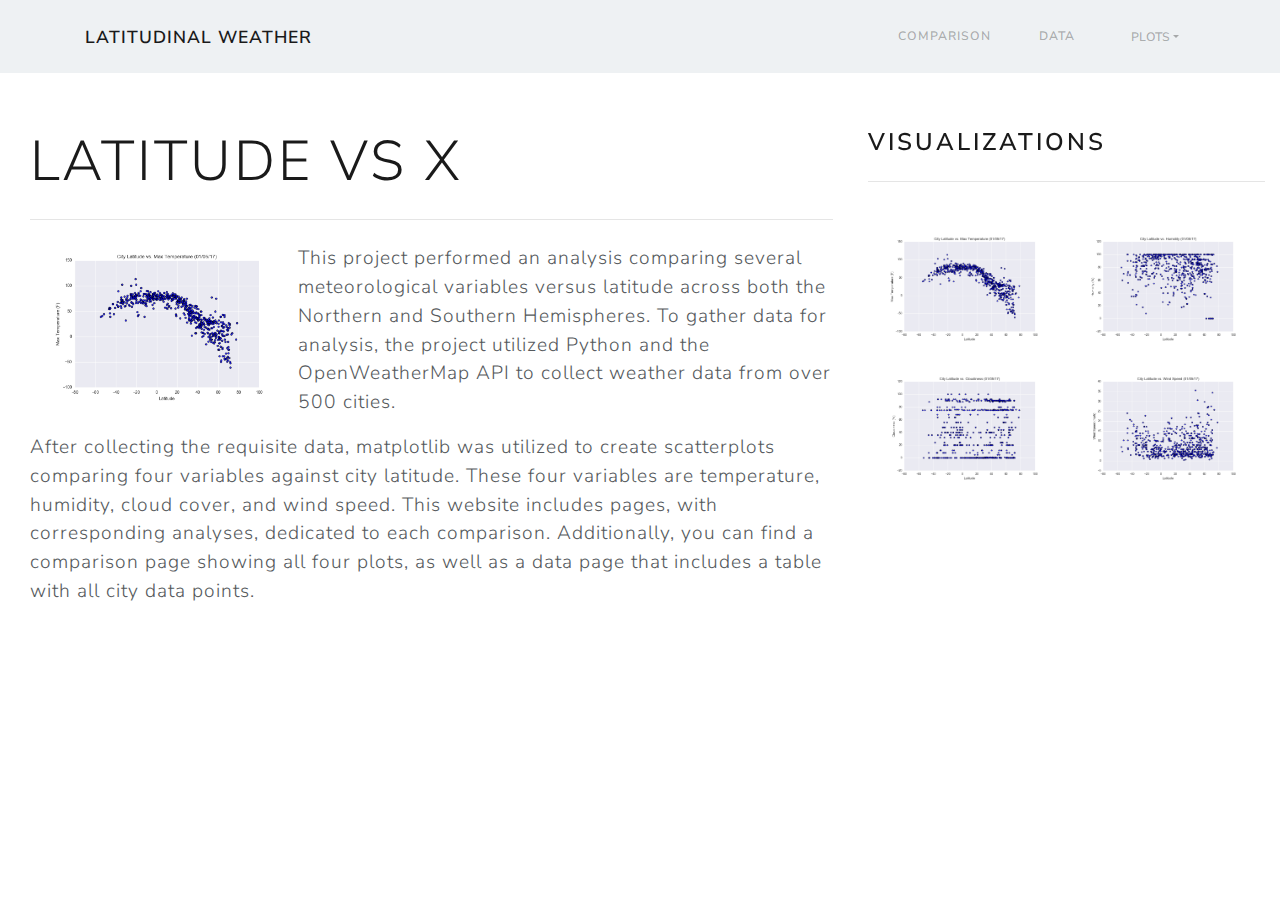
<file: WebVisualizations/index.html>
<!DOCTYPE html>
<html lang="en">
<head>
<meta charset="UTF-8">
<meta name="viewport" content="width=device-width, initial-scale=1.0">
<meta http-equiv="X-UA-Compatible" content="ie=edge">
<link rel="stylesheet" href="./Resources/bootstrap.css">
<link rel="stylesheet" href="https://cdnjs.cloudflare.com/ajax/libs/font-awesome/5.11.2/css/all.min.css">
<link rel="stylesheet" href="./Resources/style.css">
<title>Latitudinal Weather</title>
</head>
<body>

    <nav class="navbar navbar-expand-lg navbar-light fixed-top py-3" id="mainNav">
        <div class="container">
          <a class="navbar-brand js-scroll-trigger" href="#page-top">Latitudinal Weather</a>
          <button class="navbar-toggler navbar-toggler-right" type="button" data-toggle="collapse" data-target="#navbarResponsive" aria-controls="navbarResponsive" aria-expanded="false" aria-label="Toggle navigation">
            <span class="navbar-toggler-icon"></span>
          </button>
          <div class="collapse navbar-collapse" id="navbarResponsive">
            
            <ul class="navbar-nav ml-auto my-2 my-lg-0">
              <li class="nav-item">
                <a class="nav-link js-scroll-trigger" href="./comparison.html">Comparison</a>
              </li>
              <li class="nav-item">
                <a class="nav-link js-scroll-trigger" href="./data.html">Data</a>
              </li>
            </ul>
            <div class="btn-group" role="group" aria-label="Button group with nested dropdown">
              <button type="button" class="btn dropdown-toggle nav-link" data-toggle="dropdown" aria-haspopup="true" aria-expanded="false">Plots</button>
              <div class="dropdown-menu" aria-labelledby="btnGroupDrop1" style="">
                <a class="dropdown-item" href="./visualizations/temp.html">Max Temp</a>
                <a class="dropdown-item" href="./visualizations/hum.html">Humidity</a>
                <a class="dropdown-item" href="./visualizations/clouds.html">Cloudiness</a>
                <a class="dropdown-item" href="./visualizations/wind.html">Wind Speed</a>
              </div>
            </div>
          </div>
        </div>
      </nav>

      <div class='container-fluid front-page'>
        <div class='col-md-8 mt-5' style="float: left">
          <h2 class="display-4">Latitude vs X</h2>
          <hr class="my-4">
          <img class='col-sm-4 float-left' src='./assets/Fig1.png' alt='Visualization of Temperature versus Latitude'>
          <p class="lead">This project performed an analysis comparing several meteorological variables versus latitude across both the Northern and Southern Hemispheres. To gather data for analysis, the project utilized Python and the OpenWeatherMap API to collect weather data from over 500 cities.
          </p>
          <p class="lead">
            After collecting the requisite data, matplotlib was utilized to create scatterplots comparing four variables against city latitude. These four variables are temperature, humidity, cloud cover, and wind speed. This website includes pages, with corresponding analyses, dedicated to each comparison. Additionally, you can find a comparison page showing all four plots, as well as a data page that includes a table with all city data points.
          </p>
        </div>

        <div class='col-md-4 mt-5 viz-grid' style="float: right">
          <h3 class="display-5">Visualizations</h3>
          <hr class="my-4">
          <!--<a href='./plots/temp.html'>
            <img class='col-md-6 col-sm-3 float-left' src='./visualizations/Fig1.png' alt='Visualization of Temperature versus Latitude'>
          </a>
          <img class='col-md-6 col-sm-3 float-right' src='./visualizations/Fig2.png' alt='Visualization of Humidity versus Latitude'>
          <img class='col-md-6 col-sm-3 float-left mt-md-4' src='./visualizations/Fig3.png' alt='Visualization of Cloudiness versus Latitude'>
          <img class='col-md-6 col-sm-3 float-right mt-md-4' src='./visualizations/Fig4.png' alt='Visualization of Wind Speed versus Latitude'>-->
          
          <div class="col-md-6 col-sm-3 float-left mt-md-4">
            <div class="hovereffect">
                <img class="img-responsive col-md-12" src="./assets/Fig1.png" alt="">
                <div class="overlay">
                  <a href="./visualizations/temp.html">
                   <h2>vs Temp</h2>
                  </a>
                </div>
            </div>
          </div>

          <div class="col-md-6 col-sm-3 float-left mt-md-4">
            <div class="hovereffect">
                <img class="img-responsive col-md-12" src="./assets/Fig2.png" alt="">
                <div class="overlay">
                  <a href="./visualizations/hum.html">
                   <h2>vs Humidity</h2>
                  </a>
                </div>
            </div>
          </div>

          <div class="col-md-6 col-sm-3 float-left mt-md-4">
            <div class="hovereffect">
                <img class="img-responsive col-md-12" src="./assets/Fig3.png" alt="">
                <div class="overlay">
                  <a href="./visualizations/clouds.html">
                   <h2>vs Clouds</h2>
                  </a>
                </div>
            </div>
          </div>

          <div class="col-md-6 col-sm-3 float-left mt-md-4">
            <div class="hovereffect">
                <img class="img-responsive col-md-12" src="./assets/Fig4.png" alt="">
                <div class="overlay">
                  <a href="./visualizations/wind.html">
                   <h2>vs Wind</h2>
                  </a>
                </div>
            </div>
          </div>
        </div>

      </div>

<script src="https://cdnjs.cloudflare.com/ajax/libs/jquery/3.4.1/jquery.slim.min.js"></script>
<script src="https://cdnjs.cloudflare.com/ajax/libs/popper.js/1.16.0/umd/popper.min.js"></script>
<script src="https://cdnjs.cloudflare.com/ajax/libs/twitter-bootstrap/4.4.1/js/bootstrap.min.js"></script>
</body>
</html>
</file>
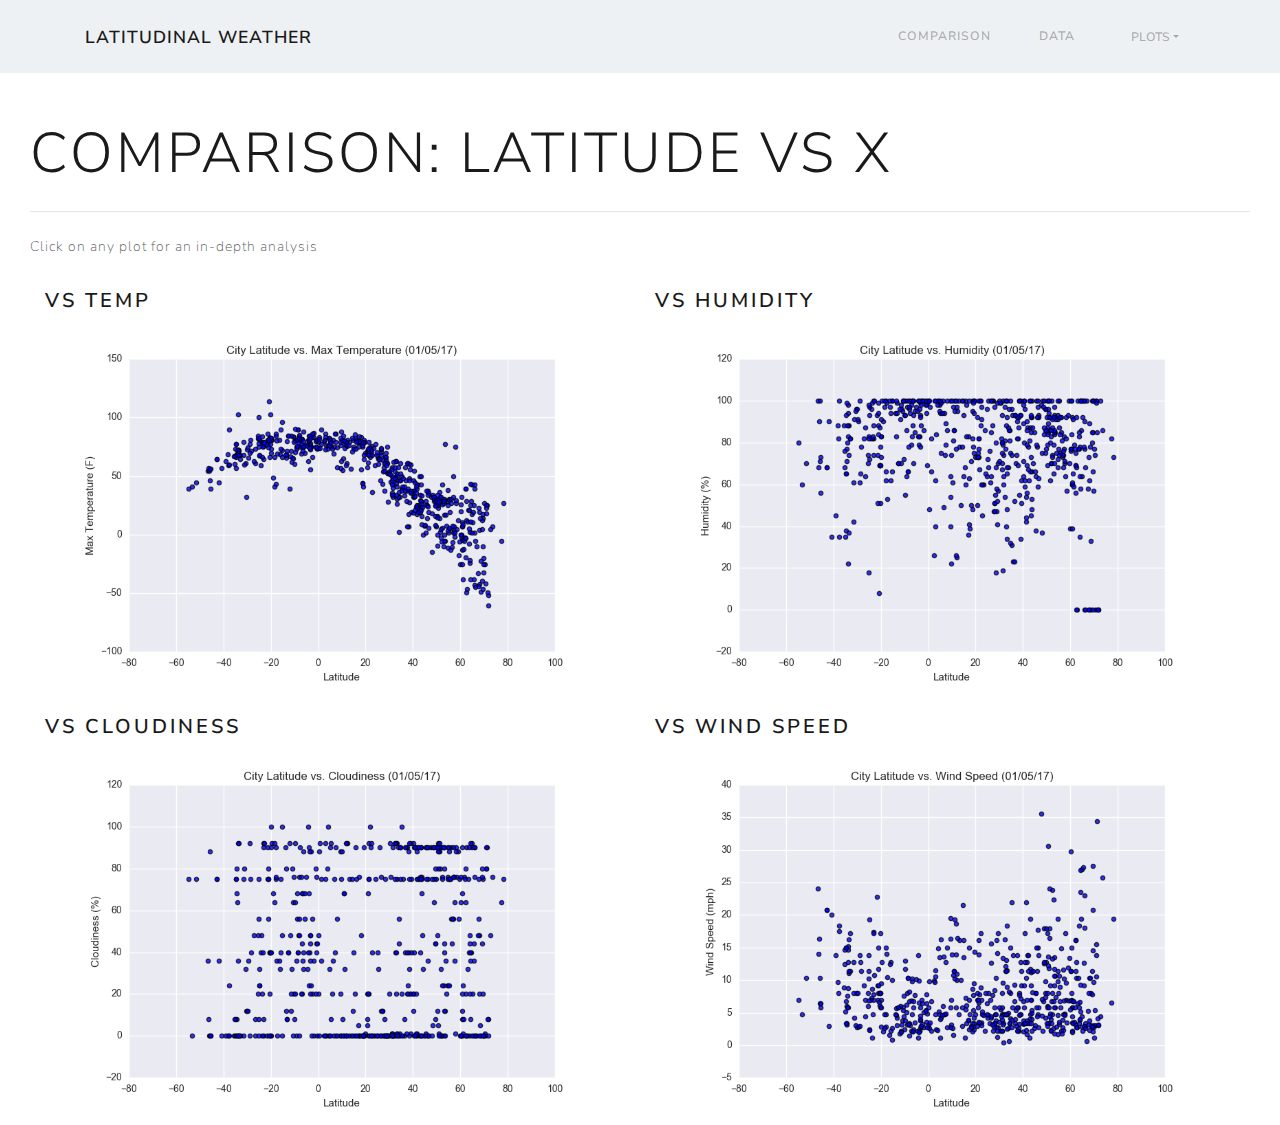
<file: WebVisualizations/comparison.html>
<!DOCTYPE html>
<html lang="en">
<head>
<meta charset="UTF-8">
<meta name="viewport" content="width=device-width, initial-scale=1.0">
<meta http-equiv="X-UA-Compatible" content="ie=edge">
<link rel="stylesheet" href="./Resources/bootstrap.css">
<link rel="stylesheet" href="https://cdnjs.cloudflare.com/ajax/libs/font-awesome/5.11.2/css/all.min.css">
<link rel="stylesheet" href="./Resources/style.css">
<title>Latitudinal Weather</title>
</head>
<body>

    <nav class="navbar navbar-expand-lg navbar-light fixed-top py-3" id="mainNav">
        <div class="container">
          <a class="navbar-brand js-scroll-trigger" href="./index.html">Latitudinal Weather</a>
          <button class="navbar-toggler navbar-toggler-right" type="button" data-toggle="collapse" data-target="#navbarResponsive" aria-controls="navbarResponsive" aria-expanded="false" aria-label="Toggle navigation">
            <span class="navbar-toggler-icon"></span>
          </button>
          <div class="collapse navbar-collapse" id="navbarResponsive">
            
            <ul class="navbar-nav ml-auto my-2 my-lg-0">
              <li class="nav-item">
                <a class="nav-link js-scroll-trigger" href="./comparison.html">Comparison</a>
              </li>
              <li class="nav-item">
                <a class="nav-link js-scroll-trigger" href="./data.html">Data</a>
              </li>
            </ul>
            <div class="btn-group" role="group" aria-label="Button group with nested dropdown">
              <button type="button" class="btn dropdown-toggle nav-link" data-toggle="dropdown" aria-haspopup="true" aria-expanded="false">Plots</button>
              <div class="dropdown-menu" aria-labelledby="btnGroupDrop1" style="">
                <a class="dropdown-item" href="./visualizations/temp.html">Max Temp</a>
                <a class="dropdown-item" href="./visualizations/hum.html">Humidity</a>
                <a class="dropdown-item" href="./visualizations/clouds.html">Cloudiness</a>
                <a class="dropdown-item" href="./visualizations/wind.html">Wind Speed</a>
              </div>
            </div>
          </div>
        </div>
      </nav>

      <div class='container-fluid comparison-page'>
        <div class='col-md-12 mt-5'>
          <h2 class="display-4">Comparison: Latitude vs X</h2>
          <hr class="my-4">
          
          <p>Click on any plot for an in-depth analysis</p>
          
          <div class='col-md-6 col-sm-12 mt-3 float-left'>
            <h4 class="display-5">vs Temp</h4>
            <a href='./visualizations/temp.html'>
              <img class='col-12' src='./assets/Fig1.png' alt='Visualization of Temperature versus Latitude'>
            </a>
          </div>
          <div class='col-md-6 col-sm-12 mt-3 float-right'>
            <h4 class="display-5">vs Humidity</h4>
            <a href='./visualizations/hum.html'>
              <img class='col-12' src='./assets/Fig2.png' alt='Visualization of Humidity versus Latitude'>
            </a>
          </div>
          <div class='col-md-6 col-sm-12 mt-3 float-left'>
            <h4 class="display-5">vs Cloudiness</h4>
            <a href='./visualizations/clouds.html'>
              <img class='col-12' src='./assets/Fig3.png' alt='Visualization of Cloudiness versus Latitude'>
            </a>
          </div>
          <div class='col-md-6 col-sm-12 mt-3 float-right'>
            <h4 class="display-5">vs Wind Speed</h4>
            <a href='./visualizations/wind.html'>
            <img class='col-12' src='./assets/Fig4.png' alt='Visualization of Wind Speed versus Latitude'>
            </a>
          </div>
        </div>
    </div>


<script src="https://cdnjs.cloudflare.com/ajax/libs/jquery/3.4.1/jquery.slim.min.js"></script>
<script src="https://cdnjs.cloudflare.com/ajax/libs/popper.js/1.16.0/umd/popper.min.js"></script>
<script src="https://cdnjs.cloudflare.com/ajax/libs/twitter-bootstrap/4.4.1/js/bootstrap.min.js"></script>
</body>
</html>
</file>
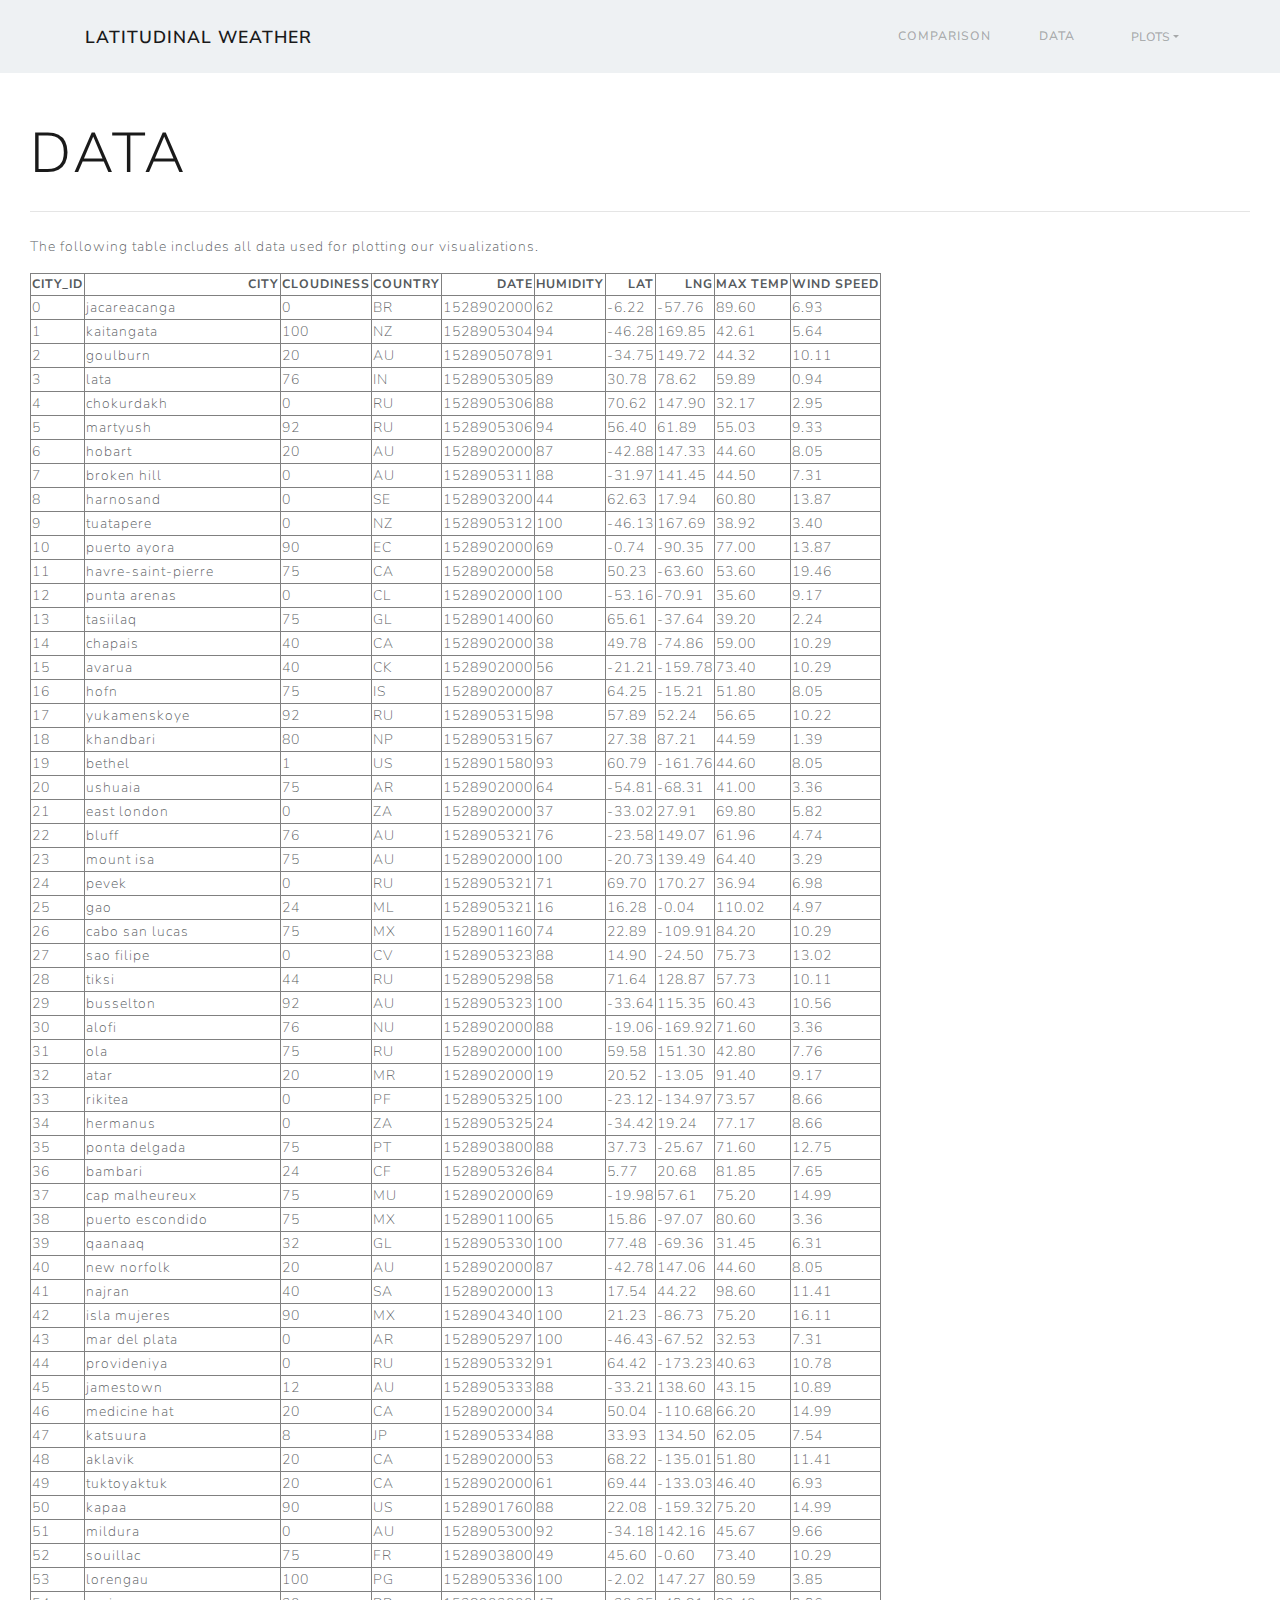
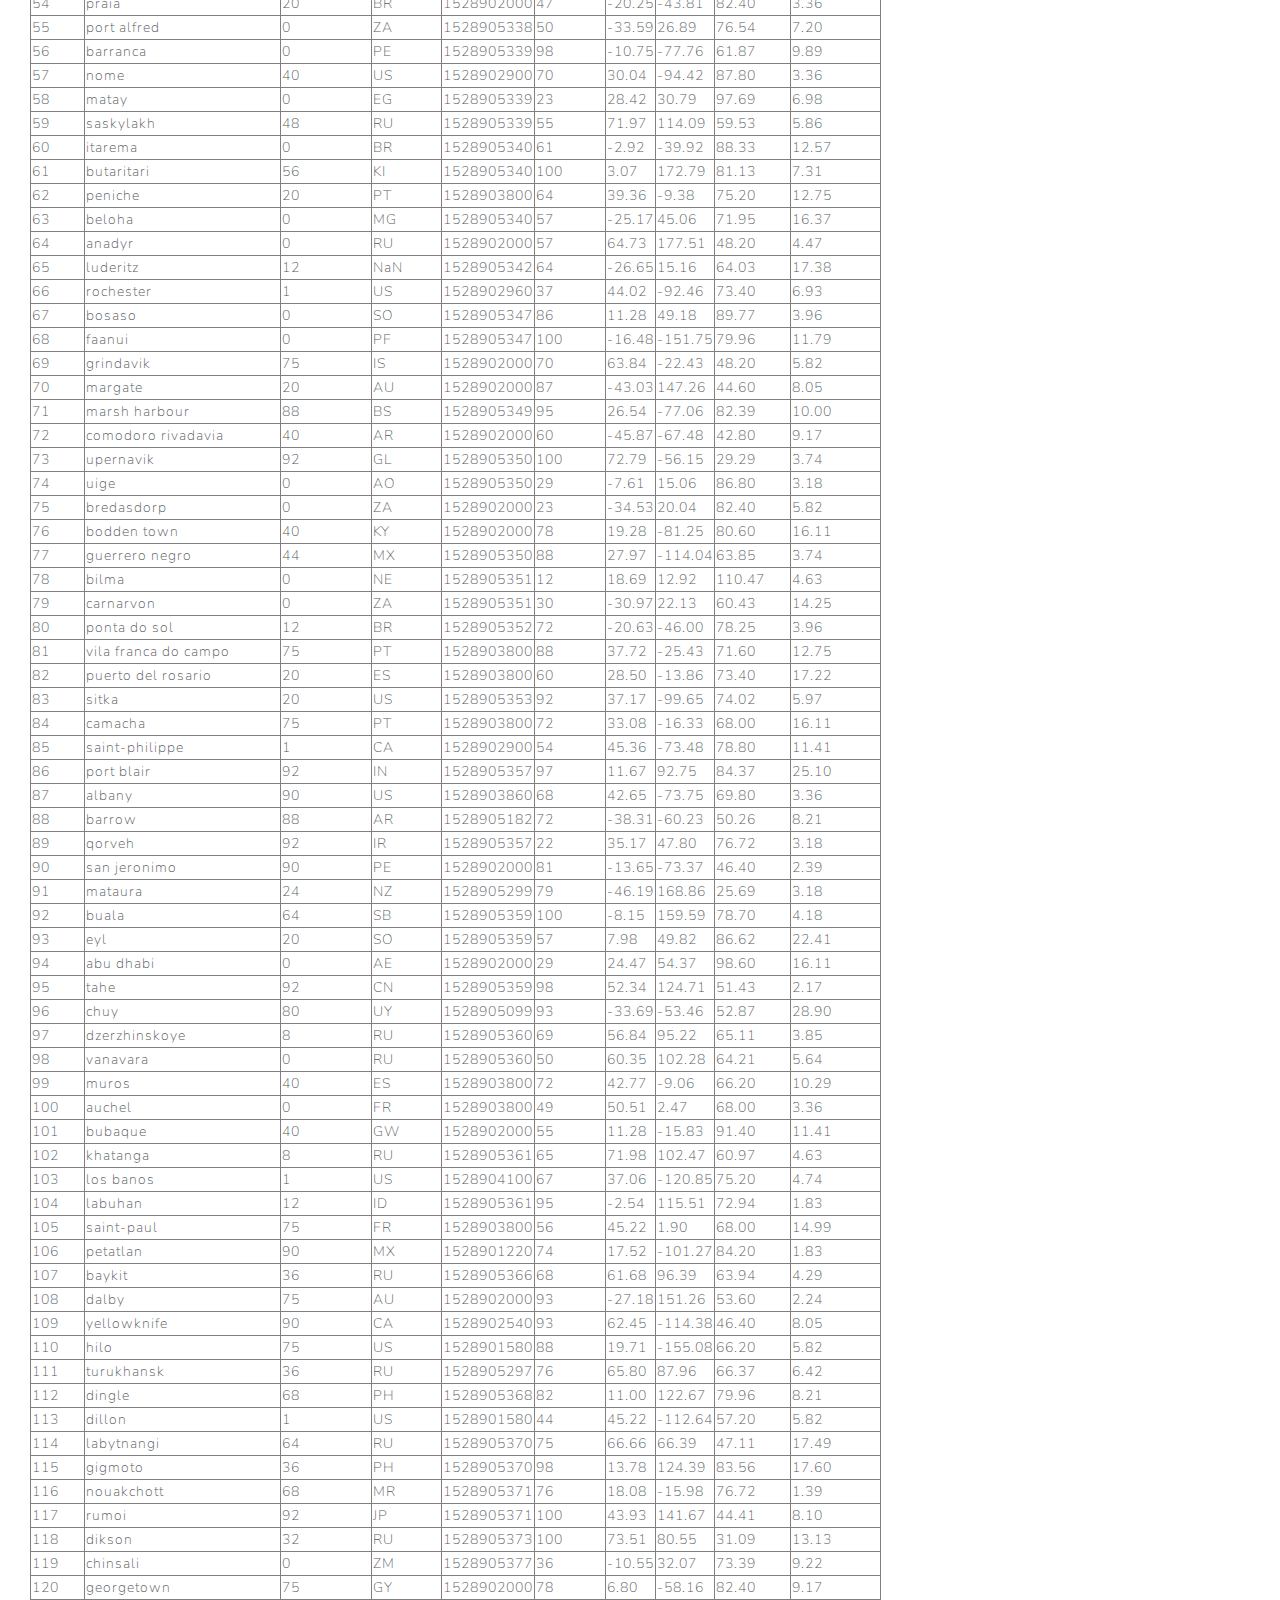
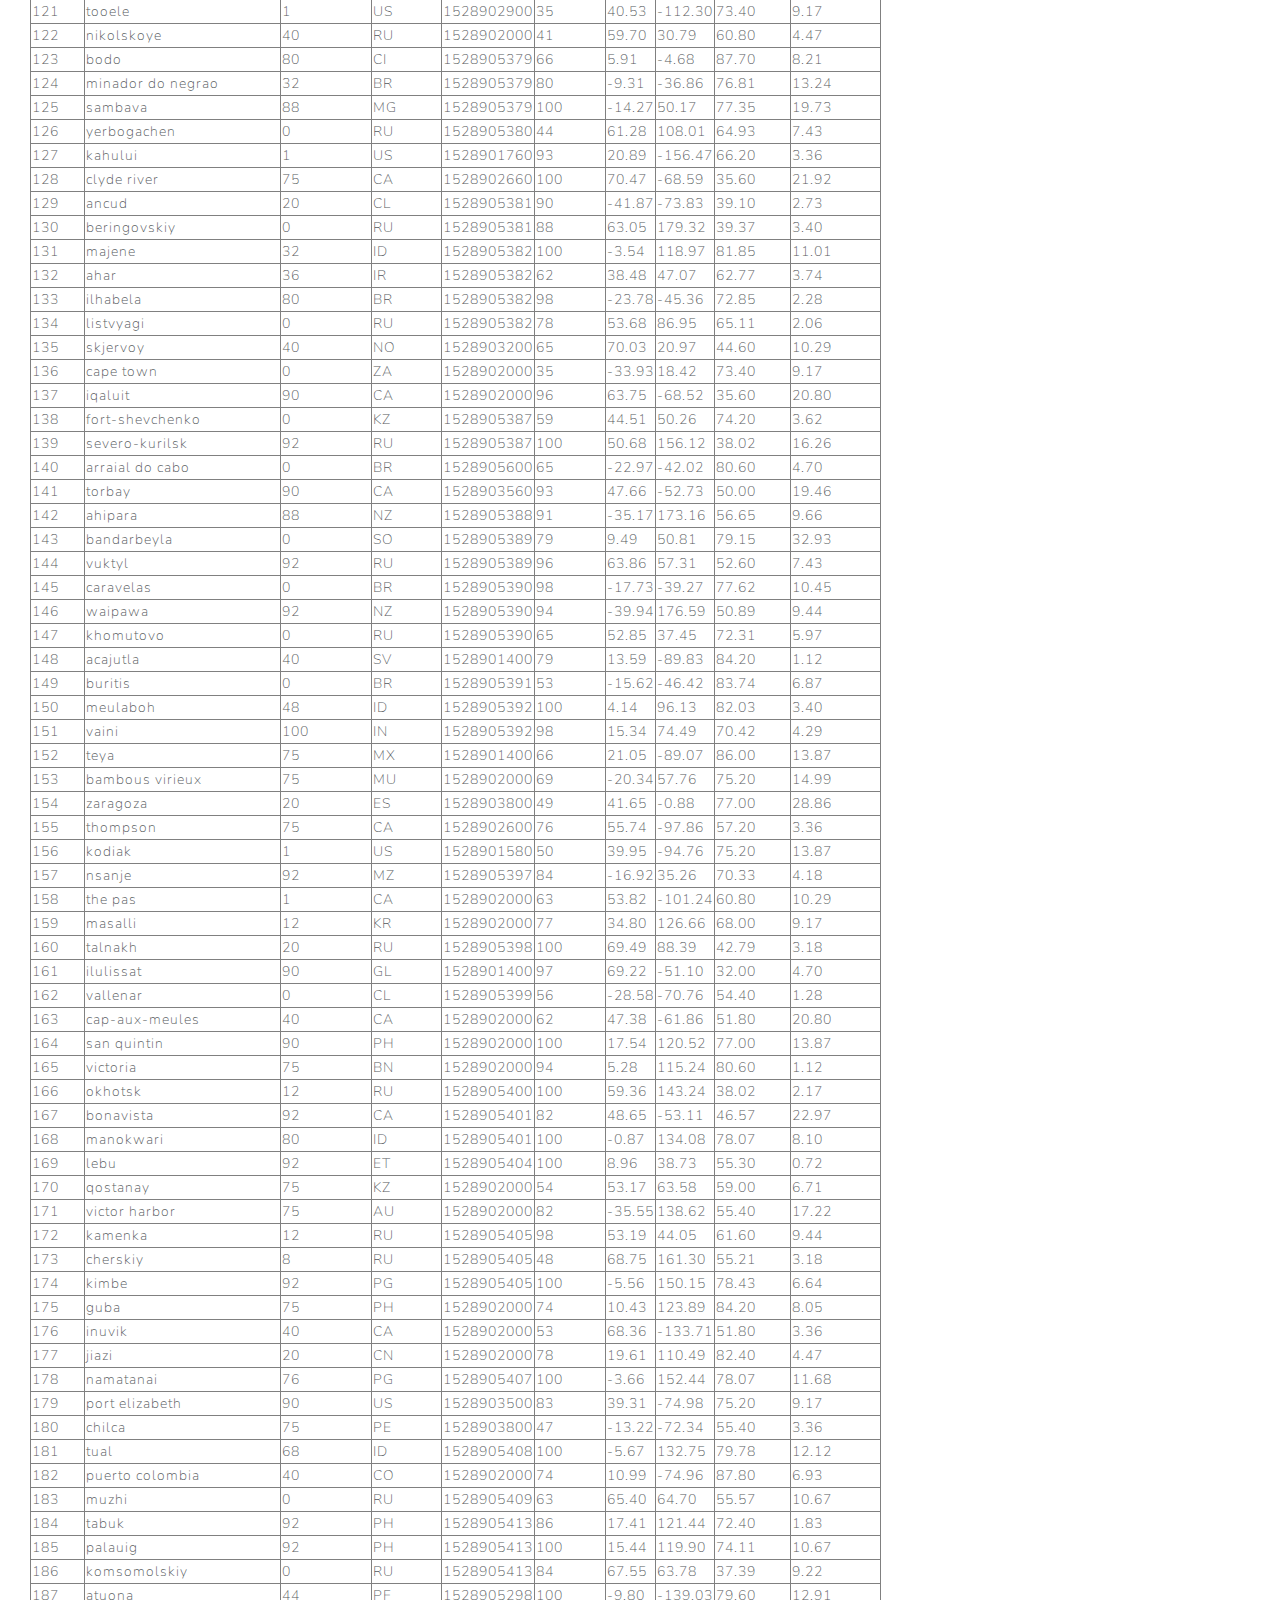
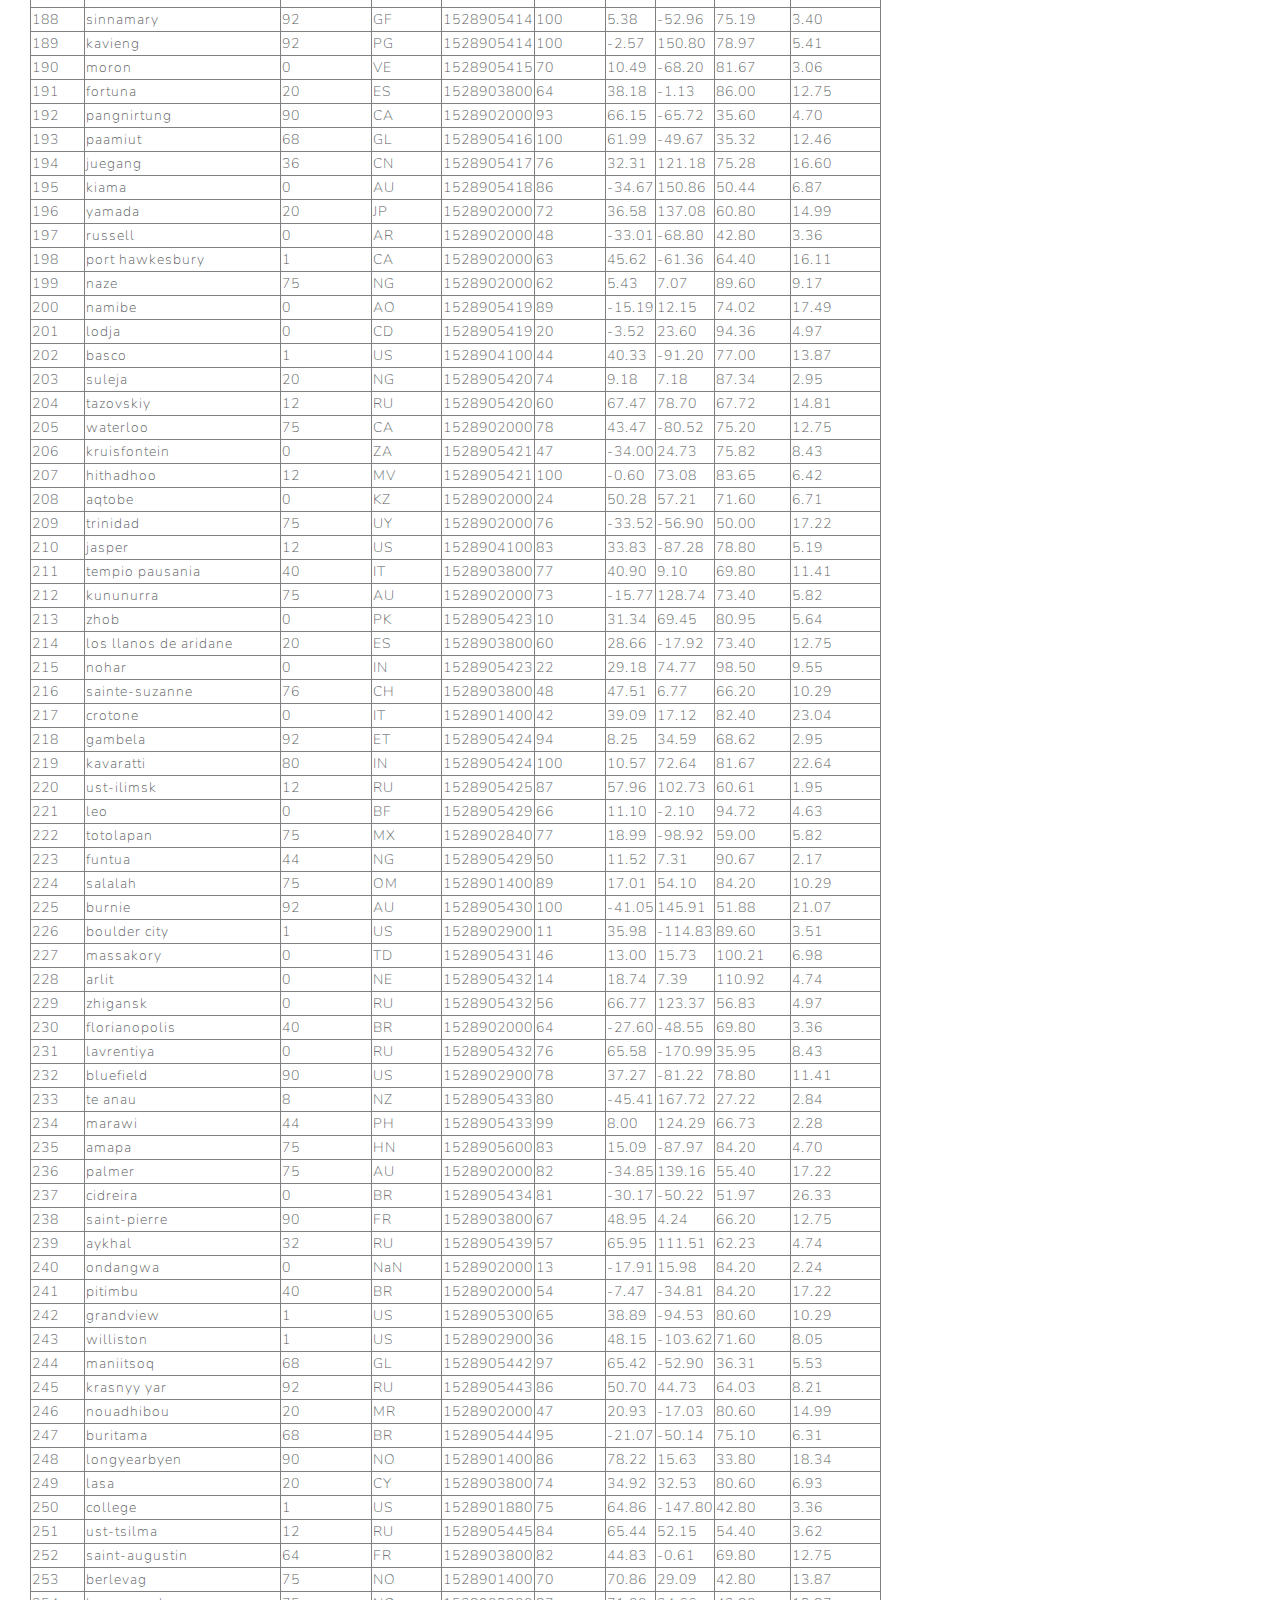
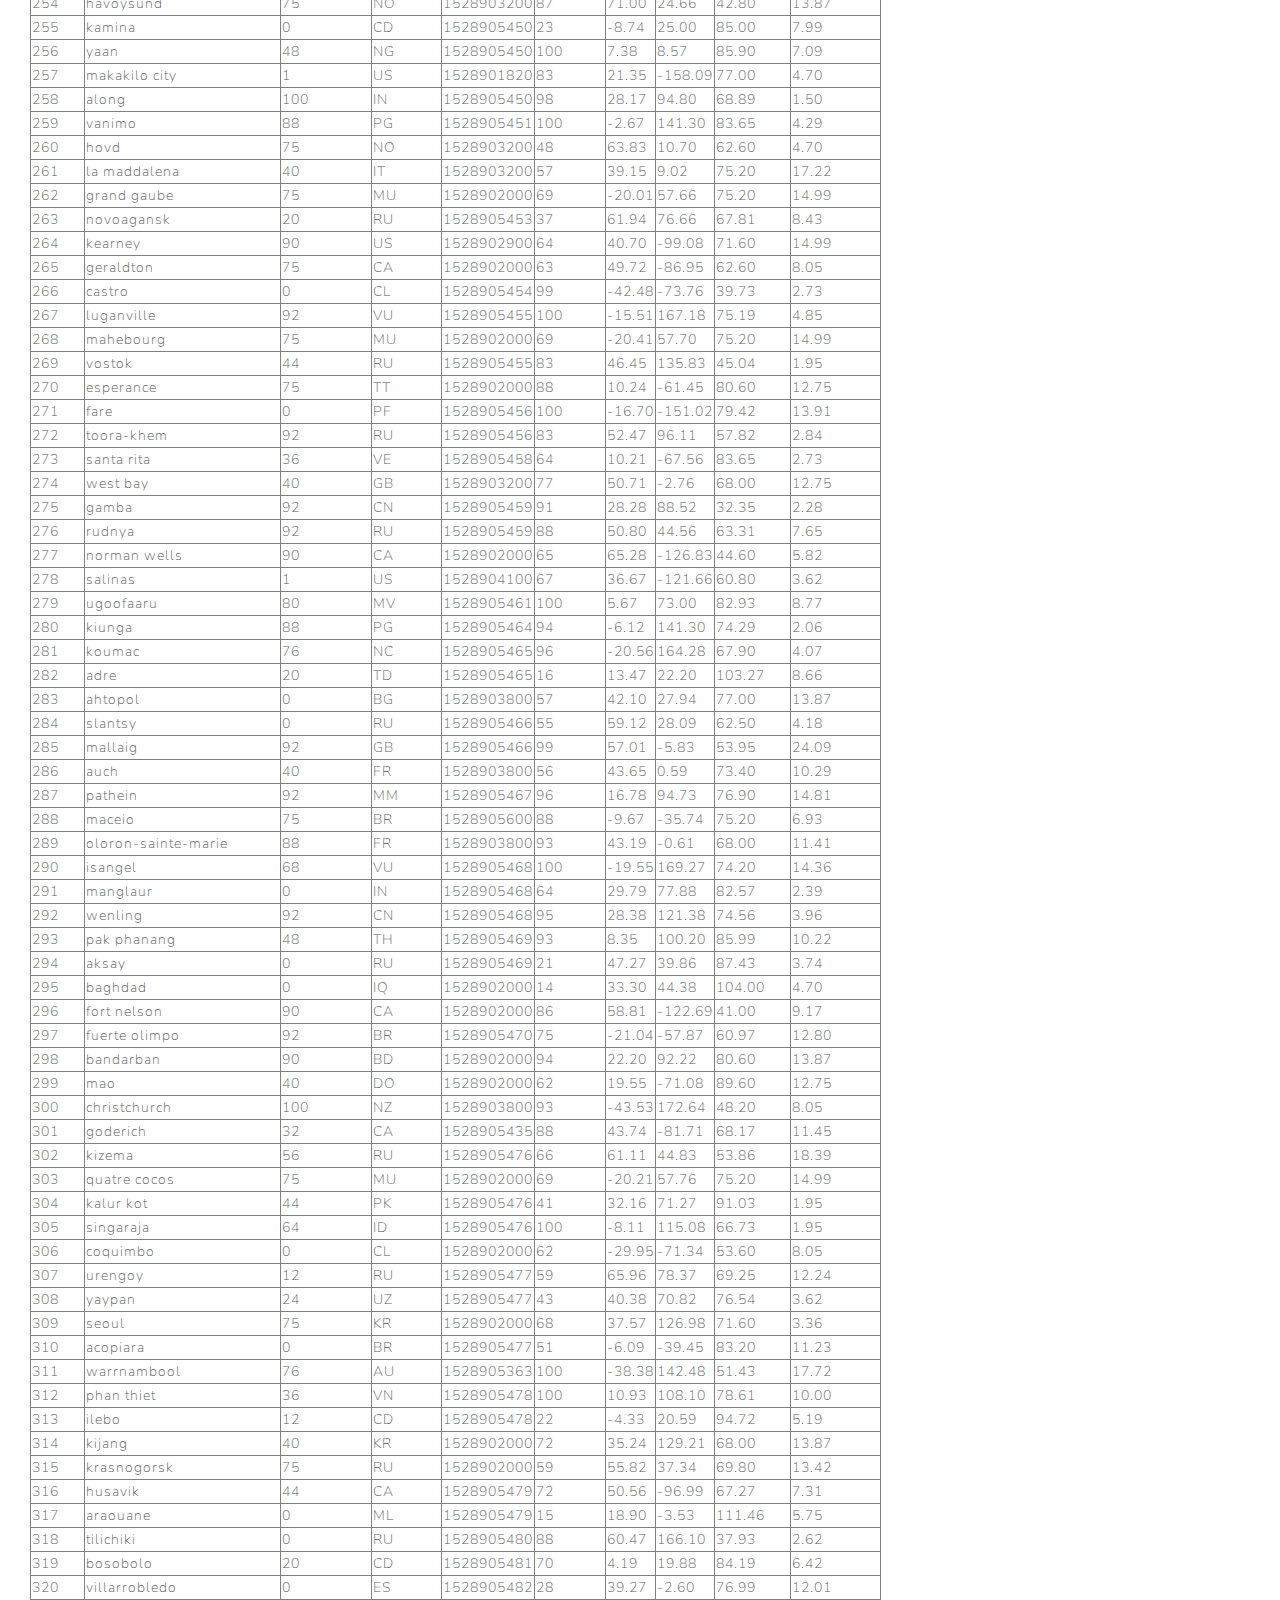
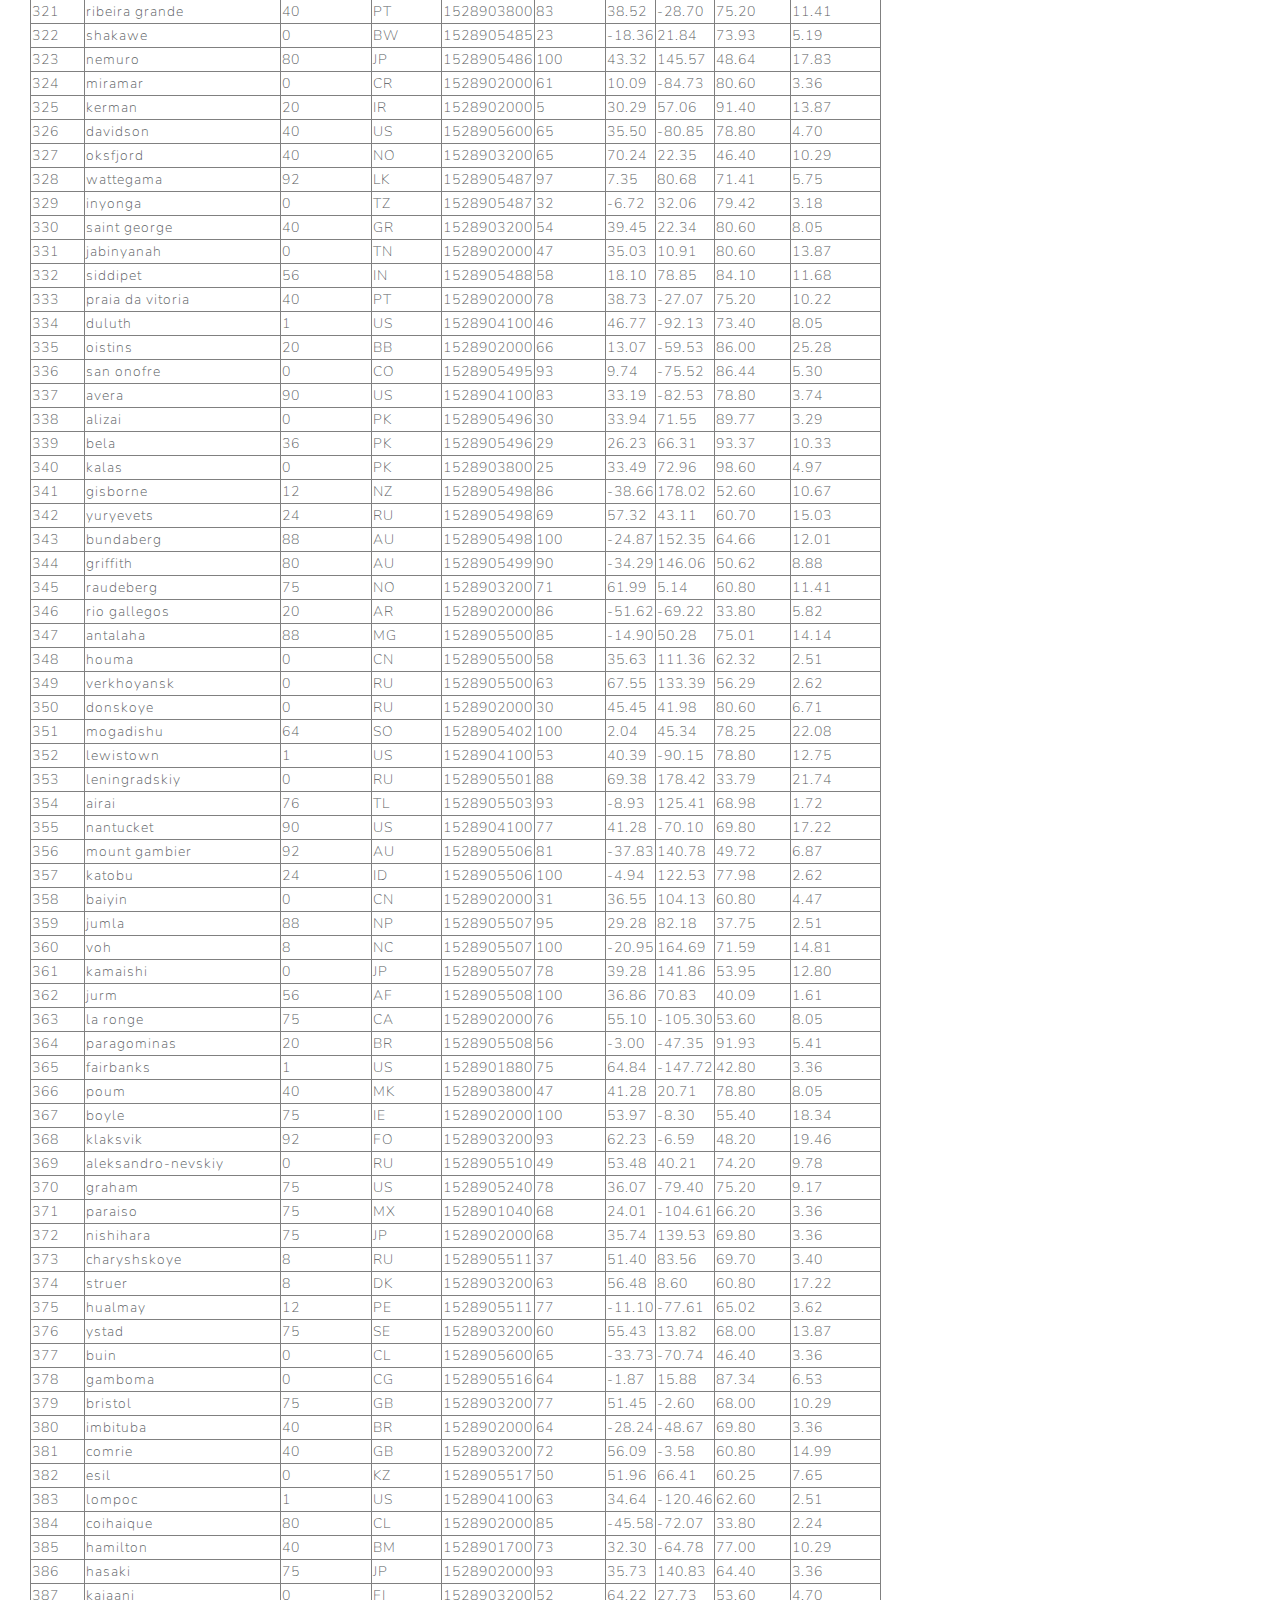
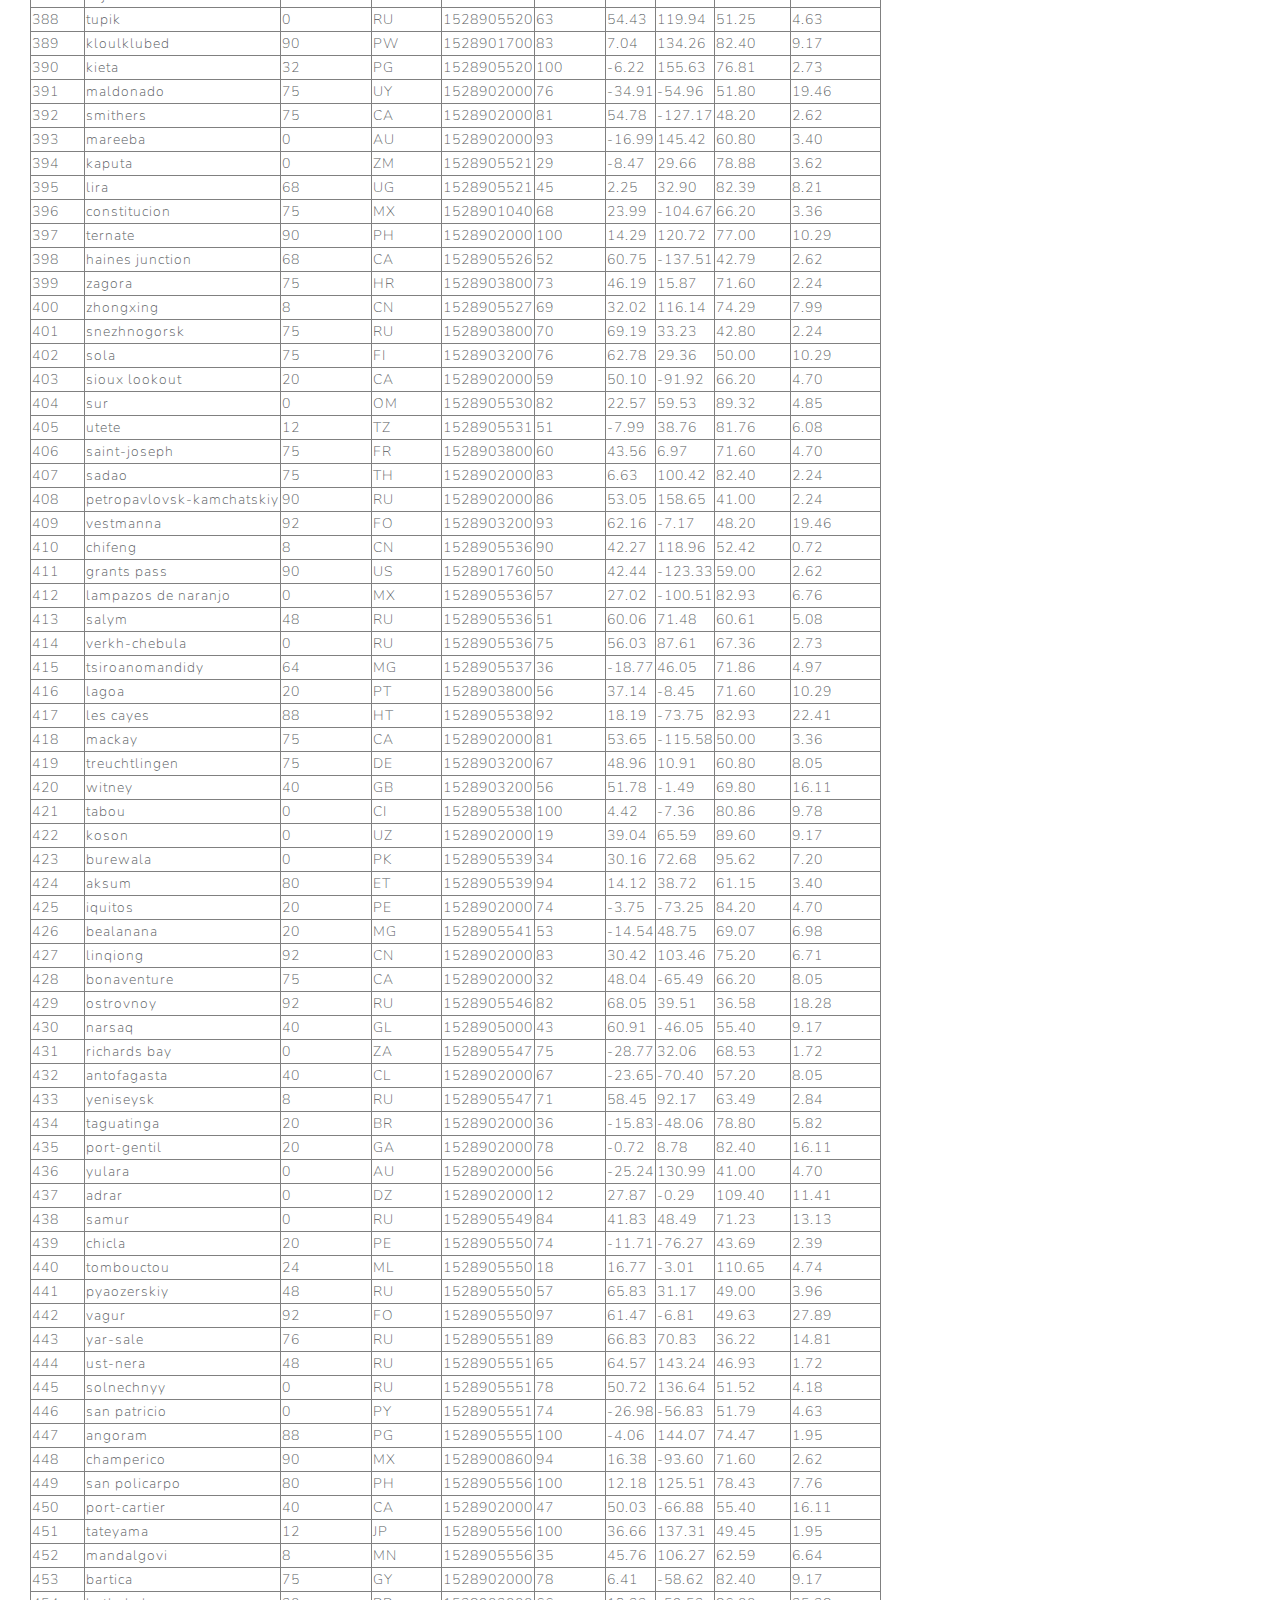
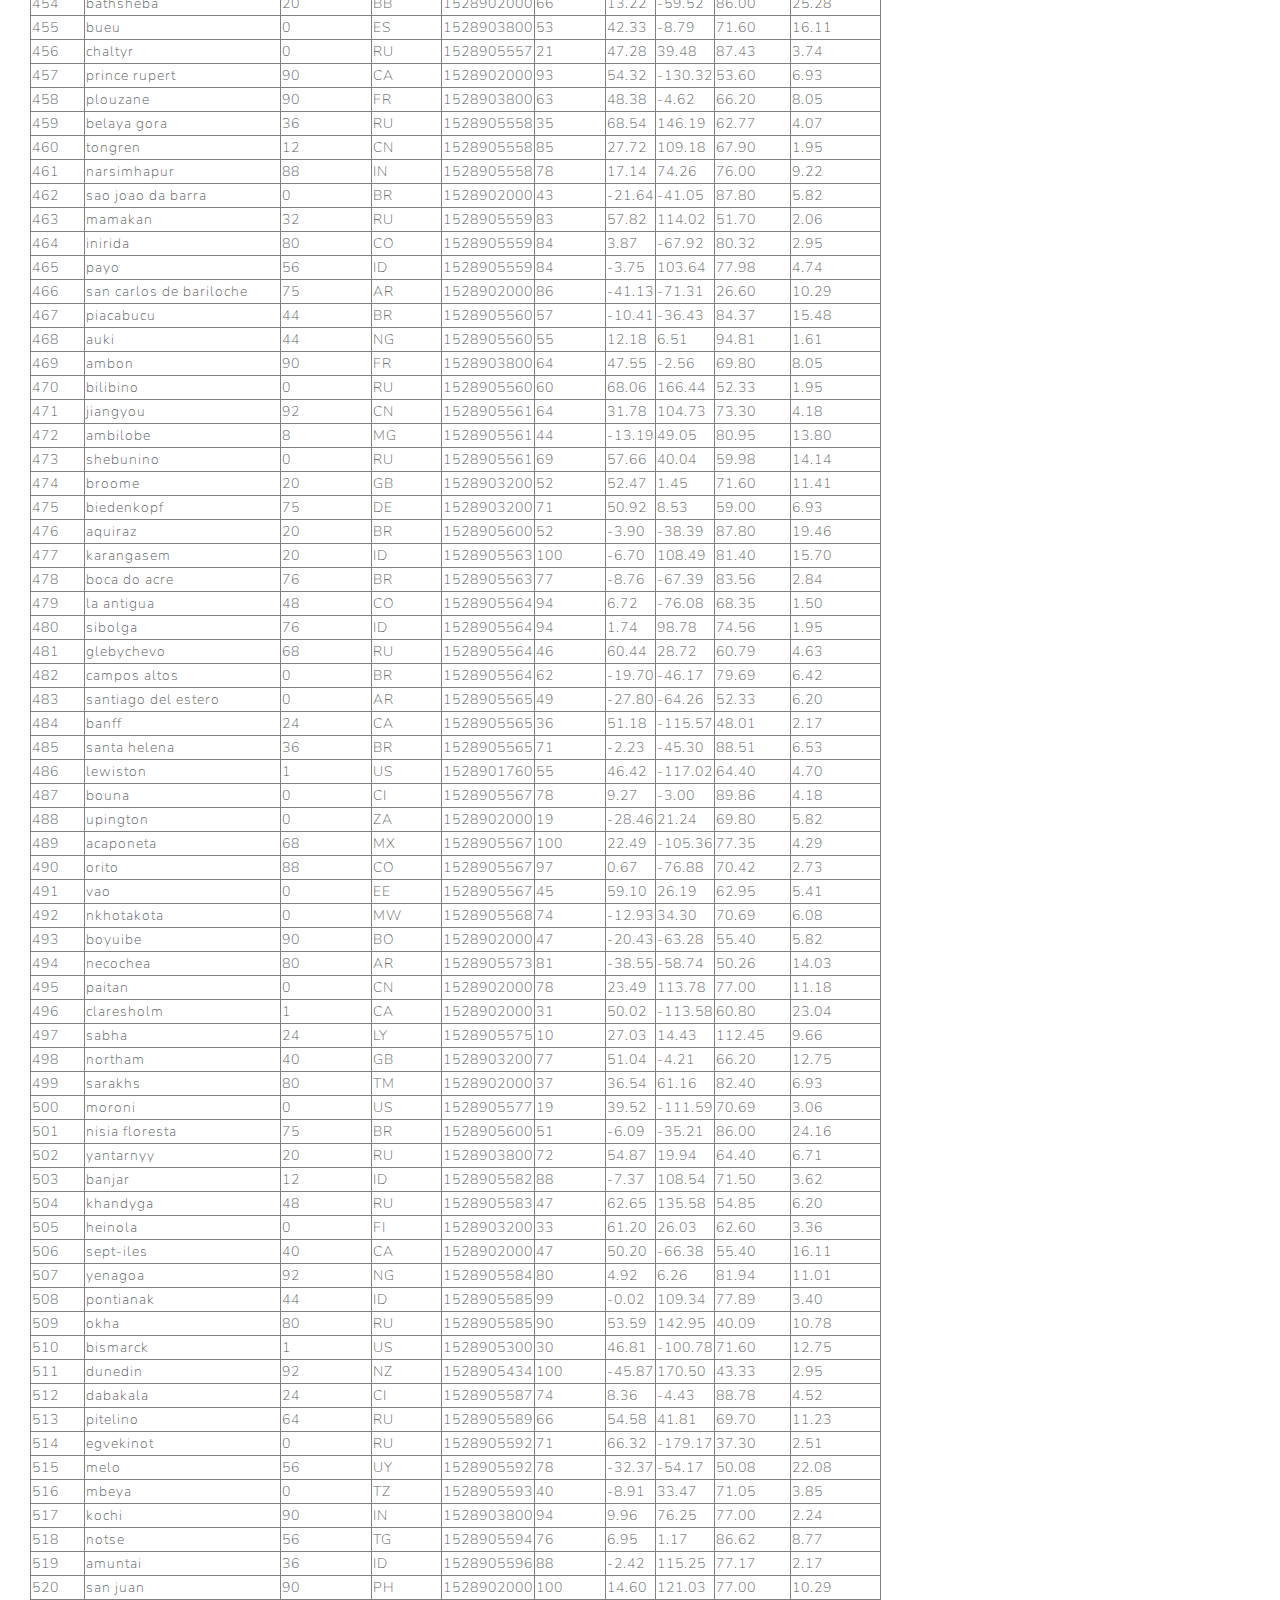
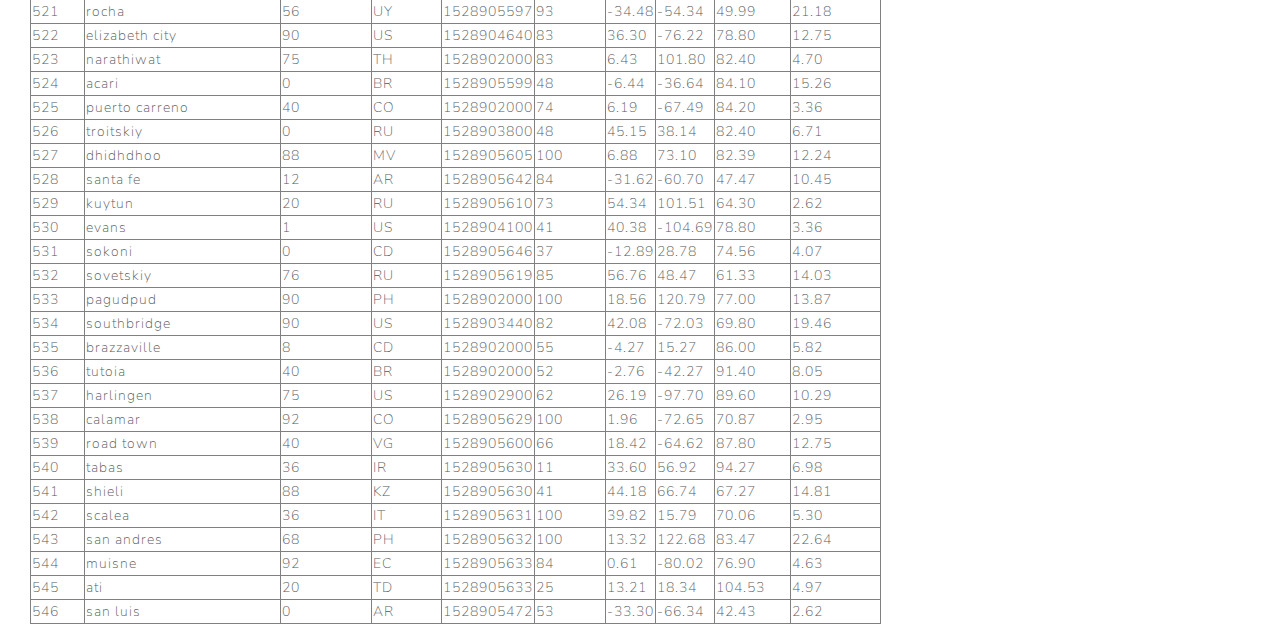
<file: WebVisualizations/data.html>
<!DOCTYPE html>
<html lang="en">
<head>
<meta charset="UTF-8">
<meta name="viewport" content="width=device-width, initial-scale=1.0">
<meta http-equiv="X-UA-Compatible" content="ie=edge">
<link rel="stylesheet" href="./Resources/bootstrap.css">
<link rel="stylesheet" href="https://cdnjs.cloudflare.com/ajax/libs/font-awesome/5.11.2/css/all.min.css">
<link rel="stylesheet" href="./Resources/style.css">
<title>Latitudinal Weather</title>
</head>
<body>

    <nav class="navbar navbar-expand-lg navbar-light fixed-top py-3" id="mainNav">
        <div class="container">
          <a class="navbar-brand js-scroll-trigger" href="./index.html">Latitudinal Weather</a>
          <button class="navbar-toggler navbar-toggler-right" type="button" data-toggle="collapse" data-target="#navbarResponsive" aria-controls="navbarResponsive" aria-expanded="false" aria-label="Toggle navigation">
            <span class="navbar-toggler-icon"></span>
          </button>
          <div class="collapse navbar-collapse" id="navbarResponsive">
            
            <ul class="navbar-nav ml-auto my-2 my-lg-0">
              <li class="nav-item">
                <a class="nav-link js-scroll-trigger" href="./comparison.html">Comparison</a>
              </li>
              <li class="nav-item">
                <a class="nav-link js-scroll-trigger" href="./data.html">Data</a>
              </li>
            </ul>
            <div class="btn-group" role="group" aria-label="Button group with nested dropdown">
              <button type="button" class="btn dropdown-toggle nav-link" data-toggle="dropdown" aria-haspopup="true" aria-expanded="false">Plots</button>
              <div class="dropdown-menu" aria-labelledby="btnGroupDrop1" style="">
                <a class="dropdown-item" href="./visualizations/temp.html">Max Temp</a>
                <a class="dropdown-item" href="./visualizations/hum.html">Humidity</a>
                <a class="dropdown-item" href="./visualizations/clouds.html">Cloudiness</a>
                <a class="dropdown-item" href="./visualizations/wind.html">Wind Speed</a>
              </div>
            </div>
          </div>
        </div>
      </nav>

      <div class='container-fluid comparison-page'>
        <div class='col-md-12 mt-5'>
          <h2 class="display-4">Data</h2>
          <hr class="my-4">
          
          <p>The following table includes all data used for plotting our visualizations.</p>
          
          <table border="1" class="dataframe">
            <thead>
              <tr style="text-align: right;">
                <th>City_ID</th>
                <th>City</th>
                <th>Cloudiness</th>
                <th>Country</th>
                <th>Date</th>
                <th>Humidity</th>
                <th>Lat</th>
                <th>Lng</th>
                <th>Max Temp</th>
                <th>Wind Speed</th>
              </tr>
            </thead>
            <tbody>
              <tr>
                <td>0</td>
                <td>jacareacanga</td>
                <td>0</td>
                <td>BR</td>
                <td>1528902000</td>
                <td>62</td>
                <td>-6.22</td>
                <td>-57.76</td>
                <td>89.60</td>
                <td>6.93</td>
              </tr>
              <tr>
                <td>1</td>
                <td>kaitangata</td>
                <td>100</td>
                <td>NZ</td>
                <td>1528905304</td>
                <td>94</td>
                <td>-46.28</td>
                <td>169.85</td>
                <td>42.61</td>
                <td>5.64</td>
              </tr>
              <tr>
                <td>2</td>
                <td>goulburn</td>
                <td>20</td>
                <td>AU</td>
                <td>1528905078</td>
                <td>91</td>
                <td>-34.75</td>
                <td>149.72</td>
                <td>44.32</td>
                <td>10.11</td>
              </tr>
              <tr>
                <td>3</td>
                <td>lata</td>
                <td>76</td>
                <td>IN</td>
                <td>1528905305</td>
                <td>89</td>
                <td>30.78</td>
                <td>78.62</td>
                <td>59.89</td>
                <td>0.94</td>
              </tr>
              <tr>
                <td>4</td>
                <td>chokurdakh</td>
                <td>0</td>
                <td>RU</td>
                <td>1528905306</td>
                <td>88</td>
                <td>70.62</td>
                <td>147.90</td>
                <td>32.17</td>
                <td>2.95</td>
              </tr>
              <tr>
                <td>5</td>
                <td>martyush</td>
                <td>92</td>
                <td>RU</td>
                <td>1528905306</td>
                <td>94</td>
                <td>56.40</td>
                <td>61.89</td>
                <td>55.03</td>
                <td>9.33</td>
              </tr>
              <tr>
                <td>6</td>
                <td>hobart</td>
                <td>20</td>
                <td>AU</td>
                <td>1528902000</td>
                <td>87</td>
                <td>-42.88</td>
                <td>147.33</td>
                <td>44.60</td>
                <td>8.05</td>
              </tr>
              <tr>
                <td>7</td>
                <td>broken hill</td>
                <td>0</td>
                <td>AU</td>
                <td>1528905311</td>
                <td>88</td>
                <td>-31.97</td>
                <td>141.45</td>
                <td>44.50</td>
                <td>7.31</td>
              </tr>
              <tr>
                <td>8</td>
                <td>harnosand</td>
                <td>0</td>
                <td>SE</td>
                <td>1528903200</td>
                <td>44</td>
                <td>62.63</td>
                <td>17.94</td>
                <td>60.80</td>
                <td>13.87</td>
              </tr>
              <tr>
                <td>9</td>
                <td>tuatapere</td>
                <td>0</td>
                <td>NZ</td>
                <td>1528905312</td>
                <td>100</td>
                <td>-46.13</td>
                <td>167.69</td>
                <td>38.92</td>
                <td>3.40</td>
              </tr>
              <tr>
                <td>10</td>
                <td>puerto ayora</td>
                <td>90</td>
                <td>EC</td>
                <td>1528902000</td>
                <td>69</td>
                <td>-0.74</td>
                <td>-90.35</td>
                <td>77.00</td>
                <td>13.87</td>
              </tr>
              <tr>
                <td>11</td>
                <td>havre-saint-pierre</td>
                <td>75</td>
                <td>CA</td>
                <td>1528902000</td>
                <td>58</td>
                <td>50.23</td>
                <td>-63.60</td>
                <td>53.60</td>
                <td>19.46</td>
              </tr>
              <tr>
                <td>12</td>
                <td>punta arenas</td>
                <td>0</td>
                <td>CL</td>
                <td>1528902000</td>
                <td>100</td>
                <td>-53.16</td>
                <td>-70.91</td>
                <td>35.60</td>
                <td>9.17</td>
              </tr>
              <tr>
                <td>13</td>
                <td>tasiilaq</td>
                <td>75</td>
                <td>GL</td>
                <td>1528901400</td>
                <td>60</td>
                <td>65.61</td>
                <td>-37.64</td>
                <td>39.20</td>
                <td>2.24</td>
              </tr>
              <tr>
                <td>14</td>
                <td>chapais</td>
                <td>40</td>
                <td>CA</td>
                <td>1528902000</td>
                <td>38</td>
                <td>49.78</td>
                <td>-74.86</td>
                <td>59.00</td>
                <td>10.29</td>
              </tr>
              <tr>
                <td>15</td>
                <td>avarua</td>
                <td>40</td>
                <td>CK</td>
                <td>1528902000</td>
                <td>56</td>
                <td>-21.21</td>
                <td>-159.78</td>
                <td>73.40</td>
                <td>10.29</td>
              </tr>
              <tr>
                <td>16</td>
                <td>hofn</td>
                <td>75</td>
                <td>IS</td>
                <td>1528902000</td>
                <td>87</td>
                <td>64.25</td>
                <td>-15.21</td>
                <td>51.80</td>
                <td>8.05</td>
              </tr>
              <tr>
                <td>17</td>
                <td>yukamenskoye</td>
                <td>92</td>
                <td>RU</td>
                <td>1528905315</td>
                <td>98</td>
                <td>57.89</td>
                <td>52.24</td>
                <td>56.65</td>
                <td>10.22</td>
              </tr>
              <tr>
                <td>18</td>
                <td>khandbari</td>
                <td>80</td>
                <td>NP</td>
                <td>1528905315</td>
                <td>67</td>
                <td>27.38</td>
                <td>87.21</td>
                <td>44.59</td>
                <td>1.39</td>
              </tr>
              <tr>
                <td>19</td>
                <td>bethel</td>
                <td>1</td>
                <td>US</td>
                <td>1528901580</td>
                <td>93</td>
                <td>60.79</td>
                <td>-161.76</td>
                <td>44.60</td>
                <td>8.05</td>
              </tr>
              <tr>
                <td>20</td>
                <td>ushuaia</td>
                <td>75</td>
                <td>AR</td>
                <td>1528902000</td>
                <td>64</td>
                <td>-54.81</td>
                <td>-68.31</td>
                <td>41.00</td>
                <td>3.36</td>
              </tr>
              <tr>
                <td>21</td>
                <td>east london</td>
                <td>0</td>
                <td>ZA</td>
                <td>1528902000</td>
                <td>37</td>
                <td>-33.02</td>
                <td>27.91</td>
                <td>69.80</td>
                <td>5.82</td>
              </tr>
              <tr>
                <td>22</td>
                <td>bluff</td>
                <td>76</td>
                <td>AU</td>
                <td>1528905321</td>
                <td>76</td>
                <td>-23.58</td>
                <td>149.07</td>
                <td>61.96</td>
                <td>4.74</td>
              </tr>
              <tr>
                <td>23</td>
                <td>mount isa</td>
                <td>75</td>
                <td>AU</td>
                <td>1528902000</td>
                <td>100</td>
                <td>-20.73</td>
                <td>139.49</td>
                <td>64.40</td>
                <td>3.29</td>
              </tr>
              <tr>
                <td>24</td>
                <td>pevek</td>
                <td>0</td>
                <td>RU</td>
                <td>1528905321</td>
                <td>71</td>
                <td>69.70</td>
                <td>170.27</td>
                <td>36.94</td>
                <td>6.98</td>
              </tr>
              <tr>
                <td>25</td>
                <td>gao</td>
                <td>24</td>
                <td>ML</td>
                <td>1528905321</td>
                <td>16</td>
                <td>16.28</td>
                <td>-0.04</td>
                <td>110.02</td>
                <td>4.97</td>
              </tr>
              <tr>
                <td>26</td>
                <td>cabo san lucas</td>
                <td>75</td>
                <td>MX</td>
                <td>1528901160</td>
                <td>74</td>
                <td>22.89</td>
                <td>-109.91</td>
                <td>84.20</td>
                <td>10.29</td>
              </tr>
              <tr>
                <td>27</td>
                <td>sao filipe</td>
                <td>0</td>
                <td>CV</td>
                <td>1528905323</td>
                <td>88</td>
                <td>14.90</td>
                <td>-24.50</td>
                <td>75.73</td>
                <td>13.02</td>
              </tr>
              <tr>
                <td>28</td>
                <td>tiksi</td>
                <td>44</td>
                <td>RU</td>
                <td>1528905298</td>
                <td>58</td>
                <td>71.64</td>
                <td>128.87</td>
                <td>57.73</td>
                <td>10.11</td>
              </tr>
              <tr>
                <td>29</td>
                <td>busselton</td>
                <td>92</td>
                <td>AU</td>
                <td>1528905323</td>
                <td>100</td>
                <td>-33.64</td>
                <td>115.35</td>
                <td>60.43</td>
                <td>10.56</td>
              </tr>
              <tr>
                <td>30</td>
                <td>alofi</td>
                <td>76</td>
                <td>NU</td>
                <td>1528902000</td>
                <td>88</td>
                <td>-19.06</td>
                <td>-169.92</td>
                <td>71.60</td>
                <td>3.36</td>
              </tr>
              <tr>
                <td>31</td>
                <td>ola</td>
                <td>75</td>
                <td>RU</td>
                <td>1528902000</td>
                <td>100</td>
                <td>59.58</td>
                <td>151.30</td>
                <td>42.80</td>
                <td>7.76</td>
              </tr>
              <tr>
                <td>32</td>
                <td>atar</td>
                <td>20</td>
                <td>MR</td>
                <td>1528902000</td>
                <td>19</td>
                <td>20.52</td>
                <td>-13.05</td>
                <td>91.40</td>
                <td>9.17</td>
              </tr>
              <tr>
                <td>33</td>
                <td>rikitea</td>
                <td>0</td>
                <td>PF</td>
                <td>1528905325</td>
                <td>100</td>
                <td>-23.12</td>
                <td>-134.97</td>
                <td>73.57</td>
                <td>8.66</td>
              </tr>
              <tr>
                <td>34</td>
                <td>hermanus</td>
                <td>0</td>
                <td>ZA</td>
                <td>1528905325</td>
                <td>24</td>
                <td>-34.42</td>
                <td>19.24</td>
                <td>77.17</td>
                <td>8.66</td>
              </tr>
              <tr>
                <td>35</td>
                <td>ponta delgada</td>
                <td>75</td>
                <td>PT</td>
                <td>1528903800</td>
                <td>88</td>
                <td>37.73</td>
                <td>-25.67</td>
                <td>71.60</td>
                <td>12.75</td>
              </tr>
              <tr>
                <td>36</td>
                <td>bambari</td>
                <td>24</td>
                <td>CF</td>
                <td>1528905326</td>
                <td>84</td>
                <td>5.77</td>
                <td>20.68</td>
                <td>81.85</td>
                <td>7.65</td>
              </tr>
              <tr>
                <td>37</td>
                <td>cap malheureux</td>
                <td>75</td>
                <td>MU</td>
                <td>1528902000</td>
                <td>69</td>
                <td>-19.98</td>
                <td>57.61</td>
                <td>75.20</td>
                <td>14.99</td>
              </tr>
              <tr>
                <td>38</td>
                <td>puerto escondido</td>
                <td>75</td>
                <td>MX</td>
                <td>1528901100</td>
                <td>65</td>
                <td>15.86</td>
                <td>-97.07</td>
                <td>80.60</td>
                <td>3.36</td>
              </tr>
              <tr>
                <td>39</td>
                <td>qaanaaq</td>
                <td>32</td>
                <td>GL</td>
                <td>1528905330</td>
                <td>100</td>
                <td>77.48</td>
                <td>-69.36</td>
                <td>31.45</td>
                <td>6.31</td>
              </tr>
              <tr>
                <td>40</td>
                <td>new norfolk</td>
                <td>20</td>
                <td>AU</td>
                <td>1528902000</td>
                <td>87</td>
                <td>-42.78</td>
                <td>147.06</td>
                <td>44.60</td>
                <td>8.05</td>
              </tr>
              <tr>
                <td>41</td>
                <td>najran</td>
                <td>40</td>
                <td>SA</td>
                <td>1528902000</td>
                <td>13</td>
                <td>17.54</td>
                <td>44.22</td>
                <td>98.60</td>
                <td>11.41</td>
              </tr>
              <tr>
                <td>42</td>
                <td>isla mujeres</td>
                <td>90</td>
                <td>MX</td>
                <td>1528904340</td>
                <td>100</td>
                <td>21.23</td>
                <td>-86.73</td>
                <td>75.20</td>
                <td>16.11</td>
              </tr>
              <tr>
                <td>43</td>
                <td>mar del plata</td>
                <td>0</td>
                <td>AR</td>
                <td>1528905297</td>
                <td>100</td>
                <td>-46.43</td>
                <td>-67.52</td>
                <td>32.53</td>
                <td>7.31</td>
              </tr>
              <tr>
                <td>44</td>
                <td>provideniya</td>
                <td>0</td>
                <td>RU</td>
                <td>1528905332</td>
                <td>91</td>
                <td>64.42</td>
                <td>-173.23</td>
                <td>40.63</td>
                <td>10.78</td>
              </tr>
              <tr>
                <td>45</td>
                <td>jamestown</td>
                <td>12</td>
                <td>AU</td>
                <td>1528905333</td>
                <td>88</td>
                <td>-33.21</td>
                <td>138.60</td>
                <td>43.15</td>
                <td>10.89</td>
              </tr>
              <tr>
                <td>46</td>
                <td>medicine hat</td>
                <td>20</td>
                <td>CA</td>
                <td>1528902000</td>
                <td>34</td>
                <td>50.04</td>
                <td>-110.68</td>
                <td>66.20</td>
                <td>14.99</td>
              </tr>
              <tr>
                <td>47</td>
                <td>katsuura</td>
                <td>8</td>
                <td>JP</td>
                <td>1528905334</td>
                <td>88</td>
                <td>33.93</td>
                <td>134.50</td>
                <td>62.05</td>
                <td>7.54</td>
              </tr>
              <tr>
                <td>48</td>
                <td>aklavik</td>
                <td>20</td>
                <td>CA</td>
                <td>1528902000</td>
                <td>53</td>
                <td>68.22</td>
                <td>-135.01</td>
                <td>51.80</td>
                <td>11.41</td>
              </tr>
              <tr>
                <td>49</td>
                <td>tuktoyaktuk</td>
                <td>20</td>
                <td>CA</td>
                <td>1528902000</td>
                <td>61</td>
                <td>69.44</td>
                <td>-133.03</td>
                <td>46.40</td>
                <td>6.93</td>
              </tr>
              <tr>
                <td>50</td>
                <td>kapaa</td>
                <td>90</td>
                <td>US</td>
                <td>1528901760</td>
                <td>88</td>
                <td>22.08</td>
                <td>-159.32</td>
                <td>75.20</td>
                <td>14.99</td>
              </tr>
              <tr>
                <td>51</td>
                <td>mildura</td>
                <td>0</td>
                <td>AU</td>
                <td>1528905300</td>
                <td>92</td>
                <td>-34.18</td>
                <td>142.16</td>
                <td>45.67</td>
                <td>9.66</td>
              </tr>
              <tr>
                <td>52</td>
                <td>souillac</td>
                <td>75</td>
                <td>FR</td>
                <td>1528903800</td>
                <td>49</td>
                <td>45.60</td>
                <td>-0.60</td>
                <td>73.40</td>
                <td>10.29</td>
              </tr>
              <tr>
                <td>53</td>
                <td>lorengau</td>
                <td>100</td>
                <td>PG</td>
                <td>1528905336</td>
                <td>100</td>
                <td>-2.02</td>
                <td>147.27</td>
                <td>80.59</td>
                <td>3.85</td>
              </tr>
              <tr>
                <td>54</td>
                <td>praia</td>
                <td>20</td>
                <td>BR</td>
                <td>1528902000</td>
                <td>47</td>
                <td>-20.25</td>
                <td>-43.81</td>
                <td>82.40</td>
                <td>3.36</td>
              </tr>
              <tr>
                <td>55</td>
                <td>port alfred</td>
                <td>0</td>
                <td>ZA</td>
                <td>1528905338</td>
                <td>50</td>
                <td>-33.59</td>
                <td>26.89</td>
                <td>76.54</td>
                <td>7.20</td>
              </tr>
              <tr>
                <td>56</td>
                <td>barranca</td>
                <td>0</td>
                <td>PE</td>
                <td>1528905339</td>
                <td>98</td>
                <td>-10.75</td>
                <td>-77.76</td>
                <td>61.87</td>
                <td>9.89</td>
              </tr>
              <tr>
                <td>57</td>
                <td>nome</td>
                <td>40</td>
                <td>US</td>
                <td>1528902900</td>
                <td>70</td>
                <td>30.04</td>
                <td>-94.42</td>
                <td>87.80</td>
                <td>3.36</td>
              </tr>
              <tr>
                <td>58</td>
                <td>matay</td>
                <td>0</td>
                <td>EG</td>
                <td>1528905339</td>
                <td>23</td>
                <td>28.42</td>
                <td>30.79</td>
                <td>97.69</td>
                <td>6.98</td>
              </tr>
              <tr>
                <td>59</td>
                <td>saskylakh</td>
                <td>48</td>
                <td>RU</td>
                <td>1528905339</td>
                <td>55</td>
                <td>71.97</td>
                <td>114.09</td>
                <td>59.53</td>
                <td>5.86</td>
              </tr>
              <tr>
                <td>60</td>
                <td>itarema</td>
                <td>0</td>
                <td>BR</td>
                <td>1528905340</td>
                <td>61</td>
                <td>-2.92</td>
                <td>-39.92</td>
                <td>88.33</td>
                <td>12.57</td>
              </tr>
              <tr>
                <td>61</td>
                <td>butaritari</td>
                <td>56</td>
                <td>KI</td>
                <td>1528905340</td>
                <td>100</td>
                <td>3.07</td>
                <td>172.79</td>
                <td>81.13</td>
                <td>7.31</td>
              </tr>
              <tr>
                <td>62</td>
                <td>peniche</td>
                <td>20</td>
                <td>PT</td>
                <td>1528903800</td>
                <td>64</td>
                <td>39.36</td>
                <td>-9.38</td>
                <td>75.20</td>
                <td>12.75</td>
              </tr>
              <tr>
                <td>63</td>
                <td>beloha</td>
                <td>0</td>
                <td>MG</td>
                <td>1528905340</td>
                <td>57</td>
                <td>-25.17</td>
                <td>45.06</td>
                <td>71.95</td>
                <td>16.37</td>
              </tr>
              <tr>
                <td>64</td>
                <td>anadyr</td>
                <td>0</td>
                <td>RU</td>
                <td>1528902000</td>
                <td>57</td>
                <td>64.73</td>
                <td>177.51</td>
                <td>48.20</td>
                <td>4.47</td>
              </tr>
              <tr>
                <td>65</td>
                <td>luderitz</td>
                <td>12</td>
                <td>NaN</td>
                <td>1528905342</td>
                <td>64</td>
                <td>-26.65</td>
                <td>15.16</td>
                <td>64.03</td>
                <td>17.38</td>
              </tr>
              <tr>
                <td>66</td>
                <td>rochester</td>
                <td>1</td>
                <td>US</td>
                <td>1528902960</td>
                <td>37</td>
                <td>44.02</td>
                <td>-92.46</td>
                <td>73.40</td>
                <td>6.93</td>
              </tr>
              <tr>
                <td>67</td>
                <td>bosaso</td>
                <td>0</td>
                <td>SO</td>
                <td>1528905347</td>
                <td>86</td>
                <td>11.28</td>
                <td>49.18</td>
                <td>89.77</td>
                <td>3.96</td>
              </tr>
              <tr>
                <td>68</td>
                <td>faanui</td>
                <td>0</td>
                <td>PF</td>
                <td>1528905347</td>
                <td>100</td>
                <td>-16.48</td>
                <td>-151.75</td>
                <td>79.96</td>
                <td>11.79</td>
              </tr>
              <tr>
                <td>69</td>
                <td>grindavik</td>
                <td>75</td>
                <td>IS</td>
                <td>1528902000</td>
                <td>70</td>
                <td>63.84</td>
                <td>-22.43</td>
                <td>48.20</td>
                <td>5.82</td>
              </tr>
              <tr>
                <td>70</td>
                <td>margate</td>
                <td>20</td>
                <td>AU</td>
                <td>1528902000</td>
                <td>87</td>
                <td>-43.03</td>
                <td>147.26</td>
                <td>44.60</td>
                <td>8.05</td>
              </tr>
              <tr>
                <td>71</td>
                <td>marsh harbour</td>
                <td>88</td>
                <td>BS</td>
                <td>1528905349</td>
                <td>95</td>
                <td>26.54</td>
                <td>-77.06</td>
                <td>82.39</td>
                <td>10.00</td>
              </tr>
              <tr>
                <td>72</td>
                <td>comodoro rivadavia</td>
                <td>40</td>
                <td>AR</td>
                <td>1528902000</td>
                <td>60</td>
                <td>-45.87</td>
                <td>-67.48</td>
                <td>42.80</td>
                <td>9.17</td>
              </tr>
              <tr>
                <td>73</td>
                <td>upernavik</td>
                <td>92</td>
                <td>GL</td>
                <td>1528905350</td>
                <td>100</td>
                <td>72.79</td>
                <td>-56.15</td>
                <td>29.29</td>
                <td>3.74</td>
              </tr>
              <tr>
                <td>74</td>
                <td>uige</td>
                <td>0</td>
                <td>AO</td>
                <td>1528905350</td>
                <td>29</td>
                <td>-7.61</td>
                <td>15.06</td>
                <td>86.80</td>
                <td>3.18</td>
              </tr>
              <tr>
                <td>75</td>
                <td>bredasdorp</td>
                <td>0</td>
                <td>ZA</td>
                <td>1528902000</td>
                <td>23</td>
                <td>-34.53</td>
                <td>20.04</td>
                <td>82.40</td>
                <td>5.82</td>
              </tr>
              <tr>
                <td>76</td>
                <td>bodden town</td>
                <td>40</td>
                <td>KY</td>
                <td>1528902000</td>
                <td>78</td>
                <td>19.28</td>
                <td>-81.25</td>
                <td>80.60</td>
                <td>16.11</td>
              </tr>
              <tr>
                <td>77</td>
                <td>guerrero negro</td>
                <td>44</td>
                <td>MX</td>
                <td>1528905350</td>
                <td>88</td>
                <td>27.97</td>
                <td>-114.04</td>
                <td>63.85</td>
                <td>3.74</td>
              </tr>
              <tr>
                <td>78</td>
                <td>bilma</td>
                <td>0</td>
                <td>NE</td>
                <td>1528905351</td>
                <td>12</td>
                <td>18.69</td>
                <td>12.92</td>
                <td>110.47</td>
                <td>4.63</td>
              </tr>
              <tr>
                <td>79</td>
                <td>carnarvon</td>
                <td>0</td>
                <td>ZA</td>
                <td>1528905351</td>
                <td>30</td>
                <td>-30.97</td>
                <td>22.13</td>
                <td>60.43</td>
                <td>14.25</td>
              </tr>
              <tr>
                <td>80</td>
                <td>ponta do sol</td>
                <td>12</td>
                <td>BR</td>
                <td>1528905352</td>
                <td>72</td>
                <td>-20.63</td>
                <td>-46.00</td>
                <td>78.25</td>
                <td>3.96</td>
              </tr>
              <tr>
                <td>81</td>
                <td>vila franca do campo</td>
                <td>75</td>
                <td>PT</td>
                <td>1528903800</td>
                <td>88</td>
                <td>37.72</td>
                <td>-25.43</td>
                <td>71.60</td>
                <td>12.75</td>
              </tr>
              <tr>
                <td>82</td>
                <td>puerto del rosario</td>
                <td>20</td>
                <td>ES</td>
                <td>1528903800</td>
                <td>60</td>
                <td>28.50</td>
                <td>-13.86</td>
                <td>73.40</td>
                <td>17.22</td>
              </tr>
              <tr>
                <td>83</td>
                <td>sitka</td>
                <td>20</td>
                <td>US</td>
                <td>1528905353</td>
                <td>92</td>
                <td>37.17</td>
                <td>-99.65</td>
                <td>74.02</td>
                <td>5.97</td>
              </tr>
              <tr>
                <td>84</td>
                <td>camacha</td>
                <td>75</td>
                <td>PT</td>
                <td>1528903800</td>
                <td>72</td>
                <td>33.08</td>
                <td>-16.33</td>
                <td>68.00</td>
                <td>16.11</td>
              </tr>
              <tr>
                <td>85</td>
                <td>saint-philippe</td>
                <td>1</td>
                <td>CA</td>
                <td>1528902900</td>
                <td>54</td>
                <td>45.36</td>
                <td>-73.48</td>
                <td>78.80</td>
                <td>11.41</td>
              </tr>
              <tr>
                <td>86</td>
                <td>port blair</td>
                <td>92</td>
                <td>IN</td>
                <td>1528905357</td>
                <td>97</td>
                <td>11.67</td>
                <td>92.75</td>
                <td>84.37</td>
                <td>25.10</td>
              </tr>
              <tr>
                <td>87</td>
                <td>albany</td>
                <td>90</td>
                <td>US</td>
                <td>1528903860</td>
                <td>68</td>
                <td>42.65</td>
                <td>-73.75</td>
                <td>69.80</td>
                <td>3.36</td>
              </tr>
              <tr>
                <td>88</td>
                <td>barrow</td>
                <td>88</td>
                <td>AR</td>
                <td>1528905182</td>
                <td>72</td>
                <td>-38.31</td>
                <td>-60.23</td>
                <td>50.26</td>
                <td>8.21</td>
              </tr>
              <tr>
                <td>89</td>
                <td>qorveh</td>
                <td>92</td>
                <td>IR</td>
                <td>1528905357</td>
                <td>22</td>
                <td>35.17</td>
                <td>47.80</td>
                <td>76.72</td>
                <td>3.18</td>
              </tr>
              <tr>
                <td>90</td>
                <td>san jeronimo</td>
                <td>90</td>
                <td>PE</td>
                <td>1528902000</td>
                <td>81</td>
                <td>-13.65</td>
                <td>-73.37</td>
                <td>46.40</td>
                <td>2.39</td>
              </tr>
              <tr>
                <td>91</td>
                <td>mataura</td>
                <td>24</td>
                <td>NZ</td>
                <td>1528905299</td>
                <td>79</td>
                <td>-46.19</td>
                <td>168.86</td>
                <td>25.69</td>
                <td>3.18</td>
              </tr>
              <tr>
                <td>92</td>
                <td>buala</td>
                <td>64</td>
                <td>SB</td>
                <td>1528905359</td>
                <td>100</td>
                <td>-8.15</td>
                <td>159.59</td>
                <td>78.70</td>
                <td>4.18</td>
              </tr>
              <tr>
                <td>93</td>
                <td>eyl</td>
                <td>20</td>
                <td>SO</td>
                <td>1528905359</td>
                <td>57</td>
                <td>7.98</td>
                <td>49.82</td>
                <td>86.62</td>
                <td>22.41</td>
              </tr>
              <tr>
                <td>94</td>
                <td>abu dhabi</td>
                <td>0</td>
                <td>AE</td>
                <td>1528902000</td>
                <td>29</td>
                <td>24.47</td>
                <td>54.37</td>
                <td>98.60</td>
                <td>16.11</td>
              </tr>
              <tr>
                <td>95</td>
                <td>tahe</td>
                <td>92</td>
                <td>CN</td>
                <td>1528905359</td>
                <td>98</td>
                <td>52.34</td>
                <td>124.71</td>
                <td>51.43</td>
                <td>2.17</td>
              </tr>
              <tr>
                <td>96</td>
                <td>chuy</td>
                <td>80</td>
                <td>UY</td>
                <td>1528905099</td>
                <td>93</td>
                <td>-33.69</td>
                <td>-53.46</td>
                <td>52.87</td>
                <td>28.90</td>
              </tr>
              <tr>
                <td>97</td>
                <td>dzerzhinskoye</td>
                <td>8</td>
                <td>RU</td>
                <td>1528905360</td>
                <td>69</td>
                <td>56.84</td>
                <td>95.22</td>
                <td>65.11</td>
                <td>3.85</td>
              </tr>
              <tr>
                <td>98</td>
                <td>vanavara</td>
                <td>0</td>
                <td>RU</td>
                <td>1528905360</td>
                <td>50</td>
                <td>60.35</td>
                <td>102.28</td>
                <td>64.21</td>
                <td>5.64</td>
              </tr>
              <tr>
                <td>99</td>
                <td>muros</td>
                <td>40</td>
                <td>ES</td>
                <td>1528903800</td>
                <td>72</td>
                <td>42.77</td>
                <td>-9.06</td>
                <td>66.20</td>
                <td>10.29</td>
              </tr>
              <tr>
                <td>100</td>
                <td>auchel</td>
                <td>0</td>
                <td>FR</td>
                <td>1528903800</td>
                <td>49</td>
                <td>50.51</td>
                <td>2.47</td>
                <td>68.00</td>
                <td>3.36</td>
              </tr>
              <tr>
                <td>101</td>
                <td>bubaque</td>
                <td>40</td>
                <td>GW</td>
                <td>1528902000</td>
                <td>55</td>
                <td>11.28</td>
                <td>-15.83</td>
                <td>91.40</td>
                <td>11.41</td>
              </tr>
              <tr>
                <td>102</td>
                <td>khatanga</td>
                <td>8</td>
                <td>RU</td>
                <td>1528905361</td>
                <td>65</td>
                <td>71.98</td>
                <td>102.47</td>
                <td>60.97</td>
                <td>4.63</td>
              </tr>
              <tr>
                <td>103</td>
                <td>los banos</td>
                <td>1</td>
                <td>US</td>
                <td>1528904100</td>
                <td>67</td>
                <td>37.06</td>
                <td>-120.85</td>
                <td>75.20</td>
                <td>4.74</td>
              </tr>
              <tr>
                <td>104</td>
                <td>labuhan</td>
                <td>12</td>
                <td>ID</td>
                <td>1528905361</td>
                <td>95</td>
                <td>-2.54</td>
                <td>115.51</td>
                <td>72.94</td>
                <td>1.83</td>
              </tr>
              <tr>
                <td>105</td>
                <td>saint-paul</td>
                <td>75</td>
                <td>FR</td>
                <td>1528903800</td>
                <td>56</td>
                <td>45.22</td>
                <td>1.90</td>
                <td>68.00</td>
                <td>14.99</td>
              </tr>
              <tr>
                <td>106</td>
                <td>petatlan</td>
                <td>90</td>
                <td>MX</td>
                <td>1528901220</td>
                <td>74</td>
                <td>17.52</td>
                <td>-101.27</td>
                <td>84.20</td>
                <td>1.83</td>
              </tr>
              <tr>
                <td>107</td>
                <td>baykit</td>
                <td>36</td>
                <td>RU</td>
                <td>1528905366</td>
                <td>68</td>
                <td>61.68</td>
                <td>96.39</td>
                <td>63.94</td>
                <td>4.29</td>
              </tr>
              <tr>
                <td>108</td>
                <td>dalby</td>
                <td>75</td>
                <td>AU</td>
                <td>1528902000</td>
                <td>93</td>
                <td>-27.18</td>
                <td>151.26</td>
                <td>53.60</td>
                <td>2.24</td>
              </tr>
              <tr>
                <td>109</td>
                <td>yellowknife</td>
                <td>90</td>
                <td>CA</td>
                <td>1528902540</td>
                <td>93</td>
                <td>62.45</td>
                <td>-114.38</td>
                <td>46.40</td>
                <td>8.05</td>
              </tr>
              <tr>
                <td>110</td>
                <td>hilo</td>
                <td>75</td>
                <td>US</td>
                <td>1528901580</td>
                <td>88</td>
                <td>19.71</td>
                <td>-155.08</td>
                <td>66.20</td>
                <td>5.82</td>
              </tr>
              <tr>
                <td>111</td>
                <td>turukhansk</td>
                <td>36</td>
                <td>RU</td>
                <td>1528905297</td>
                <td>76</td>
                <td>65.80</td>
                <td>87.96</td>
                <td>66.37</td>
                <td>6.42</td>
              </tr>
              <tr>
                <td>112</td>
                <td>dingle</td>
                <td>68</td>
                <td>PH</td>
                <td>1528905368</td>
                <td>82</td>
                <td>11.00</td>
                <td>122.67</td>
                <td>79.96</td>
                <td>8.21</td>
              </tr>
              <tr>
                <td>113</td>
                <td>dillon</td>
                <td>1</td>
                <td>US</td>
                <td>1528901580</td>
                <td>44</td>
                <td>45.22</td>
                <td>-112.64</td>
                <td>57.20</td>
                <td>5.82</td>
              </tr>
              <tr>
                <td>114</td>
                <td>labytnangi</td>
                <td>64</td>
                <td>RU</td>
                <td>1528905370</td>
                <td>75</td>
                <td>66.66</td>
                <td>66.39</td>
                <td>47.11</td>
                <td>17.49</td>
              </tr>
              <tr>
                <td>115</td>
                <td>gigmoto</td>
                <td>36</td>
                <td>PH</td>
                <td>1528905370</td>
                <td>98</td>
                <td>13.78</td>
                <td>124.39</td>
                <td>83.56</td>
                <td>17.60</td>
              </tr>
              <tr>
                <td>116</td>
                <td>nouakchott</td>
                <td>68</td>
                <td>MR</td>
                <td>1528905371</td>
                <td>76</td>
                <td>18.08</td>
                <td>-15.98</td>
                <td>76.72</td>
                <td>1.39</td>
              </tr>
              <tr>
                <td>117</td>
                <td>rumoi</td>
                <td>92</td>
                <td>JP</td>
                <td>1528905371</td>
                <td>100</td>
                <td>43.93</td>
                <td>141.67</td>
                <td>44.41</td>
                <td>8.10</td>
              </tr>
              <tr>
                <td>118</td>
                <td>dikson</td>
                <td>32</td>
                <td>RU</td>
                <td>1528905373</td>
                <td>100</td>
                <td>73.51</td>
                <td>80.55</td>
                <td>31.09</td>
                <td>13.13</td>
              </tr>
              <tr>
                <td>119</td>
                <td>chinsali</td>
                <td>0</td>
                <td>ZM</td>
                <td>1528905377</td>
                <td>36</td>
                <td>-10.55</td>
                <td>32.07</td>
                <td>73.39</td>
                <td>9.22</td>
              </tr>
              <tr>
                <td>120</td>
                <td>georgetown</td>
                <td>75</td>
                <td>GY</td>
                <td>1528902000</td>
                <td>78</td>
                <td>6.80</td>
                <td>-58.16</td>
                <td>82.40</td>
                <td>9.17</td>
              </tr>
              <tr>
                <td>121</td>
                <td>tooele</td>
                <td>1</td>
                <td>US</td>
                <td>1528902900</td>
                <td>35</td>
                <td>40.53</td>
                <td>-112.30</td>
                <td>73.40</td>
                <td>9.17</td>
              </tr>
              <tr>
                <td>122</td>
                <td>nikolskoye</td>
                <td>40</td>
                <td>RU</td>
                <td>1528902000</td>
                <td>41</td>
                <td>59.70</td>
                <td>30.79</td>
                <td>60.80</td>
                <td>4.47</td>
              </tr>
              <tr>
                <td>123</td>
                <td>bodo</td>
                <td>80</td>
                <td>CI</td>
                <td>1528905379</td>
                <td>66</td>
                <td>5.91</td>
                <td>-4.68</td>
                <td>87.70</td>
                <td>8.21</td>
              </tr>
              <tr>
                <td>124</td>
                <td>minador do negrao</td>
                <td>32</td>
                <td>BR</td>
                <td>1528905379</td>
                <td>80</td>
                <td>-9.31</td>
                <td>-36.86</td>
                <td>76.81</td>
                <td>13.24</td>
              </tr>
              <tr>
                <td>125</td>
                <td>sambava</td>
                <td>88</td>
                <td>MG</td>
                <td>1528905379</td>
                <td>100</td>
                <td>-14.27</td>
                <td>50.17</td>
                <td>77.35</td>
                <td>19.73</td>
              </tr>
              <tr>
                <td>126</td>
                <td>yerbogachen</td>
                <td>0</td>
                <td>RU</td>
                <td>1528905380</td>
                <td>44</td>
                <td>61.28</td>
                <td>108.01</td>
                <td>64.93</td>
                <td>7.43</td>
              </tr>
              <tr>
                <td>127</td>
                <td>kahului</td>
                <td>1</td>
                <td>US</td>
                <td>1528901760</td>
                <td>93</td>
                <td>20.89</td>
                <td>-156.47</td>
                <td>66.20</td>
                <td>3.36</td>
              </tr>
              <tr>
                <td>128</td>
                <td>clyde river</td>
                <td>75</td>
                <td>CA</td>
                <td>1528902660</td>
                <td>100</td>
                <td>70.47</td>
                <td>-68.59</td>
                <td>35.60</td>
                <td>21.92</td>
              </tr>
              <tr>
                <td>129</td>
                <td>ancud</td>
                <td>20</td>
                <td>CL</td>
                <td>1528905381</td>
                <td>90</td>
                <td>-41.87</td>
                <td>-73.83</td>
                <td>39.10</td>
                <td>2.73</td>
              </tr>
              <tr>
                <td>130</td>
                <td>beringovskiy</td>
                <td>0</td>
                <td>RU</td>
                <td>1528905381</td>
                <td>88</td>
                <td>63.05</td>
                <td>179.32</td>
                <td>39.37</td>
                <td>3.40</td>
              </tr>
              <tr>
                <td>131</td>
                <td>majene</td>
                <td>32</td>
                <td>ID</td>
                <td>1528905382</td>
                <td>100</td>
                <td>-3.54</td>
                <td>118.97</td>
                <td>81.85</td>
                <td>11.01</td>
              </tr>
              <tr>
                <td>132</td>
                <td>ahar</td>
                <td>36</td>
                <td>IR</td>
                <td>1528905382</td>
                <td>62</td>
                <td>38.48</td>
                <td>47.07</td>
                <td>62.77</td>
                <td>3.74</td>
              </tr>
              <tr>
                <td>133</td>
                <td>ilhabela</td>
                <td>80</td>
                <td>BR</td>
                <td>1528905382</td>
                <td>98</td>
                <td>-23.78</td>
                <td>-45.36</td>
                <td>72.85</td>
                <td>2.28</td>
              </tr>
              <tr>
                <td>134</td>
                <td>listvyagi</td>
                <td>0</td>
                <td>RU</td>
                <td>1528905382</td>
                <td>78</td>
                <td>53.68</td>
                <td>86.95</td>
                <td>65.11</td>
                <td>2.06</td>
              </tr>
              <tr>
                <td>135</td>
                <td>skjervoy</td>
                <td>40</td>
                <td>NO</td>
                <td>1528903200</td>
                <td>65</td>
                <td>70.03</td>
                <td>20.97</td>
                <td>44.60</td>
                <td>10.29</td>
              </tr>
              <tr>
                <td>136</td>
                <td>cape town</td>
                <td>0</td>
                <td>ZA</td>
                <td>1528902000</td>
                <td>35</td>
                <td>-33.93</td>
                <td>18.42</td>
                <td>73.40</td>
                <td>9.17</td>
              </tr>
              <tr>
                <td>137</td>
                <td>iqaluit</td>
                <td>90</td>
                <td>CA</td>
                <td>1528902000</td>
                <td>96</td>
                <td>63.75</td>
                <td>-68.52</td>
                <td>35.60</td>
                <td>20.80</td>
              </tr>
              <tr>
                <td>138</td>
                <td>fort-shevchenko</td>
                <td>0</td>
                <td>KZ</td>
                <td>1528905387</td>
                <td>59</td>
                <td>44.51</td>
                <td>50.26</td>
                <td>74.20</td>
                <td>3.62</td>
              </tr>
              <tr>
                <td>139</td>
                <td>severo-kurilsk</td>
                <td>92</td>
                <td>RU</td>
                <td>1528905387</td>
                <td>100</td>
                <td>50.68</td>
                <td>156.12</td>
                <td>38.02</td>
                <td>16.26</td>
              </tr>
              <tr>
                <td>140</td>
                <td>arraial do cabo</td>
                <td>0</td>
                <td>BR</td>
                <td>1528905600</td>
                <td>65</td>
                <td>-22.97</td>
                <td>-42.02</td>
                <td>80.60</td>
                <td>4.70</td>
              </tr>
              <tr>
                <td>141</td>
                <td>torbay</td>
                <td>90</td>
                <td>CA</td>
                <td>1528903560</td>
                <td>93</td>
                <td>47.66</td>
                <td>-52.73</td>
                <td>50.00</td>
                <td>19.46</td>
              </tr>
              <tr>
                <td>142</td>
                <td>ahipara</td>
                <td>88</td>
                <td>NZ</td>
                <td>1528905388</td>
                <td>91</td>
                <td>-35.17</td>
                <td>173.16</td>
                <td>56.65</td>
                <td>9.66</td>
              </tr>
              <tr>
                <td>143</td>
                <td>bandarbeyla</td>
                <td>0</td>
                <td>SO</td>
                <td>1528905389</td>
                <td>79</td>
                <td>9.49</td>
                <td>50.81</td>
                <td>79.15</td>
                <td>32.93</td>
              </tr>
              <tr>
                <td>144</td>
                <td>vuktyl</td>
                <td>92</td>
                <td>RU</td>
                <td>1528905389</td>
                <td>96</td>
                <td>63.86</td>
                <td>57.31</td>
                <td>52.60</td>
                <td>7.43</td>
              </tr>
              <tr>
                <td>145</td>
                <td>caravelas</td>
                <td>0</td>
                <td>BR</td>
                <td>1528905390</td>
                <td>98</td>
                <td>-17.73</td>
                <td>-39.27</td>
                <td>77.62</td>
                <td>10.45</td>
              </tr>
              <tr>
                <td>146</td>
                <td>waipawa</td>
                <td>92</td>
                <td>NZ</td>
                <td>1528905390</td>
                <td>94</td>
                <td>-39.94</td>
                <td>176.59</td>
                <td>50.89</td>
                <td>9.44</td>
              </tr>
              <tr>
                <td>147</td>
                <td>khomutovo</td>
                <td>0</td>
                <td>RU</td>
                <td>1528905390</td>
                <td>65</td>
                <td>52.85</td>
                <td>37.45</td>
                <td>72.31</td>
                <td>5.97</td>
              </tr>
              <tr>
                <td>148</td>
                <td>acajutla</td>
                <td>40</td>
                <td>SV</td>
                <td>1528901400</td>
                <td>79</td>
                <td>13.59</td>
                <td>-89.83</td>
                <td>84.20</td>
                <td>1.12</td>
              </tr>
              <tr>
                <td>149</td>
                <td>buritis</td>
                <td>0</td>
                <td>BR</td>
                <td>1528905391</td>
                <td>53</td>
                <td>-15.62</td>
                <td>-46.42</td>
                <td>83.74</td>
                <td>6.87</td>
              </tr>
              <tr>
                <td>150</td>
                <td>meulaboh</td>
                <td>48</td>
                <td>ID</td>
                <td>1528905392</td>
                <td>100</td>
                <td>4.14</td>
                <td>96.13</td>
                <td>82.03</td>
                <td>3.40</td>
              </tr>
              <tr>
                <td>151</td>
                <td>vaini</td>
                <td>100</td>
                <td>IN</td>
                <td>1528905392</td>
                <td>98</td>
                <td>15.34</td>
                <td>74.49</td>
                <td>70.42</td>
                <td>4.29</td>
              </tr>
              <tr>
                <td>152</td>
                <td>teya</td>
                <td>75</td>
                <td>MX</td>
                <td>1528901400</td>
                <td>66</td>
                <td>21.05</td>
                <td>-89.07</td>
                <td>86.00</td>
                <td>13.87</td>
              </tr>
              <tr>
                <td>153</td>
                <td>bambous virieux</td>
                <td>75</td>
                <td>MU</td>
                <td>1528902000</td>
                <td>69</td>
                <td>-20.34</td>
                <td>57.76</td>
                <td>75.20</td>
                <td>14.99</td>
              </tr>
              <tr>
                <td>154</td>
                <td>zaragoza</td>
                <td>20</td>
                <td>ES</td>
                <td>1528903800</td>
                <td>49</td>
                <td>41.65</td>
                <td>-0.88</td>
                <td>77.00</td>
                <td>28.86</td>
              </tr>
              <tr>
                <td>155</td>
                <td>thompson</td>
                <td>75</td>
                <td>CA</td>
                <td>1528902600</td>
                <td>76</td>
                <td>55.74</td>
                <td>-97.86</td>
                <td>57.20</td>
                <td>3.36</td>
              </tr>
              <tr>
                <td>156</td>
                <td>kodiak</td>
                <td>1</td>
                <td>US</td>
                <td>1528901580</td>
                <td>50</td>
                <td>39.95</td>
                <td>-94.76</td>
                <td>75.20</td>
                <td>13.87</td>
              </tr>
              <tr>
                <td>157</td>
                <td>nsanje</td>
                <td>92</td>
                <td>MZ</td>
                <td>1528905397</td>
                <td>84</td>
                <td>-16.92</td>
                <td>35.26</td>
                <td>70.33</td>
                <td>4.18</td>
              </tr>
              <tr>
                <td>158</td>
                <td>the pas</td>
                <td>1</td>
                <td>CA</td>
                <td>1528902000</td>
                <td>63</td>
                <td>53.82</td>
                <td>-101.24</td>
                <td>60.80</td>
                <td>10.29</td>
              </tr>
              <tr>
                <td>159</td>
                <td>masalli</td>
                <td>12</td>
                <td>KR</td>
                <td>1528902000</td>
                <td>77</td>
                <td>34.80</td>
                <td>126.66</td>
                <td>68.00</td>
                <td>9.17</td>
              </tr>
              <tr>
                <td>160</td>
                <td>talnakh</td>
                <td>20</td>
                <td>RU</td>
                <td>1528905398</td>
                <td>100</td>
                <td>69.49</td>
                <td>88.39</td>
                <td>42.79</td>
                <td>3.18</td>
              </tr>
              <tr>
                <td>161</td>
                <td>ilulissat</td>
                <td>90</td>
                <td>GL</td>
                <td>1528901400</td>
                <td>97</td>
                <td>69.22</td>
                <td>-51.10</td>
                <td>32.00</td>
                <td>4.70</td>
              </tr>
              <tr>
                <td>162</td>
                <td>vallenar</td>
                <td>0</td>
                <td>CL</td>
                <td>1528905399</td>
                <td>56</td>
                <td>-28.58</td>
                <td>-70.76</td>
                <td>54.40</td>
                <td>1.28</td>
              </tr>
              <tr>
                <td>163</td>
                <td>cap-aux-meules</td>
                <td>40</td>
                <td>CA</td>
                <td>1528902000</td>
                <td>62</td>
                <td>47.38</td>
                <td>-61.86</td>
                <td>51.80</td>
                <td>20.80</td>
              </tr>
              <tr>
                <td>164</td>
                <td>san quintin</td>
                <td>90</td>
                <td>PH</td>
                <td>1528902000</td>
                <td>100</td>
                <td>17.54</td>
                <td>120.52</td>
                <td>77.00</td>
                <td>13.87</td>
              </tr>
              <tr>
                <td>165</td>
                <td>victoria</td>
                <td>75</td>
                <td>BN</td>
                <td>1528902000</td>
                <td>94</td>
                <td>5.28</td>
                <td>115.24</td>
                <td>80.60</td>
                <td>1.12</td>
              </tr>
              <tr>
                <td>166</td>
                <td>okhotsk</td>
                <td>12</td>
                <td>RU</td>
                <td>1528905400</td>
                <td>100</td>
                <td>59.36</td>
                <td>143.24</td>
                <td>38.02</td>
                <td>2.17</td>
              </tr>
              <tr>
                <td>167</td>
                <td>bonavista</td>
                <td>92</td>
                <td>CA</td>
                <td>1528905401</td>
                <td>82</td>
                <td>48.65</td>
                <td>-53.11</td>
                <td>46.57</td>
                <td>22.97</td>
              </tr>
              <tr>
                <td>168</td>
                <td>manokwari</td>
                <td>80</td>
                <td>ID</td>
                <td>1528905401</td>
                <td>100</td>
                <td>-0.87</td>
                <td>134.08</td>
                <td>78.07</td>
                <td>8.10</td>
              </tr>
              <tr>
                <td>169</td>
                <td>lebu</td>
                <td>92</td>
                <td>ET</td>
                <td>1528905404</td>
                <td>100</td>
                <td>8.96</td>
                <td>38.73</td>
                <td>55.30</td>
                <td>0.72</td>
              </tr>
              <tr>
                <td>170</td>
                <td>qostanay</td>
                <td>75</td>
                <td>KZ</td>
                <td>1528902000</td>
                <td>54</td>
                <td>53.17</td>
                <td>63.58</td>
                <td>59.00</td>
                <td>6.71</td>
              </tr>
              <tr>
                <td>171</td>
                <td>victor harbor</td>
                <td>75</td>
                <td>AU</td>
                <td>1528902000</td>
                <td>82</td>
                <td>-35.55</td>
                <td>138.62</td>
                <td>55.40</td>
                <td>17.22</td>
              </tr>
              <tr>
                <td>172</td>
                <td>kamenka</td>
                <td>12</td>
                <td>RU</td>
                <td>1528905405</td>
                <td>98</td>
                <td>53.19</td>
                <td>44.05</td>
                <td>61.60</td>
                <td>9.44</td>
              </tr>
              <tr>
                <td>173</td>
                <td>cherskiy</td>
                <td>8</td>
                <td>RU</td>
                <td>1528905405</td>
                <td>48</td>
                <td>68.75</td>
                <td>161.30</td>
                <td>55.21</td>
                <td>3.18</td>
              </tr>
              <tr>
                <td>174</td>
                <td>kimbe</td>
                <td>92</td>
                <td>PG</td>
                <td>1528905405</td>
                <td>100</td>
                <td>-5.56</td>
                <td>150.15</td>
                <td>78.43</td>
                <td>6.64</td>
              </tr>
              <tr>
                <td>175</td>
                <td>guba</td>
                <td>75</td>
                <td>PH</td>
                <td>1528902000</td>
                <td>74</td>
                <td>10.43</td>
                <td>123.89</td>
                <td>84.20</td>
                <td>8.05</td>
              </tr>
              <tr>
                <td>176</td>
                <td>inuvik</td>
                <td>40</td>
                <td>CA</td>
                <td>1528902000</td>
                <td>53</td>
                <td>68.36</td>
                <td>-133.71</td>
                <td>51.80</td>
                <td>3.36</td>
              </tr>
              <tr>
                <td>177</td>
                <td>jiazi</td>
                <td>20</td>
                <td>CN</td>
                <td>1528902000</td>
                <td>78</td>
                <td>19.61</td>
                <td>110.49</td>
                <td>82.40</td>
                <td>4.47</td>
              </tr>
              <tr>
                <td>178</td>
                <td>namatanai</td>
                <td>76</td>
                <td>PG</td>
                <td>1528905407</td>
                <td>100</td>
                <td>-3.66</td>
                <td>152.44</td>
                <td>78.07</td>
                <td>11.68</td>
              </tr>
              <tr>
                <td>179</td>
                <td>port elizabeth</td>
                <td>90</td>
                <td>US</td>
                <td>1528903500</td>
                <td>83</td>
                <td>39.31</td>
                <td>-74.98</td>
                <td>75.20</td>
                <td>9.17</td>
              </tr>
              <tr>
                <td>180</td>
                <td>chilca</td>
                <td>75</td>
                <td>PE</td>
                <td>1528903800</td>
                <td>47</td>
                <td>-13.22</td>
                <td>-72.34</td>
                <td>55.40</td>
                <td>3.36</td>
              </tr>
              <tr>
                <td>181</td>
                <td>tual</td>
                <td>68</td>
                <td>ID</td>
                <td>1528905408</td>
                <td>100</td>
                <td>-5.67</td>
                <td>132.75</td>
                <td>79.78</td>
                <td>12.12</td>
              </tr>
              <tr>
                <td>182</td>
                <td>puerto colombia</td>
                <td>40</td>
                <td>CO</td>
                <td>1528902000</td>
                <td>74</td>
                <td>10.99</td>
                <td>-74.96</td>
                <td>87.80</td>
                <td>6.93</td>
              </tr>
              <tr>
                <td>183</td>
                <td>muzhi</td>
                <td>0</td>
                <td>RU</td>
                <td>1528905409</td>
                <td>63</td>
                <td>65.40</td>
                <td>64.70</td>
                <td>55.57</td>
                <td>10.67</td>
              </tr>
              <tr>
                <td>184</td>
                <td>tabuk</td>
                <td>92</td>
                <td>PH</td>
                <td>1528905413</td>
                <td>86</td>
                <td>17.41</td>
                <td>121.44</td>
                <td>72.40</td>
                <td>1.83</td>
              </tr>
              <tr>
                <td>185</td>
                <td>palauig</td>
                <td>92</td>
                <td>PH</td>
                <td>1528905413</td>
                <td>100</td>
                <td>15.44</td>
                <td>119.90</td>
                <td>74.11</td>
                <td>10.67</td>
              </tr>
              <tr>
                <td>186</td>
                <td>komsomolskiy</td>
                <td>0</td>
                <td>RU</td>
                <td>1528905413</td>
                <td>84</td>
                <td>67.55</td>
                <td>63.78</td>
                <td>37.39</td>
                <td>9.22</td>
              </tr>
              <tr>
                <td>187</td>
                <td>atuona</td>
                <td>44</td>
                <td>PF</td>
                <td>1528905298</td>
                <td>100</td>
                <td>-9.80</td>
                <td>-139.03</td>
                <td>79.60</td>
                <td>12.91</td>
              </tr>
              <tr>
                <td>188</td>
                <td>sinnamary</td>
                <td>92</td>
                <td>GF</td>
                <td>1528905414</td>
                <td>100</td>
                <td>5.38</td>
                <td>-52.96</td>
                <td>75.19</td>
                <td>3.40</td>
              </tr>
              <tr>
                <td>189</td>
                <td>kavieng</td>
                <td>92</td>
                <td>PG</td>
                <td>1528905414</td>
                <td>100</td>
                <td>-2.57</td>
                <td>150.80</td>
                <td>78.97</td>
                <td>5.41</td>
              </tr>
              <tr>
                <td>190</td>
                <td>moron</td>
                <td>0</td>
                <td>VE</td>
                <td>1528905415</td>
                <td>70</td>
                <td>10.49</td>
                <td>-68.20</td>
                <td>81.67</td>
                <td>3.06</td>
              </tr>
              <tr>
                <td>191</td>
                <td>fortuna</td>
                <td>20</td>
                <td>ES</td>
                <td>1528903800</td>
                <td>64</td>
                <td>38.18</td>
                <td>-1.13</td>
                <td>86.00</td>
                <td>12.75</td>
              </tr>
              <tr>
                <td>192</td>
                <td>pangnirtung</td>
                <td>90</td>
                <td>CA</td>
                <td>1528902000</td>
                <td>93</td>
                <td>66.15</td>
                <td>-65.72</td>
                <td>35.60</td>
                <td>4.70</td>
              </tr>
              <tr>
                <td>193</td>
                <td>paamiut</td>
                <td>68</td>
                <td>GL</td>
                <td>1528905416</td>
                <td>100</td>
                <td>61.99</td>
                <td>-49.67</td>
                <td>35.32</td>
                <td>12.46</td>
              </tr>
              <tr>
                <td>194</td>
                <td>juegang</td>
                <td>36</td>
                <td>CN</td>
                <td>1528905417</td>
                <td>76</td>
                <td>32.31</td>
                <td>121.18</td>
                <td>75.28</td>
                <td>16.60</td>
              </tr>
              <tr>
                <td>195</td>
                <td>kiama</td>
                <td>0</td>
                <td>AU</td>
                <td>1528905418</td>
                <td>86</td>
                <td>-34.67</td>
                <td>150.86</td>
                <td>50.44</td>
                <td>6.87</td>
              </tr>
              <tr>
                <td>196</td>
                <td>yamada</td>
                <td>20</td>
                <td>JP</td>
                <td>1528902000</td>
                <td>72</td>
                <td>36.58</td>
                <td>137.08</td>
                <td>60.80</td>
                <td>14.99</td>
              </tr>
              <tr>
                <td>197</td>
                <td>russell</td>
                <td>0</td>
                <td>AR</td>
                <td>1528902000</td>
                <td>48</td>
                <td>-33.01</td>
                <td>-68.80</td>
                <td>42.80</td>
                <td>3.36</td>
              </tr>
              <tr>
                <td>198</td>
                <td>port hawkesbury</td>
                <td>1</td>
                <td>CA</td>
                <td>1528902000</td>
                <td>63</td>
                <td>45.62</td>
                <td>-61.36</td>
                <td>64.40</td>
                <td>16.11</td>
              </tr>
              <tr>
                <td>199</td>
                <td>naze</td>
                <td>75</td>
                <td>NG</td>
                <td>1528902000</td>
                <td>62</td>
                <td>5.43</td>
                <td>7.07</td>
                <td>89.60</td>
                <td>9.17</td>
              </tr>
              <tr>
                <td>200</td>
                <td>namibe</td>
                <td>0</td>
                <td>AO</td>
                <td>1528905419</td>
                <td>89</td>
                <td>-15.19</td>
                <td>12.15</td>
                <td>74.02</td>
                <td>17.49</td>
              </tr>
              <tr>
                <td>201</td>
                <td>lodja</td>
                <td>0</td>
                <td>CD</td>
                <td>1528905419</td>
                <td>20</td>
                <td>-3.52</td>
                <td>23.60</td>
                <td>94.36</td>
                <td>4.97</td>
              </tr>
              <tr>
                <td>202</td>
                <td>basco</td>
                <td>1</td>
                <td>US</td>
                <td>1528904100</td>
                <td>44</td>
                <td>40.33</td>
                <td>-91.20</td>
                <td>77.00</td>
                <td>13.87</td>
              </tr>
              <tr>
                <td>203</td>
                <td>suleja</td>
                <td>20</td>
                <td>NG</td>
                <td>1528905420</td>
                <td>74</td>
                <td>9.18</td>
                <td>7.18</td>
                <td>87.34</td>
                <td>2.95</td>
              </tr>
              <tr>
                <td>204</td>
                <td>tazovskiy</td>
                <td>12</td>
                <td>RU</td>
                <td>1528905420</td>
                <td>60</td>
                <td>67.47</td>
                <td>78.70</td>
                <td>67.72</td>
                <td>14.81</td>
              </tr>
              <tr>
                <td>205</td>
                <td>waterloo</td>
                <td>75</td>
                <td>CA</td>
                <td>1528902000</td>
                <td>78</td>
                <td>43.47</td>
                <td>-80.52</td>
                <td>75.20</td>
                <td>12.75</td>
              </tr>
              <tr>
                <td>206</td>
                <td>kruisfontein</td>
                <td>0</td>
                <td>ZA</td>
                <td>1528905421</td>
                <td>47</td>
                <td>-34.00</td>
                <td>24.73</td>
                <td>75.82</td>
                <td>8.43</td>
              </tr>
              <tr>
                <td>207</td>
                <td>hithadhoo</td>
                <td>12</td>
                <td>MV</td>
                <td>1528905421</td>
                <td>100</td>
                <td>-0.60</td>
                <td>73.08</td>
                <td>83.65</td>
                <td>6.42</td>
              </tr>
              <tr>
                <td>208</td>
                <td>aqtobe</td>
                <td>0</td>
                <td>KZ</td>
                <td>1528902000</td>
                <td>24</td>
                <td>50.28</td>
                <td>57.21</td>
                <td>71.60</td>
                <td>6.71</td>
              </tr>
              <tr>
                <td>209</td>
                <td>trinidad</td>
                <td>75</td>
                <td>UY</td>
                <td>1528902000</td>
                <td>76</td>
                <td>-33.52</td>
                <td>-56.90</td>
                <td>50.00</td>
                <td>17.22</td>
              </tr>
              <tr>
                <td>210</td>
                <td>jasper</td>
                <td>12</td>
                <td>US</td>
                <td>1528904100</td>
                <td>83</td>
                <td>33.83</td>
                <td>-87.28</td>
                <td>78.80</td>
                <td>5.19</td>
              </tr>
              <tr>
                <td>211</td>
                <td>tempio pausania</td>
                <td>40</td>
                <td>IT</td>
                <td>1528903800</td>
                <td>77</td>
                <td>40.90</td>
                <td>9.10</td>
                <td>69.80</td>
                <td>11.41</td>
              </tr>
              <tr>
                <td>212</td>
                <td>kununurra</td>
                <td>75</td>
                <td>AU</td>
                <td>1528902000</td>
                <td>73</td>
                <td>-15.77</td>
                <td>128.74</td>
                <td>73.40</td>
                <td>5.82</td>
              </tr>
              <tr>
                <td>213</td>
                <td>zhob</td>
                <td>0</td>
                <td>PK</td>
                <td>1528905423</td>
                <td>10</td>
                <td>31.34</td>
                <td>69.45</td>
                <td>80.95</td>
                <td>5.64</td>
              </tr>
              <tr>
                <td>214</td>
                <td>los llanos de aridane</td>
                <td>20</td>
                <td>ES</td>
                <td>1528903800</td>
                <td>60</td>
                <td>28.66</td>
                <td>-17.92</td>
                <td>73.40</td>
                <td>12.75</td>
              </tr>
              <tr>
                <td>215</td>
                <td>nohar</td>
                <td>0</td>
                <td>IN</td>
                <td>1528905423</td>
                <td>22</td>
                <td>29.18</td>
                <td>74.77</td>
                <td>98.50</td>
                <td>9.55</td>
              </tr>
              <tr>
                <td>216</td>
                <td>sainte-suzanne</td>
                <td>76</td>
                <td>CH</td>
                <td>1528903800</td>
                <td>48</td>
                <td>47.51</td>
                <td>6.77</td>
                <td>66.20</td>
                <td>10.29</td>
              </tr>
              <tr>
                <td>217</td>
                <td>crotone</td>
                <td>0</td>
                <td>IT</td>
                <td>1528901400</td>
                <td>42</td>
                <td>39.09</td>
                <td>17.12</td>
                <td>82.40</td>
                <td>23.04</td>
              </tr>
              <tr>
                <td>218</td>
                <td>gambela</td>
                <td>92</td>
                <td>ET</td>
                <td>1528905424</td>
                <td>94</td>
                <td>8.25</td>
                <td>34.59</td>
                <td>68.62</td>
                <td>2.95</td>
              </tr>
              <tr>
                <td>219</td>
                <td>kavaratti</td>
                <td>80</td>
                <td>IN</td>
                <td>1528905424</td>
                <td>100</td>
                <td>10.57</td>
                <td>72.64</td>
                <td>81.67</td>
                <td>22.64</td>
              </tr>
              <tr>
                <td>220</td>
                <td>ust-ilimsk</td>
                <td>12</td>
                <td>RU</td>
                <td>1528905425</td>
                <td>87</td>
                <td>57.96</td>
                <td>102.73</td>
                <td>60.61</td>
                <td>1.95</td>
              </tr>
              <tr>
                <td>221</td>
                <td>leo</td>
                <td>0</td>
                <td>BF</td>
                <td>1528905429</td>
                <td>66</td>
                <td>11.10</td>
                <td>-2.10</td>
                <td>94.72</td>
                <td>4.63</td>
              </tr>
              <tr>
                <td>222</td>
                <td>totolapan</td>
                <td>75</td>
                <td>MX</td>
                <td>1528902840</td>
                <td>77</td>
                <td>18.99</td>
                <td>-98.92</td>
                <td>59.00</td>
                <td>5.82</td>
              </tr>
              <tr>
                <td>223</td>
                <td>funtua</td>
                <td>44</td>
                <td>NG</td>
                <td>1528905429</td>
                <td>50</td>
                <td>11.52</td>
                <td>7.31</td>
                <td>90.67</td>
                <td>2.17</td>
              </tr>
              <tr>
                <td>224</td>
                <td>salalah</td>
                <td>75</td>
                <td>OM</td>
                <td>1528901400</td>
                <td>89</td>
                <td>17.01</td>
                <td>54.10</td>
                <td>84.20</td>
                <td>10.29</td>
              </tr>
              <tr>
                <td>225</td>
                <td>burnie</td>
                <td>92</td>
                <td>AU</td>
                <td>1528905430</td>
                <td>100</td>
                <td>-41.05</td>
                <td>145.91</td>
                <td>51.88</td>
                <td>21.07</td>
              </tr>
              <tr>
                <td>226</td>
                <td>boulder city</td>
                <td>1</td>
                <td>US</td>
                <td>1528902900</td>
                <td>11</td>
                <td>35.98</td>
                <td>-114.83</td>
                <td>89.60</td>
                <td>3.51</td>
              </tr>
              <tr>
                <td>227</td>
                <td>massakory</td>
                <td>0</td>
                <td>TD</td>
                <td>1528905431</td>
                <td>46</td>
                <td>13.00</td>
                <td>15.73</td>
                <td>100.21</td>
                <td>6.98</td>
              </tr>
              <tr>
                <td>228</td>
                <td>arlit</td>
                <td>0</td>
                <td>NE</td>
                <td>1528905432</td>
                <td>14</td>
                <td>18.74</td>
                <td>7.39</td>
                <td>110.92</td>
                <td>4.74</td>
              </tr>
              <tr>
                <td>229</td>
                <td>zhigansk</td>
                <td>0</td>
                <td>RU</td>
                <td>1528905432</td>
                <td>56</td>
                <td>66.77</td>
                <td>123.37</td>
                <td>56.83</td>
                <td>4.97</td>
              </tr>
              <tr>
                <td>230</td>
                <td>florianopolis</td>
                <td>40</td>
                <td>BR</td>
                <td>1528902000</td>
                <td>64</td>
                <td>-27.60</td>
                <td>-48.55</td>
                <td>69.80</td>
                <td>3.36</td>
              </tr>
              <tr>
                <td>231</td>
                <td>lavrentiya</td>
                <td>0</td>
                <td>RU</td>
                <td>1528905432</td>
                <td>76</td>
                <td>65.58</td>
                <td>-170.99</td>
                <td>35.95</td>
                <td>8.43</td>
              </tr>
              <tr>
                <td>232</td>
                <td>bluefield</td>
                <td>90</td>
                <td>US</td>
                <td>1528902900</td>
                <td>78</td>
                <td>37.27</td>
                <td>-81.22</td>
                <td>78.80</td>
                <td>11.41</td>
              </tr>
              <tr>
                <td>233</td>
                <td>te anau</td>
                <td>8</td>
                <td>NZ</td>
                <td>1528905433</td>
                <td>80</td>
                <td>-45.41</td>
                <td>167.72</td>
                <td>27.22</td>
                <td>2.84</td>
              </tr>
              <tr>
                <td>234</td>
                <td>marawi</td>
                <td>44</td>
                <td>PH</td>
                <td>1528905433</td>
                <td>99</td>
                <td>8.00</td>
                <td>124.29</td>
                <td>66.73</td>
                <td>2.28</td>
              </tr>
              <tr>
                <td>235</td>
                <td>amapa</td>
                <td>75</td>
                <td>HN</td>
                <td>1528905600</td>
                <td>83</td>
                <td>15.09</td>
                <td>-87.97</td>
                <td>84.20</td>
                <td>4.70</td>
              </tr>
              <tr>
                <td>236</td>
                <td>palmer</td>
                <td>75</td>
                <td>AU</td>
                <td>1528902000</td>
                <td>82</td>
                <td>-34.85</td>
                <td>139.16</td>
                <td>55.40</td>
                <td>17.22</td>
              </tr>
              <tr>
                <td>237</td>
                <td>cidreira</td>
                <td>0</td>
                <td>BR</td>
                <td>1528905434</td>
                <td>81</td>
                <td>-30.17</td>
                <td>-50.22</td>
                <td>51.97</td>
                <td>26.33</td>
              </tr>
              <tr>
                <td>238</td>
                <td>saint-pierre</td>
                <td>90</td>
                <td>FR</td>
                <td>1528903800</td>
                <td>67</td>
                <td>48.95</td>
                <td>4.24</td>
                <td>66.20</td>
                <td>12.75</td>
              </tr>
              <tr>
                <td>239</td>
                <td>aykhal</td>
                <td>32</td>
                <td>RU</td>
                <td>1528905439</td>
                <td>57</td>
                <td>65.95</td>
                <td>111.51</td>
                <td>62.23</td>
                <td>4.74</td>
              </tr>
              <tr>
                <td>240</td>
                <td>ondangwa</td>
                <td>0</td>
                <td>NaN</td>
                <td>1528902000</td>
                <td>13</td>
                <td>-17.91</td>
                <td>15.98</td>
                <td>84.20</td>
                <td>2.24</td>
              </tr>
              <tr>
                <td>241</td>
                <td>pitimbu</td>
                <td>40</td>
                <td>BR</td>
                <td>1528902000</td>
                <td>54</td>
                <td>-7.47</td>
                <td>-34.81</td>
                <td>84.20</td>
                <td>17.22</td>
              </tr>
              <tr>
                <td>242</td>
                <td>grandview</td>
                <td>1</td>
                <td>US</td>
                <td>1528905300</td>
                <td>65</td>
                <td>38.89</td>
                <td>-94.53</td>
                <td>80.60</td>
                <td>10.29</td>
              </tr>
              <tr>
                <td>243</td>
                <td>williston</td>
                <td>1</td>
                <td>US</td>
                <td>1528902900</td>
                <td>36</td>
                <td>48.15</td>
                <td>-103.62</td>
                <td>71.60</td>
                <td>8.05</td>
              </tr>
              <tr>
                <td>244</td>
                <td>maniitsoq</td>
                <td>68</td>
                <td>GL</td>
                <td>1528905442</td>
                <td>97</td>
                <td>65.42</td>
                <td>-52.90</td>
                <td>36.31</td>
                <td>5.53</td>
              </tr>
              <tr>
                <td>245</td>
                <td>krasnyy yar</td>
                <td>92</td>
                <td>RU</td>
                <td>1528905443</td>
                <td>86</td>
                <td>50.70</td>
                <td>44.73</td>
                <td>64.03</td>
                <td>8.21</td>
              </tr>
              <tr>
                <td>246</td>
                <td>nouadhibou</td>
                <td>20</td>
                <td>MR</td>
                <td>1528902000</td>
                <td>47</td>
                <td>20.93</td>
                <td>-17.03</td>
                <td>80.60</td>
                <td>14.99</td>
              </tr>
              <tr>
                <td>247</td>
                <td>buritama</td>
                <td>68</td>
                <td>BR</td>
                <td>1528905444</td>
                <td>95</td>
                <td>-21.07</td>
                <td>-50.14</td>
                <td>75.10</td>
                <td>6.31</td>
              </tr>
              <tr>
                <td>248</td>
                <td>longyearbyen</td>
                <td>90</td>
                <td>NO</td>
                <td>1528901400</td>
                <td>86</td>
                <td>78.22</td>
                <td>15.63</td>
                <td>33.80</td>
                <td>18.34</td>
              </tr>
              <tr>
                <td>249</td>
                <td>lasa</td>
                <td>20</td>
                <td>CY</td>
                <td>1528903800</td>
                <td>74</td>
                <td>34.92</td>
                <td>32.53</td>
                <td>80.60</td>
                <td>6.93</td>
              </tr>
              <tr>
                <td>250</td>
                <td>college</td>
                <td>1</td>
                <td>US</td>
                <td>1528901880</td>
                <td>75</td>
                <td>64.86</td>
                <td>-147.80</td>
                <td>42.80</td>
                <td>3.36</td>
              </tr>
              <tr>
                <td>251</td>
                <td>ust-tsilma</td>
                <td>12</td>
                <td>RU</td>
                <td>1528905445</td>
                <td>84</td>
                <td>65.44</td>
                <td>52.15</td>
                <td>54.40</td>
                <td>3.62</td>
              </tr>
              <tr>
                <td>252</td>
                <td>saint-augustin</td>
                <td>64</td>
                <td>FR</td>
                <td>1528903800</td>
                <td>82</td>
                <td>44.83</td>
                <td>-0.61</td>
                <td>69.80</td>
                <td>12.75</td>
              </tr>
              <tr>
                <td>253</td>
                <td>berlevag</td>
                <td>75</td>
                <td>NO</td>
                <td>1528901400</td>
                <td>70</td>
                <td>70.86</td>
                <td>29.09</td>
                <td>42.80</td>
                <td>13.87</td>
              </tr>
              <tr>
                <td>254</td>
                <td>havoysund</td>
                <td>75</td>
                <td>NO</td>
                <td>1528903200</td>
                <td>87</td>
                <td>71.00</td>
                <td>24.66</td>
                <td>42.80</td>
                <td>13.87</td>
              </tr>
              <tr>
                <td>255</td>
                <td>kamina</td>
                <td>0</td>
                <td>CD</td>
                <td>1528905450</td>
                <td>23</td>
                <td>-8.74</td>
                <td>25.00</td>
                <td>85.00</td>
                <td>7.99</td>
              </tr>
              <tr>
                <td>256</td>
                <td>yaan</td>
                <td>48</td>
                <td>NG</td>
                <td>1528905450</td>
                <td>100</td>
                <td>7.38</td>
                <td>8.57</td>
                <td>85.90</td>
                <td>7.09</td>
              </tr>
              <tr>
                <td>257</td>
                <td>makakilo city</td>
                <td>1</td>
                <td>US</td>
                <td>1528901820</td>
                <td>83</td>
                <td>21.35</td>
                <td>-158.09</td>
                <td>77.00</td>
                <td>4.70</td>
              </tr>
              <tr>
                <td>258</td>
                <td>along</td>
                <td>100</td>
                <td>IN</td>
                <td>1528905450</td>
                <td>98</td>
                <td>28.17</td>
                <td>94.80</td>
                <td>68.89</td>
                <td>1.50</td>
              </tr>
              <tr>
                <td>259</td>
                <td>vanimo</td>
                <td>88</td>
                <td>PG</td>
                <td>1528905451</td>
                <td>100</td>
                <td>-2.67</td>
                <td>141.30</td>
                <td>83.65</td>
                <td>4.29</td>
              </tr>
              <tr>
                <td>260</td>
                <td>hovd</td>
                <td>75</td>
                <td>NO</td>
                <td>1528903200</td>
                <td>48</td>
                <td>63.83</td>
                <td>10.70</td>
                <td>62.60</td>
                <td>4.70</td>
              </tr>
              <tr>
                <td>261</td>
                <td>la maddalena</td>
                <td>40</td>
                <td>IT</td>
                <td>1528903200</td>
                <td>57</td>
                <td>39.15</td>
                <td>9.02</td>
                <td>75.20</td>
                <td>17.22</td>
              </tr>
              <tr>
                <td>262</td>
                <td>grand gaube</td>
                <td>75</td>
                <td>MU</td>
                <td>1528902000</td>
                <td>69</td>
                <td>-20.01</td>
                <td>57.66</td>
                <td>75.20</td>
                <td>14.99</td>
              </tr>
              <tr>
                <td>263</td>
                <td>novoagansk</td>
                <td>20</td>
                <td>RU</td>
                <td>1528905453</td>
                <td>37</td>
                <td>61.94</td>
                <td>76.66</td>
                <td>67.81</td>
                <td>8.43</td>
              </tr>
              <tr>
                <td>264</td>
                <td>kearney</td>
                <td>90</td>
                <td>US</td>
                <td>1528902900</td>
                <td>64</td>
                <td>40.70</td>
                <td>-99.08</td>
                <td>71.60</td>
                <td>14.99</td>
              </tr>
              <tr>
                <td>265</td>
                <td>geraldton</td>
                <td>75</td>
                <td>CA</td>
                <td>1528902000</td>
                <td>63</td>
                <td>49.72</td>
                <td>-86.95</td>
                <td>62.60</td>
                <td>8.05</td>
              </tr>
              <tr>
                <td>266</td>
                <td>castro</td>
                <td>0</td>
                <td>CL</td>
                <td>1528905454</td>
                <td>99</td>
                <td>-42.48</td>
                <td>-73.76</td>
                <td>39.73</td>
                <td>2.73</td>
              </tr>
              <tr>
                <td>267</td>
                <td>luganville</td>
                <td>92</td>
                <td>VU</td>
                <td>1528905455</td>
                <td>100</td>
                <td>-15.51</td>
                <td>167.18</td>
                <td>75.19</td>
                <td>4.85</td>
              </tr>
              <tr>
                <td>268</td>
                <td>mahebourg</td>
                <td>75</td>
                <td>MU</td>
                <td>1528902000</td>
                <td>69</td>
                <td>-20.41</td>
                <td>57.70</td>
                <td>75.20</td>
                <td>14.99</td>
              </tr>
              <tr>
                <td>269</td>
                <td>vostok</td>
                <td>44</td>
                <td>RU</td>
                <td>1528905455</td>
                <td>83</td>
                <td>46.45</td>
                <td>135.83</td>
                <td>45.04</td>
                <td>1.95</td>
              </tr>
              <tr>
                <td>270</td>
                <td>esperance</td>
                <td>75</td>
                <td>TT</td>
                <td>1528902000</td>
                <td>88</td>
                <td>10.24</td>
                <td>-61.45</td>
                <td>80.60</td>
                <td>12.75</td>
              </tr>
              <tr>
                <td>271</td>
                <td>fare</td>
                <td>0</td>
                <td>PF</td>
                <td>1528905456</td>
                <td>100</td>
                <td>-16.70</td>
                <td>-151.02</td>
                <td>79.42</td>
                <td>13.91</td>
              </tr>
              <tr>
                <td>272</td>
                <td>toora-khem</td>
                <td>92</td>
                <td>RU</td>
                <td>1528905456</td>
                <td>83</td>
                <td>52.47</td>
                <td>96.11</td>
                <td>57.82</td>
                <td>2.84</td>
              </tr>
              <tr>
                <td>273</td>
                <td>santa rita</td>
                <td>36</td>
                <td>VE</td>
                <td>1528905458</td>
                <td>64</td>
                <td>10.21</td>
                <td>-67.56</td>
                <td>83.65</td>
                <td>2.73</td>
              </tr>
              <tr>
                <td>274</td>
                <td>west bay</td>
                <td>40</td>
                <td>GB</td>
                <td>1528903200</td>
                <td>77</td>
                <td>50.71</td>
                <td>-2.76</td>
                <td>68.00</td>
                <td>12.75</td>
              </tr>
              <tr>
                <td>275</td>
                <td>gamba</td>
                <td>92</td>
                <td>CN</td>
                <td>1528905459</td>
                <td>91</td>
                <td>28.28</td>
                <td>88.52</td>
                <td>32.35</td>
                <td>2.28</td>
              </tr>
              <tr>
                <td>276</td>
                <td>rudnya</td>
                <td>92</td>
                <td>RU</td>
                <td>1528905459</td>
                <td>88</td>
                <td>50.80</td>
                <td>44.56</td>
                <td>63.31</td>
                <td>7.65</td>
              </tr>
              <tr>
                <td>277</td>
                <td>norman wells</td>
                <td>90</td>
                <td>CA</td>
                <td>1528902000</td>
                <td>65</td>
                <td>65.28</td>
                <td>-126.83</td>
                <td>44.60</td>
                <td>5.82</td>
              </tr>
              <tr>
                <td>278</td>
                <td>salinas</td>
                <td>1</td>
                <td>US</td>
                <td>1528904100</td>
                <td>67</td>
                <td>36.67</td>
                <td>-121.66</td>
                <td>60.80</td>
                <td>3.62</td>
              </tr>
              <tr>
                <td>279</td>
                <td>ugoofaaru</td>
                <td>80</td>
                <td>MV</td>
                <td>1528905461</td>
                <td>100</td>
                <td>5.67</td>
                <td>73.00</td>
                <td>82.93</td>
                <td>8.77</td>
              </tr>
              <tr>
                <td>280</td>
                <td>kiunga</td>
                <td>88</td>
                <td>PG</td>
                <td>1528905464</td>
                <td>94</td>
                <td>-6.12</td>
                <td>141.30</td>
                <td>74.29</td>
                <td>2.06</td>
              </tr>
              <tr>
                <td>281</td>
                <td>koumac</td>
                <td>76</td>
                <td>NC</td>
                <td>1528905465</td>
                <td>96</td>
                <td>-20.56</td>
                <td>164.28</td>
                <td>67.90</td>
                <td>4.07</td>
              </tr>
              <tr>
                <td>282</td>
                <td>adre</td>
                <td>20</td>
                <td>TD</td>
                <td>1528905465</td>
                <td>16</td>
                <td>13.47</td>
                <td>22.20</td>
                <td>103.27</td>
                <td>8.66</td>
              </tr>
              <tr>
                <td>283</td>
                <td>ahtopol</td>
                <td>0</td>
                <td>BG</td>
                <td>1528903800</td>
                <td>57</td>
                <td>42.10</td>
                <td>27.94</td>
                <td>77.00</td>
                <td>13.87</td>
              </tr>
              <tr>
                <td>284</td>
                <td>slantsy</td>
                <td>0</td>
                <td>RU</td>
                <td>1528905466</td>
                <td>55</td>
                <td>59.12</td>
                <td>28.09</td>
                <td>62.50</td>
                <td>4.18</td>
              </tr>
              <tr>
                <td>285</td>
                <td>mallaig</td>
                <td>92</td>
                <td>GB</td>
                <td>1528905466</td>
                <td>99</td>
                <td>57.01</td>
                <td>-5.83</td>
                <td>53.95</td>
                <td>24.09</td>
              </tr>
              <tr>
                <td>286</td>
                <td>auch</td>
                <td>40</td>
                <td>FR</td>
                <td>1528903800</td>
                <td>56</td>
                <td>43.65</td>
                <td>0.59</td>
                <td>73.40</td>
                <td>10.29</td>
              </tr>
              <tr>
                <td>287</td>
                <td>pathein</td>
                <td>92</td>
                <td>MM</td>
                <td>1528905467</td>
                <td>96</td>
                <td>16.78</td>
                <td>94.73</td>
                <td>76.90</td>
                <td>14.81</td>
              </tr>
              <tr>
                <td>288</td>
                <td>maceio</td>
                <td>75</td>
                <td>BR</td>
                <td>1528905600</td>
                <td>88</td>
                <td>-9.67</td>
                <td>-35.74</td>
                <td>75.20</td>
                <td>6.93</td>
              </tr>
              <tr>
                <td>289</td>
                <td>oloron-sainte-marie</td>
                <td>88</td>
                <td>FR</td>
                <td>1528903800</td>
                <td>93</td>
                <td>43.19</td>
                <td>-0.61</td>
                <td>68.00</td>
                <td>11.41</td>
              </tr>
              <tr>
                <td>290</td>
                <td>isangel</td>
                <td>68</td>
                <td>VU</td>
                <td>1528905468</td>
                <td>100</td>
                <td>-19.55</td>
                <td>169.27</td>
                <td>74.20</td>
                <td>14.36</td>
              </tr>
              <tr>
                <td>291</td>
                <td>manglaur</td>
                <td>0</td>
                <td>IN</td>
                <td>1528905468</td>
                <td>64</td>
                <td>29.79</td>
                <td>77.88</td>
                <td>82.57</td>
                <td>2.39</td>
              </tr>
              <tr>
                <td>292</td>
                <td>wenling</td>
                <td>92</td>
                <td>CN</td>
                <td>1528905468</td>
                <td>95</td>
                <td>28.38</td>
                <td>121.38</td>
                <td>74.56</td>
                <td>3.96</td>
              </tr>
              <tr>
                <td>293</td>
                <td>pak phanang</td>
                <td>48</td>
                <td>TH</td>
                <td>1528905469</td>
                <td>93</td>
                <td>8.35</td>
                <td>100.20</td>
                <td>85.99</td>
                <td>10.22</td>
              </tr>
              <tr>
                <td>294</td>
                <td>aksay</td>
                <td>0</td>
                <td>RU</td>
                <td>1528905469</td>
                <td>21</td>
                <td>47.27</td>
                <td>39.86</td>
                <td>87.43</td>
                <td>3.74</td>
              </tr>
              <tr>
                <td>295</td>
                <td>baghdad</td>
                <td>0</td>
                <td>IQ</td>
                <td>1528902000</td>
                <td>14</td>
                <td>33.30</td>
                <td>44.38</td>
                <td>104.00</td>
                <td>4.70</td>
              </tr>
              <tr>
                <td>296</td>
                <td>fort nelson</td>
                <td>90</td>
                <td>CA</td>
                <td>1528902000</td>
                <td>86</td>
                <td>58.81</td>
                <td>-122.69</td>
                <td>41.00</td>
                <td>9.17</td>
              </tr>
              <tr>
                <td>297</td>
                <td>fuerte olimpo</td>
                <td>92</td>
                <td>BR</td>
                <td>1528905470</td>
                <td>75</td>
                <td>-21.04</td>
                <td>-57.87</td>
                <td>60.97</td>
                <td>12.80</td>
              </tr>
              <tr>
                <td>298</td>
                <td>bandarban</td>
                <td>90</td>
                <td>BD</td>
                <td>1528902000</td>
                <td>94</td>
                <td>22.20</td>
                <td>92.22</td>
                <td>80.60</td>
                <td>13.87</td>
              </tr>
              <tr>
                <td>299</td>
                <td>mao</td>
                <td>40</td>
                <td>DO</td>
                <td>1528902000</td>
                <td>62</td>
                <td>19.55</td>
                <td>-71.08</td>
                <td>89.60</td>
                <td>12.75</td>
              </tr>
              <tr>
                <td>300</td>
                <td>christchurch</td>
                <td>100</td>
                <td>NZ</td>
                <td>1528903800</td>
                <td>93</td>
                <td>-43.53</td>
                <td>172.64</td>
                <td>48.20</td>
                <td>8.05</td>
              </tr>
              <tr>
                <td>301</td>
                <td>goderich</td>
                <td>32</td>
                <td>CA</td>
                <td>1528905435</td>
                <td>88</td>
                <td>43.74</td>
                <td>-81.71</td>
                <td>68.17</td>
                <td>11.45</td>
              </tr>
              <tr>
                <td>302</td>
                <td>kizema</td>
                <td>56</td>
                <td>RU</td>
                <td>1528905476</td>
                <td>66</td>
                <td>61.11</td>
                <td>44.83</td>
                <td>53.86</td>
                <td>18.39</td>
              </tr>
              <tr>
                <td>303</td>
                <td>quatre cocos</td>
                <td>75</td>
                <td>MU</td>
                <td>1528902000</td>
                <td>69</td>
                <td>-20.21</td>
                <td>57.76</td>
                <td>75.20</td>
                <td>14.99</td>
              </tr>
              <tr>
                <td>304</td>
                <td>kalur kot</td>
                <td>44</td>
                <td>PK</td>
                <td>1528905476</td>
                <td>41</td>
                <td>32.16</td>
                <td>71.27</td>
                <td>91.03</td>
                <td>1.95</td>
              </tr>
              <tr>
                <td>305</td>
                <td>singaraja</td>
                <td>64</td>
                <td>ID</td>
                <td>1528905476</td>
                <td>100</td>
                <td>-8.11</td>
                <td>115.08</td>
                <td>66.73</td>
                <td>1.95</td>
              </tr>
              <tr>
                <td>306</td>
                <td>coquimbo</td>
                <td>0</td>
                <td>CL</td>
                <td>1528902000</td>
                <td>62</td>
                <td>-29.95</td>
                <td>-71.34</td>
                <td>53.60</td>
                <td>8.05</td>
              </tr>
              <tr>
                <td>307</td>
                <td>urengoy</td>
                <td>12</td>
                <td>RU</td>
                <td>1528905477</td>
                <td>59</td>
                <td>65.96</td>
                <td>78.37</td>
                <td>69.25</td>
                <td>12.24</td>
              </tr>
              <tr>
                <td>308</td>
                <td>yaypan</td>
                <td>24</td>
                <td>UZ</td>
                <td>1528905477</td>
                <td>43</td>
                <td>40.38</td>
                <td>70.82</td>
                <td>76.54</td>
                <td>3.62</td>
              </tr>
              <tr>
                <td>309</td>
                <td>seoul</td>
                <td>75</td>
                <td>KR</td>
                <td>1528902000</td>
                <td>68</td>
                <td>37.57</td>
                <td>126.98</td>
                <td>71.60</td>
                <td>3.36</td>
              </tr>
              <tr>
                <td>310</td>
                <td>acopiara</td>
                <td>0</td>
                <td>BR</td>
                <td>1528905477</td>
                <td>51</td>
                <td>-6.09</td>
                <td>-39.45</td>
                <td>83.20</td>
                <td>11.23</td>
              </tr>
              <tr>
                <td>311</td>
                <td>warrnambool</td>
                <td>76</td>
                <td>AU</td>
                <td>1528905363</td>
                <td>100</td>
                <td>-38.38</td>
                <td>142.48</td>
                <td>51.43</td>
                <td>17.72</td>
              </tr>
              <tr>
                <td>312</td>
                <td>phan thiet</td>
                <td>36</td>
                <td>VN</td>
                <td>1528905478</td>
                <td>100</td>
                <td>10.93</td>
                <td>108.10</td>
                <td>78.61</td>
                <td>10.00</td>
              </tr>
              <tr>
                <td>313</td>
                <td>ilebo</td>
                <td>12</td>
                <td>CD</td>
                <td>1528905478</td>
                <td>22</td>
                <td>-4.33</td>
                <td>20.59</td>
                <td>94.72</td>
                <td>5.19</td>
              </tr>
              <tr>
                <td>314</td>
                <td>kijang</td>
                <td>40</td>
                <td>KR</td>
                <td>1528902000</td>
                <td>72</td>
                <td>35.24</td>
                <td>129.21</td>
                <td>68.00</td>
                <td>13.87</td>
              </tr>
              <tr>
                <td>315</td>
                <td>krasnogorsk</td>
                <td>75</td>
                <td>RU</td>
                <td>1528902000</td>
                <td>59</td>
                <td>55.82</td>
                <td>37.34</td>
                <td>69.80</td>
                <td>13.42</td>
              </tr>
              <tr>
                <td>316</td>
                <td>husavik</td>
                <td>44</td>
                <td>CA</td>
                <td>1528905479</td>
                <td>72</td>
                <td>50.56</td>
                <td>-96.99</td>
                <td>67.27</td>
                <td>7.31</td>
              </tr>
              <tr>
                <td>317</td>
                <td>araouane</td>
                <td>0</td>
                <td>ML</td>
                <td>1528905479</td>
                <td>15</td>
                <td>18.90</td>
                <td>-3.53</td>
                <td>111.46</td>
                <td>5.75</td>
              </tr>
              <tr>
                <td>318</td>
                <td>tilichiki</td>
                <td>0</td>
                <td>RU</td>
                <td>1528905480</td>
                <td>88</td>
                <td>60.47</td>
                <td>166.10</td>
                <td>37.93</td>
                <td>2.62</td>
              </tr>
              <tr>
                <td>319</td>
                <td>bosobolo</td>
                <td>20</td>
                <td>CD</td>
                <td>1528905481</td>
                <td>70</td>
                <td>4.19</td>
                <td>19.88</td>
                <td>84.19</td>
                <td>6.42</td>
              </tr>
              <tr>
                <td>320</td>
                <td>villarrobledo</td>
                <td>0</td>
                <td>ES</td>
                <td>1528905482</td>
                <td>28</td>
                <td>39.27</td>
                <td>-2.60</td>
                <td>76.99</td>
                <td>12.01</td>
              </tr>
              <tr>
                <td>321</td>
                <td>ribeira grande</td>
                <td>40</td>
                <td>PT</td>
                <td>1528903800</td>
                <td>83</td>
                <td>38.52</td>
                <td>-28.70</td>
                <td>75.20</td>
                <td>11.41</td>
              </tr>
              <tr>
                <td>322</td>
                <td>shakawe</td>
                <td>0</td>
                <td>BW</td>
                <td>1528905485</td>
                <td>23</td>
                <td>-18.36</td>
                <td>21.84</td>
                <td>73.93</td>
                <td>5.19</td>
              </tr>
              <tr>
                <td>323</td>
                <td>nemuro</td>
                <td>80</td>
                <td>JP</td>
                <td>1528905486</td>
                <td>100</td>
                <td>43.32</td>
                <td>145.57</td>
                <td>48.64</td>
                <td>17.83</td>
              </tr>
              <tr>
                <td>324</td>
                <td>miramar</td>
                <td>0</td>
                <td>CR</td>
                <td>1528902000</td>
                <td>61</td>
                <td>10.09</td>
                <td>-84.73</td>
                <td>80.60</td>
                <td>3.36</td>
              </tr>
              <tr>
                <td>325</td>
                <td>kerman</td>
                <td>20</td>
                <td>IR</td>
                <td>1528902000</td>
                <td>5</td>
                <td>30.29</td>
                <td>57.06</td>
                <td>91.40</td>
                <td>13.87</td>
              </tr>
              <tr>
                <td>326</td>
                <td>davidson</td>
                <td>40</td>
                <td>US</td>
                <td>1528905600</td>
                <td>65</td>
                <td>35.50</td>
                <td>-80.85</td>
                <td>78.80</td>
                <td>4.70</td>
              </tr>
              <tr>
                <td>327</td>
                <td>oksfjord</td>
                <td>40</td>
                <td>NO</td>
                <td>1528903200</td>
                <td>65</td>
                <td>70.24</td>
                <td>22.35</td>
                <td>46.40</td>
                <td>10.29</td>
              </tr>
              <tr>
                <td>328</td>
                <td>wattegama</td>
                <td>92</td>
                <td>LK</td>
                <td>1528905487</td>
                <td>97</td>
                <td>7.35</td>
                <td>80.68</td>
                <td>71.41</td>
                <td>5.75</td>
              </tr>
              <tr>
                <td>329</td>
                <td>inyonga</td>
                <td>0</td>
                <td>TZ</td>
                <td>1528905487</td>
                <td>32</td>
                <td>-6.72</td>
                <td>32.06</td>
                <td>79.42</td>
                <td>3.18</td>
              </tr>
              <tr>
                <td>330</td>
                <td>saint george</td>
                <td>40</td>
                <td>GR</td>
                <td>1528903200</td>
                <td>54</td>
                <td>39.45</td>
                <td>22.34</td>
                <td>80.60</td>
                <td>8.05</td>
              </tr>
              <tr>
                <td>331</td>
                <td>jabinyanah</td>
                <td>0</td>
                <td>TN</td>
                <td>1528902000</td>
                <td>47</td>
                <td>35.03</td>
                <td>10.91</td>
                <td>80.60</td>
                <td>13.87</td>
              </tr>
              <tr>
                <td>332</td>
                <td>siddipet</td>
                <td>56</td>
                <td>IN</td>
                <td>1528905488</td>
                <td>58</td>
                <td>18.10</td>
                <td>78.85</td>
                <td>84.10</td>
                <td>11.68</td>
              </tr>
              <tr>
                <td>333</td>
                <td>praia da vitoria</td>
                <td>40</td>
                <td>PT</td>
                <td>1528902000</td>
                <td>78</td>
                <td>38.73</td>
                <td>-27.07</td>
                <td>75.20</td>
                <td>10.22</td>
              </tr>
              <tr>
                <td>334</td>
                <td>duluth</td>
                <td>1</td>
                <td>US</td>
                <td>1528904100</td>
                <td>46</td>
                <td>46.77</td>
                <td>-92.13</td>
                <td>73.40</td>
                <td>8.05</td>
              </tr>
              <tr>
                <td>335</td>
                <td>oistins</td>
                <td>20</td>
                <td>BB</td>
                <td>1528902000</td>
                <td>66</td>
                <td>13.07</td>
                <td>-59.53</td>
                <td>86.00</td>
                <td>25.28</td>
              </tr>
              <tr>
                <td>336</td>
                <td>san onofre</td>
                <td>0</td>
                <td>CO</td>
                <td>1528905495</td>
                <td>93</td>
                <td>9.74</td>
                <td>-75.52</td>
                <td>86.44</td>
                <td>5.30</td>
              </tr>
              <tr>
                <td>337</td>
                <td>avera</td>
                <td>90</td>
                <td>US</td>
                <td>1528904100</td>
                <td>83</td>
                <td>33.19</td>
                <td>-82.53</td>
                <td>78.80</td>
                <td>3.74</td>
              </tr>
              <tr>
                <td>338</td>
                <td>alizai</td>
                <td>0</td>
                <td>PK</td>
                <td>1528905496</td>
                <td>30</td>
                <td>33.94</td>
                <td>71.55</td>
                <td>89.77</td>
                <td>3.29</td>
              </tr>
              <tr>
                <td>339</td>
                <td>bela</td>
                <td>36</td>
                <td>PK</td>
                <td>1528905496</td>
                <td>29</td>
                <td>26.23</td>
                <td>66.31</td>
                <td>93.37</td>
                <td>10.33</td>
              </tr>
              <tr>
                <td>340</td>
                <td>kalas</td>
                <td>0</td>
                <td>PK</td>
                <td>1528903800</td>
                <td>25</td>
                <td>33.49</td>
                <td>72.96</td>
                <td>98.60</td>
                <td>4.97</td>
              </tr>
              <tr>
                <td>341</td>
                <td>gisborne</td>
                <td>12</td>
                <td>NZ</td>
                <td>1528905498</td>
                <td>86</td>
                <td>-38.66</td>
                <td>178.02</td>
                <td>52.60</td>
                <td>10.67</td>
              </tr>
              <tr>
                <td>342</td>
                <td>yuryevets</td>
                <td>24</td>
                <td>RU</td>
                <td>1528905498</td>
                <td>69</td>
                <td>57.32</td>
                <td>43.11</td>
                <td>60.70</td>
                <td>15.03</td>
              </tr>
              <tr>
                <td>343</td>
                <td>bundaberg</td>
                <td>88</td>
                <td>AU</td>
                <td>1528905498</td>
                <td>100</td>
                <td>-24.87</td>
                <td>152.35</td>
                <td>64.66</td>
                <td>12.01</td>
              </tr>
              <tr>
                <td>344</td>
                <td>griffith</td>
                <td>80</td>
                <td>AU</td>
                <td>1528905499</td>
                <td>90</td>
                <td>-34.29</td>
                <td>146.06</td>
                <td>50.62</td>
                <td>8.88</td>
              </tr>
              <tr>
                <td>345</td>
                <td>raudeberg</td>
                <td>75</td>
                <td>NO</td>
                <td>1528903200</td>
                <td>71</td>
                <td>61.99</td>
                <td>5.14</td>
                <td>60.80</td>
                <td>11.41</td>
              </tr>
              <tr>
                <td>346</td>
                <td>rio gallegos</td>
                <td>20</td>
                <td>AR</td>
                <td>1528902000</td>
                <td>86</td>
                <td>-51.62</td>
                <td>-69.22</td>
                <td>33.80</td>
                <td>5.82</td>
              </tr>
              <tr>
                <td>347</td>
                <td>antalaha</td>
                <td>88</td>
                <td>MG</td>
                <td>1528905500</td>
                <td>85</td>
                <td>-14.90</td>
                <td>50.28</td>
                <td>75.01</td>
                <td>14.14</td>
              </tr>
              <tr>
                <td>348</td>
                <td>houma</td>
                <td>0</td>
                <td>CN</td>
                <td>1528905500</td>
                <td>58</td>
                <td>35.63</td>
                <td>111.36</td>
                <td>62.32</td>
                <td>2.51</td>
              </tr>
              <tr>
                <td>349</td>
                <td>verkhoyansk</td>
                <td>0</td>
                <td>RU</td>
                <td>1528905500</td>
                <td>63</td>
                <td>67.55</td>
                <td>133.39</td>
                <td>56.29</td>
                <td>2.62</td>
              </tr>
              <tr>
                <td>350</td>
                <td>donskoye</td>
                <td>0</td>
                <td>RU</td>
                <td>1528902000</td>
                <td>30</td>
                <td>45.45</td>
                <td>41.98</td>
                <td>80.60</td>
                <td>6.71</td>
              </tr>
              <tr>
                <td>351</td>
                <td>mogadishu</td>
                <td>64</td>
                <td>SO</td>
                <td>1528905402</td>
                <td>100</td>
                <td>2.04</td>
                <td>45.34</td>
                <td>78.25</td>
                <td>22.08</td>
              </tr>
              <tr>
                <td>352</td>
                <td>lewistown</td>
                <td>1</td>
                <td>US</td>
                <td>1528904100</td>
                <td>53</td>
                <td>40.39</td>
                <td>-90.15</td>
                <td>78.80</td>
                <td>12.75</td>
              </tr>
              <tr>
                <td>353</td>
                <td>leningradskiy</td>
                <td>0</td>
                <td>RU</td>
                <td>1528905501</td>
                <td>88</td>
                <td>69.38</td>
                <td>178.42</td>
                <td>33.79</td>
                <td>21.74</td>
              </tr>
              <tr>
                <td>354</td>
                <td>airai</td>
                <td>76</td>
                <td>TL</td>
                <td>1528905503</td>
                <td>93</td>
                <td>-8.93</td>
                <td>125.41</td>
                <td>68.98</td>
                <td>1.72</td>
              </tr>
              <tr>
                <td>355</td>
                <td>nantucket</td>
                <td>90</td>
                <td>US</td>
                <td>1528904100</td>
                <td>77</td>
                <td>41.28</td>
                <td>-70.10</td>
                <td>69.80</td>
                <td>17.22</td>
              </tr>
              <tr>
                <td>356</td>
                <td>mount gambier</td>
                <td>92</td>
                <td>AU</td>
                <td>1528905506</td>
                <td>81</td>
                <td>-37.83</td>
                <td>140.78</td>
                <td>49.72</td>
                <td>6.87</td>
              </tr>
              <tr>
                <td>357</td>
                <td>katobu</td>
                <td>24</td>
                <td>ID</td>
                <td>1528905506</td>
                <td>100</td>
                <td>-4.94</td>
                <td>122.53</td>
                <td>77.98</td>
                <td>2.62</td>
              </tr>
              <tr>
                <td>358</td>
                <td>baiyin</td>
                <td>0</td>
                <td>CN</td>
                <td>1528902000</td>
                <td>31</td>
                <td>36.55</td>
                <td>104.13</td>
                <td>60.80</td>
                <td>4.47</td>
              </tr>
              <tr>
                <td>359</td>
                <td>jumla</td>
                <td>88</td>
                <td>NP</td>
                <td>1528905507</td>
                <td>95</td>
                <td>29.28</td>
                <td>82.18</td>
                <td>37.75</td>
                <td>2.51</td>
              </tr>
              <tr>
                <td>360</td>
                <td>voh</td>
                <td>8</td>
                <td>NC</td>
                <td>1528905507</td>
                <td>100</td>
                <td>-20.95</td>
                <td>164.69</td>
                <td>71.59</td>
                <td>14.81</td>
              </tr>
              <tr>
                <td>361</td>
                <td>kamaishi</td>
                <td>0</td>
                <td>JP</td>
                <td>1528905507</td>
                <td>78</td>
                <td>39.28</td>
                <td>141.86</td>
                <td>53.95</td>
                <td>12.80</td>
              </tr>
              <tr>
                <td>362</td>
                <td>jurm</td>
                <td>56</td>
                <td>AF</td>
                <td>1528905508</td>
                <td>100</td>
                <td>36.86</td>
                <td>70.83</td>
                <td>40.09</td>
                <td>1.61</td>
              </tr>
              <tr>
                <td>363</td>
                <td>la ronge</td>
                <td>75</td>
                <td>CA</td>
                <td>1528902000</td>
                <td>76</td>
                <td>55.10</td>
                <td>-105.30</td>
                <td>53.60</td>
                <td>8.05</td>
              </tr>
              <tr>
                <td>364</td>
                <td>paragominas</td>
                <td>20</td>
                <td>BR</td>
                <td>1528905508</td>
                <td>56</td>
                <td>-3.00</td>
                <td>-47.35</td>
                <td>91.93</td>
                <td>5.41</td>
              </tr>
              <tr>
                <td>365</td>
                <td>fairbanks</td>
                <td>1</td>
                <td>US</td>
                <td>1528901880</td>
                <td>75</td>
                <td>64.84</td>
                <td>-147.72</td>
                <td>42.80</td>
                <td>3.36</td>
              </tr>
              <tr>
                <td>366</td>
                <td>poum</td>
                <td>40</td>
                <td>MK</td>
                <td>1528903800</td>
                <td>47</td>
                <td>41.28</td>
                <td>20.71</td>
                <td>78.80</td>
                <td>8.05</td>
              </tr>
              <tr>
                <td>367</td>
                <td>boyle</td>
                <td>75</td>
                <td>IE</td>
                <td>1528902000</td>
                <td>100</td>
                <td>53.97</td>
                <td>-8.30</td>
                <td>55.40</td>
                <td>18.34</td>
              </tr>
              <tr>
                <td>368</td>
                <td>klaksvik</td>
                <td>92</td>
                <td>FO</td>
                <td>1528903200</td>
                <td>93</td>
                <td>62.23</td>
                <td>-6.59</td>
                <td>48.20</td>
                <td>19.46</td>
              </tr>
              <tr>
                <td>369</td>
                <td>aleksandro-nevskiy</td>
                <td>0</td>
                <td>RU</td>
                <td>1528905510</td>
                <td>49</td>
                <td>53.48</td>
                <td>40.21</td>
                <td>74.20</td>
                <td>9.78</td>
              </tr>
              <tr>
                <td>370</td>
                <td>graham</td>
                <td>75</td>
                <td>US</td>
                <td>1528905240</td>
                <td>78</td>
                <td>36.07</td>
                <td>-79.40</td>
                <td>75.20</td>
                <td>9.17</td>
              </tr>
              <tr>
                <td>371</td>
                <td>paraiso</td>
                <td>75</td>
                <td>MX</td>
                <td>1528901040</td>
                <td>68</td>
                <td>24.01</td>
                <td>-104.61</td>
                <td>66.20</td>
                <td>3.36</td>
              </tr>
              <tr>
                <td>372</td>
                <td>nishihara</td>
                <td>75</td>
                <td>JP</td>
                <td>1528902000</td>
                <td>68</td>
                <td>35.74</td>
                <td>139.53</td>
                <td>69.80</td>
                <td>3.36</td>
              </tr>
              <tr>
                <td>373</td>
                <td>charyshskoye</td>
                <td>8</td>
                <td>RU</td>
                <td>1528905511</td>
                <td>37</td>
                <td>51.40</td>
                <td>83.56</td>
                <td>69.70</td>
                <td>3.40</td>
              </tr>
              <tr>
                <td>374</td>
                <td>struer</td>
                <td>8</td>
                <td>DK</td>
                <td>1528903200</td>
                <td>63</td>
                <td>56.48</td>
                <td>8.60</td>
                <td>60.80</td>
                <td>17.22</td>
              </tr>
              <tr>
                <td>375</td>
                <td>hualmay</td>
                <td>12</td>
                <td>PE</td>
                <td>1528905511</td>
                <td>77</td>
                <td>-11.10</td>
                <td>-77.61</td>
                <td>65.02</td>
                <td>3.62</td>
              </tr>
              <tr>
                <td>376</td>
                <td>ystad</td>
                <td>75</td>
                <td>SE</td>
                <td>1528903200</td>
                <td>60</td>
                <td>55.43</td>
                <td>13.82</td>
                <td>68.00</td>
                <td>13.87</td>
              </tr>
              <tr>
                <td>377</td>
                <td>buin</td>
                <td>0</td>
                <td>CL</td>
                <td>1528905600</td>
                <td>65</td>
                <td>-33.73</td>
                <td>-70.74</td>
                <td>46.40</td>
                <td>3.36</td>
              </tr>
              <tr>
                <td>378</td>
                <td>gamboma</td>
                <td>0</td>
                <td>CG</td>
                <td>1528905516</td>
                <td>64</td>
                <td>-1.87</td>
                <td>15.88</td>
                <td>87.34</td>
                <td>6.53</td>
              </tr>
              <tr>
                <td>379</td>
                <td>bristol</td>
                <td>75</td>
                <td>GB</td>
                <td>1528903200</td>
                <td>77</td>
                <td>51.45</td>
                <td>-2.60</td>
                <td>68.00</td>
                <td>10.29</td>
              </tr>
              <tr>
                <td>380</td>
                <td>imbituba</td>
                <td>40</td>
                <td>BR</td>
                <td>1528902000</td>
                <td>64</td>
                <td>-28.24</td>
                <td>-48.67</td>
                <td>69.80</td>
                <td>3.36</td>
              </tr>
              <tr>
                <td>381</td>
                <td>comrie</td>
                <td>40</td>
                <td>GB</td>
                <td>1528903200</td>
                <td>72</td>
                <td>56.09</td>
                <td>-3.58</td>
                <td>60.80</td>
                <td>14.99</td>
              </tr>
              <tr>
                <td>382</td>
                <td>esil</td>
                <td>0</td>
                <td>KZ</td>
                <td>1528905517</td>
                <td>50</td>
                <td>51.96</td>
                <td>66.41</td>
                <td>60.25</td>
                <td>7.65</td>
              </tr>
              <tr>
                <td>383</td>
                <td>lompoc</td>
                <td>1</td>
                <td>US</td>
                <td>1528904100</td>
                <td>63</td>
                <td>34.64</td>
                <td>-120.46</td>
                <td>62.60</td>
                <td>2.51</td>
              </tr>
              <tr>
                <td>384</td>
                <td>coihaique</td>
                <td>80</td>
                <td>CL</td>
                <td>1528902000</td>
                <td>85</td>
                <td>-45.58</td>
                <td>-72.07</td>
                <td>33.80</td>
                <td>2.24</td>
              </tr>
              <tr>
                <td>385</td>
                <td>hamilton</td>
                <td>40</td>
                <td>BM</td>
                <td>1528901700</td>
                <td>73</td>
                <td>32.30</td>
                <td>-64.78</td>
                <td>77.00</td>
                <td>10.29</td>
              </tr>
              <tr>
                <td>386</td>
                <td>hasaki</td>
                <td>75</td>
                <td>JP</td>
                <td>1528902000</td>
                <td>93</td>
                <td>35.73</td>
                <td>140.83</td>
                <td>64.40</td>
                <td>3.36</td>
              </tr>
              <tr>
                <td>387</td>
                <td>kajaani</td>
                <td>0</td>
                <td>FI</td>
                <td>1528903200</td>
                <td>52</td>
                <td>64.22</td>
                <td>27.73</td>
                <td>53.60</td>
                <td>4.70</td>
              </tr>
              <tr>
                <td>388</td>
                <td>tupik</td>
                <td>0</td>
                <td>RU</td>
                <td>1528905520</td>
                <td>63</td>
                <td>54.43</td>
                <td>119.94</td>
                <td>51.25</td>
                <td>4.63</td>
              </tr>
              <tr>
                <td>389</td>
                <td>kloulklubed</td>
                <td>90</td>
                <td>PW</td>
                <td>1528901700</td>
                <td>83</td>
                <td>7.04</td>
                <td>134.26</td>
                <td>82.40</td>
                <td>9.17</td>
              </tr>
              <tr>
                <td>390</td>
                <td>kieta</td>
                <td>32</td>
                <td>PG</td>
                <td>1528905520</td>
                <td>100</td>
                <td>-6.22</td>
                <td>155.63</td>
                <td>76.81</td>
                <td>2.73</td>
              </tr>
              <tr>
                <td>391</td>
                <td>maldonado</td>
                <td>75</td>
                <td>UY</td>
                <td>1528902000</td>
                <td>76</td>
                <td>-34.91</td>
                <td>-54.96</td>
                <td>51.80</td>
                <td>19.46</td>
              </tr>
              <tr>
                <td>392</td>
                <td>smithers</td>
                <td>75</td>
                <td>CA</td>
                <td>1528902000</td>
                <td>81</td>
                <td>54.78</td>
                <td>-127.17</td>
                <td>48.20</td>
                <td>2.62</td>
              </tr>
              <tr>
                <td>393</td>
                <td>mareeba</td>
                <td>0</td>
                <td>AU</td>
                <td>1528902000</td>
                <td>93</td>
                <td>-16.99</td>
                <td>145.42</td>
                <td>60.80</td>
                <td>3.40</td>
              </tr>
              <tr>
                <td>394</td>
                <td>kaputa</td>
                <td>0</td>
                <td>ZM</td>
                <td>1528905521</td>
                <td>29</td>
                <td>-8.47</td>
                <td>29.66</td>
                <td>78.88</td>
                <td>3.62</td>
              </tr>
              <tr>
                <td>395</td>
                <td>lira</td>
                <td>68</td>
                <td>UG</td>
                <td>1528905521</td>
                <td>45</td>
                <td>2.25</td>
                <td>32.90</td>
                <td>82.39</td>
                <td>8.21</td>
              </tr>
              <tr>
                <td>396</td>
                <td>constitucion</td>
                <td>75</td>
                <td>MX</td>
                <td>1528901040</td>
                <td>68</td>
                <td>23.99</td>
                <td>-104.67</td>
                <td>66.20</td>
                <td>3.36</td>
              </tr>
              <tr>
                <td>397</td>
                <td>ternate</td>
                <td>90</td>
                <td>PH</td>
                <td>1528902000</td>
                <td>100</td>
                <td>14.29</td>
                <td>120.72</td>
                <td>77.00</td>
                <td>10.29</td>
              </tr>
              <tr>
                <td>398</td>
                <td>haines junction</td>
                <td>68</td>
                <td>CA</td>
                <td>1528905526</td>
                <td>52</td>
                <td>60.75</td>
                <td>-137.51</td>
                <td>42.79</td>
                <td>2.62</td>
              </tr>
              <tr>
                <td>399</td>
                <td>zagora</td>
                <td>75</td>
                <td>HR</td>
                <td>1528903800</td>
                <td>73</td>
                <td>46.19</td>
                <td>15.87</td>
                <td>71.60</td>
                <td>2.24</td>
              </tr>
              <tr>
                <td>400</td>
                <td>zhongxing</td>
                <td>8</td>
                <td>CN</td>
                <td>1528905527</td>
                <td>69</td>
                <td>32.02</td>
                <td>116.14</td>
                <td>74.29</td>
                <td>7.99</td>
              </tr>
              <tr>
                <td>401</td>
                <td>snezhnogorsk</td>
                <td>75</td>
                <td>RU</td>
                <td>1528903800</td>
                <td>70</td>
                <td>69.19</td>
                <td>33.23</td>
                <td>42.80</td>
                <td>2.24</td>
              </tr>
              <tr>
                <td>402</td>
                <td>sola</td>
                <td>75</td>
                <td>FI</td>
                <td>1528903200</td>
                <td>76</td>
                <td>62.78</td>
                <td>29.36</td>
                <td>50.00</td>
                <td>10.29</td>
              </tr>
              <tr>
                <td>403</td>
                <td>sioux lookout</td>
                <td>20</td>
                <td>CA</td>
                <td>1528902000</td>
                <td>59</td>
                <td>50.10</td>
                <td>-91.92</td>
                <td>66.20</td>
                <td>4.70</td>
              </tr>
              <tr>
                <td>404</td>
                <td>sur</td>
                <td>0</td>
                <td>OM</td>
                <td>1528905530</td>
                <td>82</td>
                <td>22.57</td>
                <td>59.53</td>
                <td>89.32</td>
                <td>4.85</td>
              </tr>
              <tr>
                <td>405</td>
                <td>utete</td>
                <td>12</td>
                <td>TZ</td>
                <td>1528905531</td>
                <td>51</td>
                <td>-7.99</td>
                <td>38.76</td>
                <td>81.76</td>
                <td>6.08</td>
              </tr>
              <tr>
                <td>406</td>
                <td>saint-joseph</td>
                <td>75</td>
                <td>FR</td>
                <td>1528903800</td>
                <td>60</td>
                <td>43.56</td>
                <td>6.97</td>
                <td>71.60</td>
                <td>4.70</td>
              </tr>
              <tr>
                <td>407</td>
                <td>sadao</td>
                <td>75</td>
                <td>TH</td>
                <td>1528902000</td>
                <td>83</td>
                <td>6.63</td>
                <td>100.42</td>
                <td>82.40</td>
                <td>2.24</td>
              </tr>
              <tr>
                <td>408</td>
                <td>petropavlovsk-kamchatskiy</td>
                <td>90</td>
                <td>RU</td>
                <td>1528902000</td>
                <td>86</td>
                <td>53.05</td>
                <td>158.65</td>
                <td>41.00</td>
                <td>2.24</td>
              </tr>
              <tr>
                <td>409</td>
                <td>vestmanna</td>
                <td>92</td>
                <td>FO</td>
                <td>1528903200</td>
                <td>93</td>
                <td>62.16</td>
                <td>-7.17</td>
                <td>48.20</td>
                <td>19.46</td>
              </tr>
              <tr>
                <td>410</td>
                <td>chifeng</td>
                <td>8</td>
                <td>CN</td>
                <td>1528905536</td>
                <td>90</td>
                <td>42.27</td>
                <td>118.96</td>
                <td>52.42</td>
                <td>0.72</td>
              </tr>
              <tr>
                <td>411</td>
                <td>grants pass</td>
                <td>90</td>
                <td>US</td>
                <td>1528901760</td>
                <td>50</td>
                <td>42.44</td>
                <td>-123.33</td>
                <td>59.00</td>
                <td>2.62</td>
              </tr>
              <tr>
                <td>412</td>
                <td>lampazos de naranjo</td>
                <td>0</td>
                <td>MX</td>
                <td>1528905536</td>
                <td>57</td>
                <td>27.02</td>
                <td>-100.51</td>
                <td>82.93</td>
                <td>6.76</td>
              </tr>
              <tr>
                <td>413</td>
                <td>salym</td>
                <td>48</td>
                <td>RU</td>
                <td>1528905536</td>
                <td>51</td>
                <td>60.06</td>
                <td>71.48</td>
                <td>60.61</td>
                <td>5.08</td>
              </tr>
              <tr>
                <td>414</td>
                <td>verkh-chebula</td>
                <td>0</td>
                <td>RU</td>
                <td>1528905536</td>
                <td>75</td>
                <td>56.03</td>
                <td>87.61</td>
                <td>67.36</td>
                <td>2.73</td>
              </tr>
              <tr>
                <td>415</td>
                <td>tsiroanomandidy</td>
                <td>64</td>
                <td>MG</td>
                <td>1528905537</td>
                <td>36</td>
                <td>-18.77</td>
                <td>46.05</td>
                <td>71.86</td>
                <td>4.97</td>
              </tr>
              <tr>
                <td>416</td>
                <td>lagoa</td>
                <td>20</td>
                <td>PT</td>
                <td>1528903800</td>
                <td>56</td>
                <td>37.14</td>
                <td>-8.45</td>
                <td>71.60</td>
                <td>10.29</td>
              </tr>
              <tr>
                <td>417</td>
                <td>les cayes</td>
                <td>88</td>
                <td>HT</td>
                <td>1528905538</td>
                <td>92</td>
                <td>18.19</td>
                <td>-73.75</td>
                <td>82.93</td>
                <td>22.41</td>
              </tr>
              <tr>
                <td>418</td>
                <td>mackay</td>
                <td>75</td>
                <td>CA</td>
                <td>1528902000</td>
                <td>81</td>
                <td>53.65</td>
                <td>-115.58</td>
                <td>50.00</td>
                <td>3.36</td>
              </tr>
              <tr>
                <td>419</td>
                <td>treuchtlingen</td>
                <td>75</td>
                <td>DE</td>
                <td>1528903200</td>
                <td>67</td>
                <td>48.96</td>
                <td>10.91</td>
                <td>60.80</td>
                <td>8.05</td>
              </tr>
              <tr>
                <td>420</td>
                <td>witney</td>
                <td>40</td>
                <td>GB</td>
                <td>1528903200</td>
                <td>56</td>
                <td>51.78</td>
                <td>-1.49</td>
                <td>69.80</td>
                <td>16.11</td>
              </tr>
              <tr>
                <td>421</td>
                <td>tabou</td>
                <td>0</td>
                <td>CI</td>
                <td>1528905538</td>
                <td>100</td>
                <td>4.42</td>
                <td>-7.36</td>
                <td>80.86</td>
                <td>9.78</td>
              </tr>
              <tr>
                <td>422</td>
                <td>koson</td>
                <td>0</td>
                <td>UZ</td>
                <td>1528902000</td>
                <td>19</td>
                <td>39.04</td>
                <td>65.59</td>
                <td>89.60</td>
                <td>9.17</td>
              </tr>
              <tr>
                <td>423</td>
                <td>burewala</td>
                <td>0</td>
                <td>PK</td>
                <td>1528905539</td>
                <td>34</td>
                <td>30.16</td>
                <td>72.68</td>
                <td>95.62</td>
                <td>7.20</td>
              </tr>
              <tr>
                <td>424</td>
                <td>aksum</td>
                <td>80</td>
                <td>ET</td>
                <td>1528905539</td>
                <td>94</td>
                <td>14.12</td>
                <td>38.72</td>
                <td>61.15</td>
                <td>3.40</td>
              </tr>
              <tr>
                <td>425</td>
                <td>iquitos</td>
                <td>20</td>
                <td>PE</td>
                <td>1528902000</td>
                <td>74</td>
                <td>-3.75</td>
                <td>-73.25</td>
                <td>84.20</td>
                <td>4.70</td>
              </tr>
              <tr>
                <td>426</td>
                <td>bealanana</td>
                <td>20</td>
                <td>MG</td>
                <td>1528905541</td>
                <td>53</td>
                <td>-14.54</td>
                <td>48.75</td>
                <td>69.07</td>
                <td>6.98</td>
              </tr>
              <tr>
                <td>427</td>
                <td>linqiong</td>
                <td>92</td>
                <td>CN</td>
                <td>1528902000</td>
                <td>83</td>
                <td>30.42</td>
                <td>103.46</td>
                <td>75.20</td>
                <td>6.71</td>
              </tr>
              <tr>
                <td>428</td>
                <td>bonaventure</td>
                <td>75</td>
                <td>CA</td>
                <td>1528902000</td>
                <td>32</td>
                <td>48.04</td>
                <td>-65.49</td>
                <td>66.20</td>
                <td>8.05</td>
              </tr>
              <tr>
                <td>429</td>
                <td>ostrovnoy</td>
                <td>92</td>
                <td>RU</td>
                <td>1528905546</td>
                <td>82</td>
                <td>68.05</td>
                <td>39.51</td>
                <td>36.58</td>
                <td>18.28</td>
              </tr>
              <tr>
                <td>430</td>
                <td>narsaq</td>
                <td>40</td>
                <td>GL</td>
                <td>1528905000</td>
                <td>43</td>
                <td>60.91</td>
                <td>-46.05</td>
                <td>55.40</td>
                <td>9.17</td>
              </tr>
              <tr>
                <td>431</td>
                <td>richards bay</td>
                <td>0</td>
                <td>ZA</td>
                <td>1528905547</td>
                <td>75</td>
                <td>-28.77</td>
                <td>32.06</td>
                <td>68.53</td>
                <td>1.72</td>
              </tr>
              <tr>
                <td>432</td>
                <td>antofagasta</td>
                <td>40</td>
                <td>CL</td>
                <td>1528902000</td>
                <td>67</td>
                <td>-23.65</td>
                <td>-70.40</td>
                <td>57.20</td>
                <td>8.05</td>
              </tr>
              <tr>
                <td>433</td>
                <td>yeniseysk</td>
                <td>8</td>
                <td>RU</td>
                <td>1528905547</td>
                <td>71</td>
                <td>58.45</td>
                <td>92.17</td>
                <td>63.49</td>
                <td>2.84</td>
              </tr>
              <tr>
                <td>434</td>
                <td>taguatinga</td>
                <td>20</td>
                <td>BR</td>
                <td>1528902000</td>
                <td>36</td>
                <td>-15.83</td>
                <td>-48.06</td>
                <td>78.80</td>
                <td>5.82</td>
              </tr>
              <tr>
                <td>435</td>
                <td>port-gentil</td>
                <td>20</td>
                <td>GA</td>
                <td>1528902000</td>
                <td>78</td>
                <td>-0.72</td>
                <td>8.78</td>
                <td>82.40</td>
                <td>16.11</td>
              </tr>
              <tr>
                <td>436</td>
                <td>yulara</td>
                <td>0</td>
                <td>AU</td>
                <td>1528902000</td>
                <td>56</td>
                <td>-25.24</td>
                <td>130.99</td>
                <td>41.00</td>
                <td>4.70</td>
              </tr>
              <tr>
                <td>437</td>
                <td>adrar</td>
                <td>0</td>
                <td>DZ</td>
                <td>1528902000</td>
                <td>12</td>
                <td>27.87</td>
                <td>-0.29</td>
                <td>109.40</td>
                <td>11.41</td>
              </tr>
              <tr>
                <td>438</td>
                <td>samur</td>
                <td>0</td>
                <td>RU</td>
                <td>1528905549</td>
                <td>84</td>
                <td>41.83</td>
                <td>48.49</td>
                <td>71.23</td>
                <td>13.13</td>
              </tr>
              <tr>
                <td>439</td>
                <td>chicla</td>
                <td>20</td>
                <td>PE</td>
                <td>1528905550</td>
                <td>74</td>
                <td>-11.71</td>
                <td>-76.27</td>
                <td>43.69</td>
                <td>2.39</td>
              </tr>
              <tr>
                <td>440</td>
                <td>tombouctou</td>
                <td>24</td>
                <td>ML</td>
                <td>1528905550</td>
                <td>18</td>
                <td>16.77</td>
                <td>-3.01</td>
                <td>110.65</td>
                <td>4.74</td>
              </tr>
              <tr>
                <td>441</td>
                <td>pyaozerskiy</td>
                <td>48</td>
                <td>RU</td>
                <td>1528905550</td>
                <td>57</td>
                <td>65.83</td>
                <td>31.17</td>
                <td>49.00</td>
                <td>3.96</td>
              </tr>
              <tr>
                <td>442</td>
                <td>vagur</td>
                <td>92</td>
                <td>FO</td>
                <td>1528905550</td>
                <td>97</td>
                <td>61.47</td>
                <td>-6.81</td>
                <td>49.63</td>
                <td>27.89</td>
              </tr>
              <tr>
                <td>443</td>
                <td>yar-sale</td>
                <td>76</td>
                <td>RU</td>
                <td>1528905551</td>
                <td>89</td>
                <td>66.83</td>
                <td>70.83</td>
                <td>36.22</td>
                <td>14.81</td>
              </tr>
              <tr>
                <td>444</td>
                <td>ust-nera</td>
                <td>48</td>
                <td>RU</td>
                <td>1528905551</td>
                <td>65</td>
                <td>64.57</td>
                <td>143.24</td>
                <td>46.93</td>
                <td>1.72</td>
              </tr>
              <tr>
                <td>445</td>
                <td>solnechnyy</td>
                <td>0</td>
                <td>RU</td>
                <td>1528905551</td>
                <td>78</td>
                <td>50.72</td>
                <td>136.64</td>
                <td>51.52</td>
                <td>4.18</td>
              </tr>
              <tr>
                <td>446</td>
                <td>san patricio</td>
                <td>0</td>
                <td>PY</td>
                <td>1528905551</td>
                <td>74</td>
                <td>-26.98</td>
                <td>-56.83</td>
                <td>51.79</td>
                <td>4.63</td>
              </tr>
              <tr>
                <td>447</td>
                <td>angoram</td>
                <td>88</td>
                <td>PG</td>
                <td>1528905555</td>
                <td>100</td>
                <td>-4.06</td>
                <td>144.07</td>
                <td>74.47</td>
                <td>1.95</td>
              </tr>
              <tr>
                <td>448</td>
                <td>champerico</td>
                <td>90</td>
                <td>MX</td>
                <td>1528900860</td>
                <td>94</td>
                <td>16.38</td>
                <td>-93.60</td>
                <td>71.60</td>
                <td>2.62</td>
              </tr>
              <tr>
                <td>449</td>
                <td>san policarpo</td>
                <td>80</td>
                <td>PH</td>
                <td>1528905556</td>
                <td>100</td>
                <td>12.18</td>
                <td>125.51</td>
                <td>78.43</td>
                <td>7.76</td>
              </tr>
              <tr>
                <td>450</td>
                <td>port-cartier</td>
                <td>40</td>
                <td>CA</td>
                <td>1528902000</td>
                <td>47</td>
                <td>50.03</td>
                <td>-66.88</td>
                <td>55.40</td>
                <td>16.11</td>
              </tr>
              <tr>
                <td>451</td>
                <td>tateyama</td>
                <td>12</td>
                <td>JP</td>
                <td>1528905556</td>
                <td>100</td>
                <td>36.66</td>
                <td>137.31</td>
                <td>49.45</td>
                <td>1.95</td>
              </tr>
              <tr>
                <td>452</td>
                <td>mandalgovi</td>
                <td>8</td>
                <td>MN</td>
                <td>1528905556</td>
                <td>35</td>
                <td>45.76</td>
                <td>106.27</td>
                <td>62.59</td>
                <td>6.64</td>
              </tr>
              <tr>
                <td>453</td>
                <td>bartica</td>
                <td>75</td>
                <td>GY</td>
                <td>1528902000</td>
                <td>78</td>
                <td>6.41</td>
                <td>-58.62</td>
                <td>82.40</td>
                <td>9.17</td>
              </tr>
              <tr>
                <td>454</td>
                <td>bathsheba</td>
                <td>20</td>
                <td>BB</td>
                <td>1528902000</td>
                <td>66</td>
                <td>13.22</td>
                <td>-59.52</td>
                <td>86.00</td>
                <td>25.28</td>
              </tr>
              <tr>
                <td>455</td>
                <td>bueu</td>
                <td>0</td>
                <td>ES</td>
                <td>1528903800</td>
                <td>53</td>
                <td>42.33</td>
                <td>-8.79</td>
                <td>71.60</td>
                <td>16.11</td>
              </tr>
              <tr>
                <td>456</td>
                <td>chaltyr</td>
                <td>0</td>
                <td>RU</td>
                <td>1528905557</td>
                <td>21</td>
                <td>47.28</td>
                <td>39.48</td>
                <td>87.43</td>
                <td>3.74</td>
              </tr>
              <tr>
                <td>457</td>
                <td>prince rupert</td>
                <td>90</td>
                <td>CA</td>
                <td>1528902000</td>
                <td>93</td>
                <td>54.32</td>
                <td>-130.32</td>
                <td>53.60</td>
                <td>6.93</td>
              </tr>
              <tr>
                <td>458</td>
                <td>plouzane</td>
                <td>90</td>
                <td>FR</td>
                <td>1528903800</td>
                <td>63</td>
                <td>48.38</td>
                <td>-4.62</td>
                <td>66.20</td>
                <td>8.05</td>
              </tr>
              <tr>
                <td>459</td>
                <td>belaya gora</td>
                <td>36</td>
                <td>RU</td>
                <td>1528905558</td>
                <td>35</td>
                <td>68.54</td>
                <td>146.19</td>
                <td>62.77</td>
                <td>4.07</td>
              </tr>
              <tr>
                <td>460</td>
                <td>tongren</td>
                <td>12</td>
                <td>CN</td>
                <td>1528905558</td>
                <td>85</td>
                <td>27.72</td>
                <td>109.18</td>
                <td>67.90</td>
                <td>1.95</td>
              </tr>
              <tr>
                <td>461</td>
                <td>narsimhapur</td>
                <td>88</td>
                <td>IN</td>
                <td>1528905558</td>
                <td>78</td>
                <td>17.14</td>
                <td>74.26</td>
                <td>76.00</td>
                <td>9.22</td>
              </tr>
              <tr>
                <td>462</td>
                <td>sao joao da barra</td>
                <td>0</td>
                <td>BR</td>
                <td>1528902000</td>
                <td>43</td>
                <td>-21.64</td>
                <td>-41.05</td>
                <td>87.80</td>
                <td>5.82</td>
              </tr>
              <tr>
                <td>463</td>
                <td>mamakan</td>
                <td>32</td>
                <td>RU</td>
                <td>1528905559</td>
                <td>83</td>
                <td>57.82</td>
                <td>114.02</td>
                <td>51.70</td>
                <td>2.06</td>
              </tr>
              <tr>
                <td>464</td>
                <td>inirida</td>
                <td>80</td>
                <td>CO</td>
                <td>1528905559</td>
                <td>84</td>
                <td>3.87</td>
                <td>-67.92</td>
                <td>80.32</td>
                <td>2.95</td>
              </tr>
              <tr>
                <td>465</td>
                <td>payo</td>
                <td>56</td>
                <td>ID</td>
                <td>1528905559</td>
                <td>84</td>
                <td>-3.75</td>
                <td>103.64</td>
                <td>77.98</td>
                <td>4.74</td>
              </tr>
              <tr>
                <td>466</td>
                <td>san carlos de bariloche</td>
                <td>75</td>
                <td>AR</td>
                <td>1528902000</td>
                <td>86</td>
                <td>-41.13</td>
                <td>-71.31</td>
                <td>26.60</td>
                <td>10.29</td>
              </tr>
              <tr>
                <td>467</td>
                <td>piacabucu</td>
                <td>44</td>
                <td>BR</td>
                <td>1528905560</td>
                <td>57</td>
                <td>-10.41</td>
                <td>-36.43</td>
                <td>84.37</td>
                <td>15.48</td>
              </tr>
              <tr>
                <td>468</td>
                <td>auki</td>
                <td>44</td>
                <td>NG</td>
                <td>1528905560</td>
                <td>55</td>
                <td>12.18</td>
                <td>6.51</td>
                <td>94.81</td>
                <td>1.61</td>
              </tr>
              <tr>
                <td>469</td>
                <td>ambon</td>
                <td>90</td>
                <td>FR</td>
                <td>1528903800</td>
                <td>64</td>
                <td>47.55</td>
                <td>-2.56</td>
                <td>69.80</td>
                <td>8.05</td>
              </tr>
              <tr>
                <td>470</td>
                <td>bilibino</td>
                <td>0</td>
                <td>RU</td>
                <td>1528905560</td>
                <td>60</td>
                <td>68.06</td>
                <td>166.44</td>
                <td>52.33</td>
                <td>1.95</td>
              </tr>
              <tr>
                <td>471</td>
                <td>jiangyou</td>
                <td>92</td>
                <td>CN</td>
                <td>1528905561</td>
                <td>64</td>
                <td>31.78</td>
                <td>104.73</td>
                <td>73.30</td>
                <td>4.18</td>
              </tr>
              <tr>
                <td>472</td>
                <td>ambilobe</td>
                <td>8</td>
                <td>MG</td>
                <td>1528905561</td>
                <td>44</td>
                <td>-13.19</td>
                <td>49.05</td>
                <td>80.95</td>
                <td>13.80</td>
              </tr>
              <tr>
                <td>473</td>
                <td>shebunino</td>
                <td>0</td>
                <td>RU</td>
                <td>1528905561</td>
                <td>69</td>
                <td>57.66</td>
                <td>40.04</td>
                <td>59.98</td>
                <td>14.14</td>
              </tr>
              <tr>
                <td>474</td>
                <td>broome</td>
                <td>20</td>
                <td>GB</td>
                <td>1528903200</td>
                <td>52</td>
                <td>52.47</td>
                <td>1.45</td>
                <td>71.60</td>
                <td>11.41</td>
              </tr>
              <tr>
                <td>475</td>
                <td>biedenkopf</td>
                <td>75</td>
                <td>DE</td>
                <td>1528903200</td>
                <td>71</td>
                <td>50.92</td>
                <td>8.53</td>
                <td>59.00</td>
                <td>6.93</td>
              </tr>
              <tr>
                <td>476</td>
                <td>aquiraz</td>
                <td>20</td>
                <td>BR</td>
                <td>1528905600</td>
                <td>52</td>
                <td>-3.90</td>
                <td>-38.39</td>
                <td>87.80</td>
                <td>19.46</td>
              </tr>
              <tr>
                <td>477</td>
                <td>karangasem</td>
                <td>20</td>
                <td>ID</td>
                <td>1528905563</td>
                <td>100</td>
                <td>-6.70</td>
                <td>108.49</td>
                <td>81.40</td>
                <td>15.70</td>
              </tr>
              <tr>
                <td>478</td>
                <td>boca do acre</td>
                <td>76</td>
                <td>BR</td>
                <td>1528905563</td>
                <td>77</td>
                <td>-8.76</td>
                <td>-67.39</td>
                <td>83.56</td>
                <td>2.84</td>
              </tr>
              <tr>
                <td>479</td>
                <td>la antigua</td>
                <td>48</td>
                <td>CO</td>
                <td>1528905564</td>
                <td>94</td>
                <td>6.72</td>
                <td>-76.08</td>
                <td>68.35</td>
                <td>1.50</td>
              </tr>
              <tr>
                <td>480</td>
                <td>sibolga</td>
                <td>76</td>
                <td>ID</td>
                <td>1528905564</td>
                <td>94</td>
                <td>1.74</td>
                <td>98.78</td>
                <td>74.56</td>
                <td>1.95</td>
              </tr>
              <tr>
                <td>481</td>
                <td>glebychevo</td>
                <td>68</td>
                <td>RU</td>
                <td>1528905564</td>
                <td>46</td>
                <td>60.44</td>
                <td>28.72</td>
                <td>60.79</td>
                <td>4.63</td>
              </tr>
              <tr>
                <td>482</td>
                <td>campos altos</td>
                <td>0</td>
                <td>BR</td>
                <td>1528905564</td>
                <td>62</td>
                <td>-19.70</td>
                <td>-46.17</td>
                <td>79.69</td>
                <td>6.42</td>
              </tr>
              <tr>
                <td>483</td>
                <td>santiago del estero</td>
                <td>0</td>
                <td>AR</td>
                <td>1528905565</td>
                <td>49</td>
                <td>-27.80</td>
                <td>-64.26</td>
                <td>52.33</td>
                <td>6.20</td>
              </tr>
              <tr>
                <td>484</td>
                <td>banff</td>
                <td>24</td>
                <td>CA</td>
                <td>1528905565</td>
                <td>36</td>
                <td>51.18</td>
                <td>-115.57</td>
                <td>48.01</td>
                <td>2.17</td>
              </tr>
              <tr>
                <td>485</td>
                <td>santa helena</td>
                <td>36</td>
                <td>BR</td>
                <td>1528905565</td>
                <td>71</td>
                <td>-2.23</td>
                <td>-45.30</td>
                <td>88.51</td>
                <td>6.53</td>
              </tr>
              <tr>
                <td>486</td>
                <td>lewiston</td>
                <td>1</td>
                <td>US</td>
                <td>1528901760</td>
                <td>55</td>
                <td>46.42</td>
                <td>-117.02</td>
                <td>64.40</td>
                <td>4.70</td>
              </tr>
              <tr>
                <td>487</td>
                <td>bouna</td>
                <td>0</td>
                <td>CI</td>
                <td>1528905567</td>
                <td>78</td>
                <td>9.27</td>
                <td>-3.00</td>
                <td>89.86</td>
                <td>4.18</td>
              </tr>
              <tr>
                <td>488</td>
                <td>upington</td>
                <td>0</td>
                <td>ZA</td>
                <td>1528902000</td>
                <td>19</td>
                <td>-28.46</td>
                <td>21.24</td>
                <td>69.80</td>
                <td>5.82</td>
              </tr>
              <tr>
                <td>489</td>
                <td>acaponeta</td>
                <td>68</td>
                <td>MX</td>
                <td>1528905567</td>
                <td>100</td>
                <td>22.49</td>
                <td>-105.36</td>
                <td>77.35</td>
                <td>4.29</td>
              </tr>
              <tr>
                <td>490</td>
                <td>orito</td>
                <td>88</td>
                <td>CO</td>
                <td>1528905567</td>
                <td>97</td>
                <td>0.67</td>
                <td>-76.88</td>
                <td>70.42</td>
                <td>2.73</td>
              </tr>
              <tr>
                <td>491</td>
                <td>vao</td>
                <td>0</td>
                <td>EE</td>
                <td>1528905567</td>
                <td>45</td>
                <td>59.10</td>
                <td>26.19</td>
                <td>62.95</td>
                <td>5.41</td>
              </tr>
              <tr>
                <td>492</td>
                <td>nkhotakota</td>
                <td>0</td>
                <td>MW</td>
                <td>1528905568</td>
                <td>74</td>
                <td>-12.93</td>
                <td>34.30</td>
                <td>70.69</td>
                <td>6.08</td>
              </tr>
              <tr>
                <td>493</td>
                <td>boyuibe</td>
                <td>90</td>
                <td>BO</td>
                <td>1528902000</td>
                <td>47</td>
                <td>-20.43</td>
                <td>-63.28</td>
                <td>55.40</td>
                <td>5.82</td>
              </tr>
              <tr>
                <td>494</td>
                <td>necochea</td>
                <td>80</td>
                <td>AR</td>
                <td>1528905573</td>
                <td>81</td>
                <td>-38.55</td>
                <td>-58.74</td>
                <td>50.26</td>
                <td>14.03</td>
              </tr>
              <tr>
                <td>495</td>
                <td>paitan</td>
                <td>0</td>
                <td>CN</td>
                <td>1528902000</td>
                <td>78</td>
                <td>23.49</td>
                <td>113.78</td>
                <td>77.00</td>
                <td>11.18</td>
              </tr>
              <tr>
                <td>496</td>
                <td>claresholm</td>
                <td>1</td>
                <td>CA</td>
                <td>1528902000</td>
                <td>31</td>
                <td>50.02</td>
                <td>-113.58</td>
                <td>60.80</td>
                <td>23.04</td>
              </tr>
              <tr>
                <td>497</td>
                <td>sabha</td>
                <td>24</td>
                <td>LY</td>
                <td>1528905575</td>
                <td>10</td>
                <td>27.03</td>
                <td>14.43</td>
                <td>112.45</td>
                <td>9.66</td>
              </tr>
              <tr>
                <td>498</td>
                <td>northam</td>
                <td>40</td>
                <td>GB</td>
                <td>1528903200</td>
                <td>77</td>
                <td>51.04</td>
                <td>-4.21</td>
                <td>66.20</td>
                <td>12.75</td>
              </tr>
              <tr>
                <td>499</td>
                <td>sarakhs</td>
                <td>80</td>
                <td>TM</td>
                <td>1528902000</td>
                <td>37</td>
                <td>36.54</td>
                <td>61.16</td>
                <td>82.40</td>
                <td>6.93</td>
              </tr>
              <tr>
                <td>500</td>
                <td>moroni</td>
                <td>0</td>
                <td>US</td>
                <td>1528905577</td>
                <td>19</td>
                <td>39.52</td>
                <td>-111.59</td>
                <td>70.69</td>
                <td>3.06</td>
              </tr>
              <tr>
                <td>501</td>
                <td>nisia floresta</td>
                <td>75</td>
                <td>BR</td>
                <td>1528905600</td>
                <td>51</td>
                <td>-6.09</td>
                <td>-35.21</td>
                <td>86.00</td>
                <td>24.16</td>
              </tr>
              <tr>
                <td>502</td>
                <td>yantarnyy</td>
                <td>20</td>
                <td>RU</td>
                <td>1528903800</td>
                <td>72</td>
                <td>54.87</td>
                <td>19.94</td>
                <td>64.40</td>
                <td>6.71</td>
              </tr>
              <tr>
                <td>503</td>
                <td>banjar</td>
                <td>12</td>
                <td>ID</td>
                <td>1528905582</td>
                <td>88</td>
                <td>-7.37</td>
                <td>108.54</td>
                <td>71.50</td>
                <td>3.62</td>
              </tr>
              <tr>
                <td>504</td>
                <td>khandyga</td>
                <td>48</td>
                <td>RU</td>
                <td>1528905583</td>
                <td>47</td>
                <td>62.65</td>
                <td>135.58</td>
                <td>54.85</td>
                <td>6.20</td>
              </tr>
              <tr>
                <td>505</td>
                <td>heinola</td>
                <td>0</td>
                <td>FI</td>
                <td>1528903200</td>
                <td>33</td>
                <td>61.20</td>
                <td>26.03</td>
                <td>62.60</td>
                <td>3.36</td>
              </tr>
              <tr>
                <td>506</td>
                <td>sept-iles</td>
                <td>40</td>
                <td>CA</td>
                <td>1528902000</td>
                <td>47</td>
                <td>50.20</td>
                <td>-66.38</td>
                <td>55.40</td>
                <td>16.11</td>
              </tr>
              <tr>
                <td>507</td>
                <td>yenagoa</td>
                <td>92</td>
                <td>NG</td>
                <td>1528905584</td>
                <td>80</td>
                <td>4.92</td>
                <td>6.26</td>
                <td>81.94</td>
                <td>11.01</td>
              </tr>
              <tr>
                <td>508</td>
                <td>pontianak</td>
                <td>44</td>
                <td>ID</td>
                <td>1528905585</td>
                <td>99</td>
                <td>-0.02</td>
                <td>109.34</td>
                <td>77.89</td>
                <td>3.40</td>
              </tr>
              <tr>
                <td>509</td>
                <td>okha</td>
                <td>80</td>
                <td>RU</td>
                <td>1528905585</td>
                <td>90</td>
                <td>53.59</td>
                <td>142.95</td>
                <td>40.09</td>
                <td>10.78</td>
              </tr>
              <tr>
                <td>510</td>
                <td>bismarck</td>
                <td>1</td>
                <td>US</td>
                <td>1528905300</td>
                <td>30</td>
                <td>46.81</td>
                <td>-100.78</td>
                <td>71.60</td>
                <td>12.75</td>
              </tr>
              <tr>
                <td>511</td>
                <td>dunedin</td>
                <td>92</td>
                <td>NZ</td>
                <td>1528905434</td>
                <td>100</td>
                <td>-45.87</td>
                <td>170.50</td>
                <td>43.33</td>
                <td>2.95</td>
              </tr>
              <tr>
                <td>512</td>
                <td>dabakala</td>
                <td>24</td>
                <td>CI</td>
                <td>1528905587</td>
                <td>74</td>
                <td>8.36</td>
                <td>-4.43</td>
                <td>88.78</td>
                <td>4.52</td>
              </tr>
              <tr>
                <td>513</td>
                <td>pitelino</td>
                <td>64</td>
                <td>RU</td>
                <td>1528905589</td>
                <td>66</td>
                <td>54.58</td>
                <td>41.81</td>
                <td>69.70</td>
                <td>11.23</td>
              </tr>
              <tr>
                <td>514</td>
                <td>egvekinot</td>
                <td>0</td>
                <td>RU</td>
                <td>1528905592</td>
                <td>71</td>
                <td>66.32</td>
                <td>-179.17</td>
                <td>37.30</td>
                <td>2.51</td>
              </tr>
              <tr>
                <td>515</td>
                <td>melo</td>
                <td>56</td>
                <td>UY</td>
                <td>1528905592</td>
                <td>78</td>
                <td>-32.37</td>
                <td>-54.17</td>
                <td>50.08</td>
                <td>22.08</td>
              </tr>
              <tr>
                <td>516</td>
                <td>mbeya</td>
                <td>0</td>
                <td>TZ</td>
                <td>1528905593</td>
                <td>40</td>
                <td>-8.91</td>
                <td>33.47</td>
                <td>71.05</td>
                <td>3.85</td>
              </tr>
              <tr>
                <td>517</td>
                <td>kochi</td>
                <td>90</td>
                <td>IN</td>
                <td>1528903800</td>
                <td>94</td>
                <td>9.96</td>
                <td>76.25</td>
                <td>77.00</td>
                <td>2.24</td>
              </tr>
              <tr>
                <td>518</td>
                <td>notse</td>
                <td>56</td>
                <td>TG</td>
                <td>1528905594</td>
                <td>76</td>
                <td>6.95</td>
                <td>1.17</td>
                <td>86.62</td>
                <td>8.77</td>
              </tr>
              <tr>
                <td>519</td>
                <td>amuntai</td>
                <td>36</td>
                <td>ID</td>
                <td>1528905596</td>
                <td>88</td>
                <td>-2.42</td>
                <td>115.25</td>
                <td>77.17</td>
                <td>2.17</td>
              </tr>
              <tr>
                <td>520</td>
                <td>san juan</td>
                <td>90</td>
                <td>PH</td>
                <td>1528902000</td>
                <td>100</td>
                <td>14.60</td>
                <td>121.03</td>
                <td>77.00</td>
                <td>10.29</td>
              </tr>
              <tr>
                <td>521</td>
                <td>rocha</td>
                <td>56</td>
                <td>UY</td>
                <td>1528905597</td>
                <td>93</td>
                <td>-34.48</td>
                <td>-54.34</td>
                <td>49.99</td>
                <td>21.18</td>
              </tr>
              <tr>
                <td>522</td>
                <td>elizabeth city</td>
                <td>90</td>
                <td>US</td>
                <td>1528904640</td>
                <td>83</td>
                <td>36.30</td>
                <td>-76.22</td>
                <td>78.80</td>
                <td>12.75</td>
              </tr>
              <tr>
                <td>523</td>
                <td>narathiwat</td>
                <td>75</td>
                <td>TH</td>
                <td>1528902000</td>
                <td>83</td>
                <td>6.43</td>
                <td>101.80</td>
                <td>82.40</td>
                <td>4.70</td>
              </tr>
              <tr>
                <td>524</td>
                <td>acari</td>
                <td>0</td>
                <td>BR</td>
                <td>1528905599</td>
                <td>48</td>
                <td>-6.44</td>
                <td>-36.64</td>
                <td>84.10</td>
                <td>15.26</td>
              </tr>
              <tr>
                <td>525</td>
                <td>puerto carreno</td>
                <td>40</td>
                <td>CO</td>
                <td>1528902000</td>
                <td>74</td>
                <td>6.19</td>
                <td>-67.49</td>
                <td>84.20</td>
                <td>3.36</td>
              </tr>
              <tr>
                <td>526</td>
                <td>troitskiy</td>
                <td>0</td>
                <td>RU</td>
                <td>1528903800</td>
                <td>48</td>
                <td>45.15</td>
                <td>38.14</td>
                <td>82.40</td>
                <td>6.71</td>
              </tr>
              <tr>
                <td>527</td>
                <td>dhidhdhoo</td>
                <td>88</td>
                <td>MV</td>
                <td>1528905605</td>
                <td>100</td>
                <td>6.88</td>
                <td>73.10</td>
                <td>82.39</td>
                <td>12.24</td>
              </tr>
              <tr>
                <td>528</td>
                <td>santa fe</td>
                <td>12</td>
                <td>AR</td>
                <td>1528905642</td>
                <td>84</td>
                <td>-31.62</td>
                <td>-60.70</td>
                <td>47.47</td>
                <td>10.45</td>
              </tr>
              <tr>
                <td>529</td>
                <td>kuytun</td>
                <td>20</td>
                <td>RU</td>
                <td>1528905610</td>
                <td>73</td>
                <td>54.34</td>
                <td>101.51</td>
                <td>64.30</td>
                <td>2.62</td>
              </tr>
              <tr>
                <td>530</td>
                <td>evans</td>
                <td>1</td>
                <td>US</td>
                <td>1528904100</td>
                <td>41</td>
                <td>40.38</td>
                <td>-104.69</td>
                <td>78.80</td>
                <td>3.36</td>
              </tr>
              <tr>
                <td>531</td>
                <td>sokoni</td>
                <td>0</td>
                <td>CD</td>
                <td>1528905646</td>
                <td>37</td>
                <td>-12.89</td>
                <td>28.78</td>
                <td>74.56</td>
                <td>4.07</td>
              </tr>
              <tr>
                <td>532</td>
                <td>sovetskiy</td>
                <td>76</td>
                <td>RU</td>
                <td>1528905619</td>
                <td>85</td>
                <td>56.76</td>
                <td>48.47</td>
                <td>61.33</td>
                <td>14.03</td>
              </tr>
              <tr>
                <td>533</td>
                <td>pagudpud</td>
                <td>90</td>
                <td>PH</td>
                <td>1528902000</td>
                <td>100</td>
                <td>18.56</td>
                <td>120.79</td>
                <td>77.00</td>
                <td>13.87</td>
              </tr>
              <tr>
                <td>534</td>
                <td>southbridge</td>
                <td>90</td>
                <td>US</td>
                <td>1528903440</td>
                <td>82</td>
                <td>42.08</td>
                <td>-72.03</td>
                <td>69.80</td>
                <td>19.46</td>
              </tr>
              <tr>
                <td>535</td>
                <td>brazzaville</td>
                <td>8</td>
                <td>CD</td>
                <td>1528902000</td>
                <td>55</td>
                <td>-4.27</td>
                <td>15.27</td>
                <td>86.00</td>
                <td>5.82</td>
              </tr>
              <tr>
                <td>536</td>
                <td>tutoia</td>
                <td>40</td>
                <td>BR</td>
                <td>1528902000</td>
                <td>52</td>
                <td>-2.76</td>
                <td>-42.27</td>
                <td>91.40</td>
                <td>8.05</td>
              </tr>
              <tr>
                <td>537</td>
                <td>harlingen</td>
                <td>75</td>
                <td>US</td>
                <td>1528902900</td>
                <td>62</td>
                <td>26.19</td>
                <td>-97.70</td>
                <td>89.60</td>
                <td>10.29</td>
              </tr>
              <tr>
                <td>538</td>
                <td>calamar</td>
                <td>92</td>
                <td>CO</td>
                <td>1528905629</td>
                <td>100</td>
                <td>1.96</td>
                <td>-72.65</td>
                <td>70.87</td>
                <td>2.95</td>
              </tr>
              <tr>
                <td>539</td>
                <td>road town</td>
                <td>40</td>
                <td>VG</td>
                <td>1528905600</td>
                <td>66</td>
                <td>18.42</td>
                <td>-64.62</td>
                <td>87.80</td>
                <td>12.75</td>
              </tr>
              <tr>
                <td>540</td>
                <td>tabas</td>
                <td>36</td>
                <td>IR</td>
                <td>1528905630</td>
                <td>11</td>
                <td>33.60</td>
                <td>56.92</td>
                <td>94.27</td>
                <td>6.98</td>
              </tr>
              <tr>
                <td>541</td>
                <td>shieli</td>
                <td>88</td>
                <td>KZ</td>
                <td>1528905630</td>
                <td>41</td>
                <td>44.18</td>
                <td>66.74</td>
                <td>67.27</td>
                <td>14.81</td>
              </tr>
              <tr>
                <td>542</td>
                <td>scalea</td>
                <td>36</td>
                <td>IT</td>
                <td>1528905631</td>
                <td>100</td>
                <td>39.82</td>
                <td>15.79</td>
                <td>70.06</td>
                <td>5.30</td>
              </tr>
              <tr>
                <td>543</td>
                <td>san andres</td>
                <td>68</td>
                <td>PH</td>
                <td>1528905632</td>
                <td>100</td>
                <td>13.32</td>
                <td>122.68</td>
                <td>83.47</td>
                <td>22.64</td>
              </tr>
              <tr>
                <td>544</td>
                <td>muisne</td>
                <td>92</td>
                <td>EC</td>
                <td>1528905633</td>
                <td>84</td>
                <td>0.61</td>
                <td>-80.02</td>
                <td>76.90</td>
                <td>4.63</td>
              </tr>
              <tr>
                <td>545</td>
                <td>ati</td>
                <td>20</td>
                <td>TD</td>
                <td>1528905633</td>
                <td>25</td>
                <td>13.21</td>
                <td>18.34</td>
                <td>104.53</td>
                <td>4.97</td>
              </tr>
              <tr>
                <td>546</td>
                <td>san luis</td>
                <td>0</td>
                <td>AR</td>
                <td>1528905472</td>
                <td>53</td>
                <td>-33.30</td>
                <td>-66.34</td>
                <td>42.43</td>
                <td>2.62</td>
              </tr>
            </tbody>
          </table>


        </div>
    </div>


<script src="https://cdnjs.cloudflare.com/ajax/libs/jquery/3.4.1/jquery.slim.min.js"></script>
<script src="https://cdnjs.cloudflare.com/ajax/libs/popper.js/1.16.0/umd/popper.min.js"></script>
<script src="https://cdnjs.cloudflare.com/ajax/libs/twitter-bootstrap/4.4.1/js/bootstrap.min.js"></script>
</body>
</html>
</file>
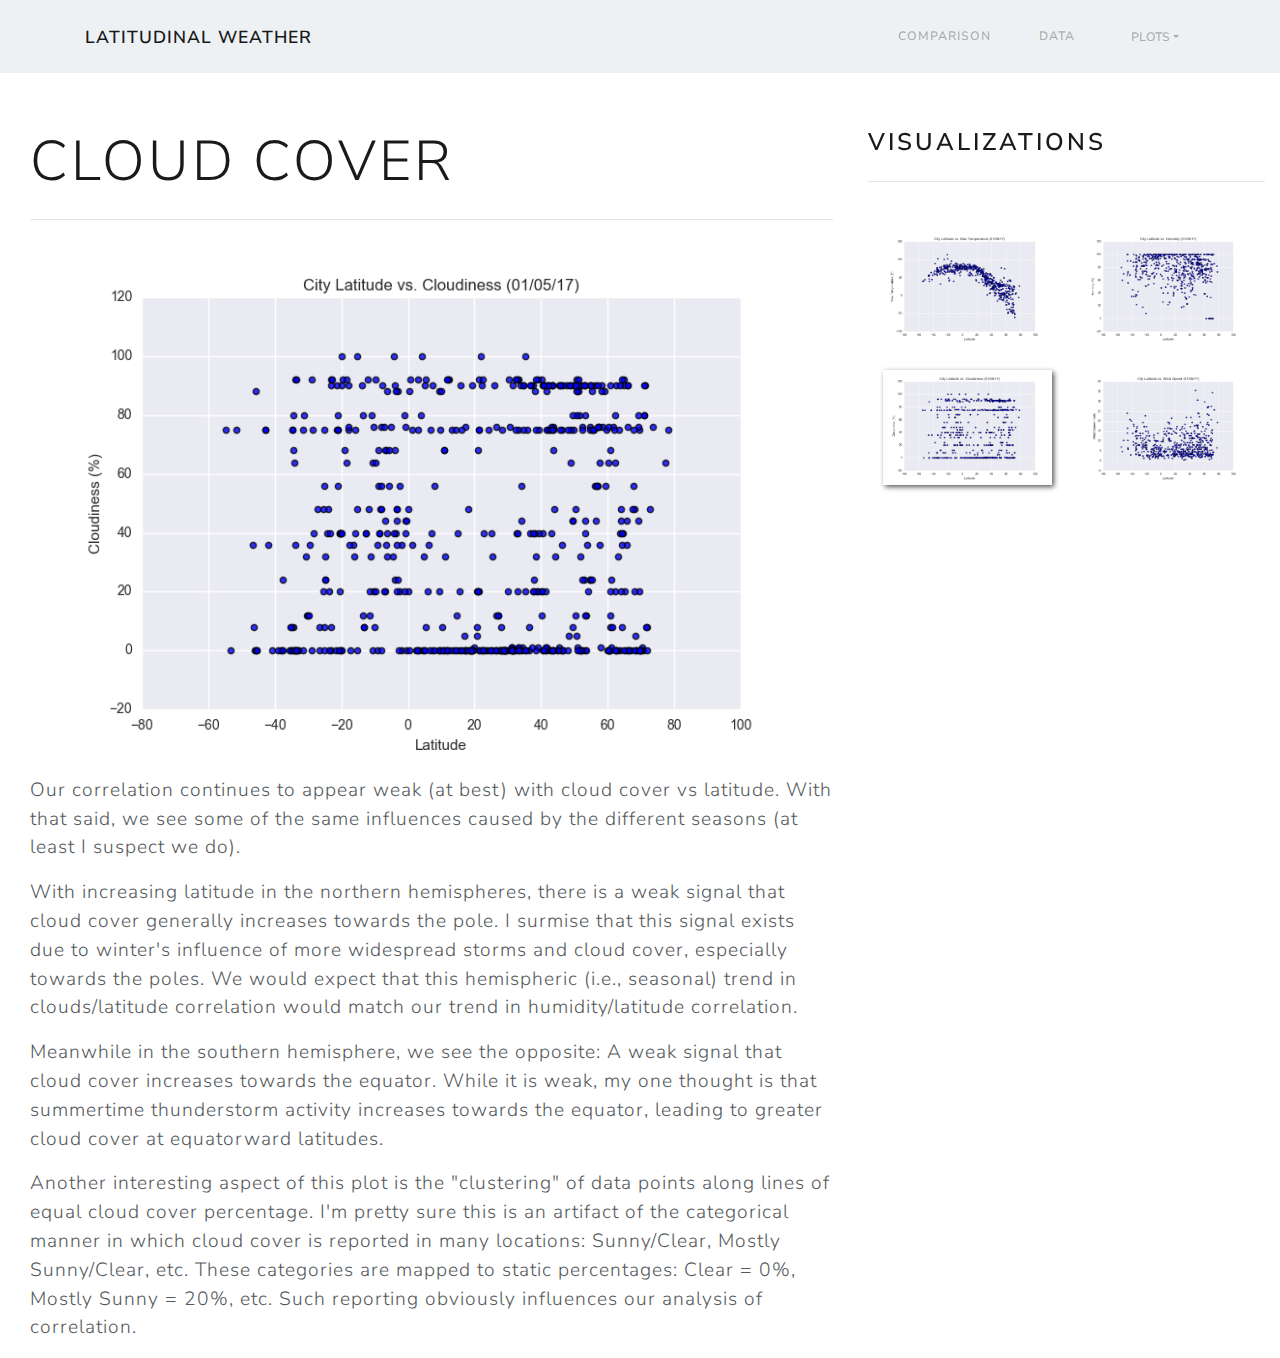
<file: WebVisualizations/visualizations/clouds.html>
<!DOCTYPE html>
<html lang="en">
<head>
<meta charset="UTF-8">
<meta name="viewport" content="width=device-width, initial-scale=1.0">
<meta http-equiv="X-UA-Compatible" content="ie=edge">
<link rel="stylesheet" href="../Resources/bootstrap.css">
<link rel="stylesheet" href="https://cdnjs.cloudflare.com/ajax/libs/font-awesome/5.11.2/css/all.min.css">
<link rel="stylesheet" href="../Resources/style.css">
<title>Latitudinal Weather</title>
</head>
<body>

    <nav class="navbar navbar-expand-lg navbar-light fixed-top py-3" id="mainNav">
        <div class="container">
          <a class="navbar-brand js-scroll-trigger" href="../index.html">Latitudinal Weather</a>
          <button class="navbar-toggler navbar-toggler-right" type="button" data-toggle="collapse" data-target="#navbarResponsive" aria-controls="navbarResponsive" aria-expanded="false" aria-label="Toggle navigation">
            <span class="navbar-toggler-icon"></span>
          </button>
          <div class="collapse navbar-collapse" id="navbarResponsive">
            
            <ul class="navbar-nav ml-auto my-2 my-lg-0">
              <li class="nav-item">
                <a class="nav-link js-scroll-trigger" href="../comparison.html">Comparison</a>
              </li>
              <li class="nav-item">
                <a class="nav-link js-scroll-trigger" href="../data.html">Data</a>
              </li>
            </ul>
            <div class="btn-group" role="group" aria-label="Button group with nested dropdown">
              <button type="button" class="btn dropdown-toggle nav-link" data-toggle="dropdown" aria-haspopup="true" aria-expanded="false">Plots</button>
              <div class="dropdown-menu" aria-labelledby="btnGroupDrop1" style="">
                <a class="dropdown-item" href="../visualizations/temp.html">Max Temp</a>
                <a class="dropdown-item" href="../visualizations/hum.html">Humidity</a>
                <a class="dropdown-item" href="../visualizations/clouds.html">Cloudiness</a>
                <a class="dropdown-item" href="../visualizations/wind.html">Wind Speed</a>
              </div>
            </div>
          </div>
        </div>
      </nav>

      <div class='container-fluid front-page'>
        <div class='col-md-8 mt-5' style="float: left">
          <h2 class="display-4">Cloud Cover</h2>
          <hr class="my-4">
          <img class='col-12 float-left' src='../assets/Fig3.png' alt='Visualization of Cloud Cover versus Latitude'>
          <p class="lead">
            Our correlation continues to appear weak (at best) with cloud cover vs latitude. With that said, we see some of the same influences caused by the different seasons (at least I suspect we do).
          </p>
          <p class="lead">
            With increasing latitude in the northern hemispheres, there is a weak signal that cloud cover generally increases towards the pole. I surmise that this signal exists due to winter's influence of more widespread storms and cloud cover, especially towards the poles. We would expect that this hemispheric (i.e., seasonal) trend in clouds/latitude correlation would match our trend in humidity/latitude correlation.
          </p>
          <p class="lead">
            Meanwhile in the southern hemisphere, we see the opposite: A weak signal that cloud cover increases towards the equator. While it is weak, my one thought is that summertime thunderstorm activity increases towards the equator, leading to greater cloud cover at equatorward latitudes.
          </p>
          <p class="lead">
            Another interesting aspect of this plot is the "clustering" of data points along lines of equal cloud cover percentage. I'm pretty sure this is an artifact of the categorical manner in which cloud cover is reported in many locations: Sunny/Clear, Mostly Sunny/Clear, etc. These categories are mapped to static percentages: Clear = 0%, Mostly Sunny = 20%, etc. Such reporting obviously influences our analysis of correlation.
          </p>
        </div>

        <div class='col-md-4 mt-5 viz-grid' style="float: right">
          <h3 class="display-5">Visualizations</h3>
          <hr class="my-4">
          <!--<a href='./plots/temp.html'>
            <img class='col-md-6 col-sm-3 float-left' src='./visualizations/Fig1.png' alt='Visualization of Temperature versus Latitude'>
          </a>
          <img class='col-md-6 col-sm-3 float-right' src='./visualizations/Fig2.png' alt='Visualization of Humidity versus Latitude'>
          <img class='col-md-6 col-sm-3 float-left mt-md-4' src='./visualizations/Fig3.png' alt='Visualization of Cloudiness versus Latitude'>
          <img class='col-md-6 col-sm-3 float-right mt-md-4' src='./visualizations/Fig4.png' alt='Visualization of Wind Speed versus Latitude'>-->
          
          <div class="col-md-6 col-sm-3 float-left mt-md-4">
            <div class="hovereffect">
                <img class="img-responsive col-md-12" src="../assets/Fig1.png" alt="">
                <div class="overlay">
                  <a href="../visualizations/temp.html">
                   <h2>vs Temp</h2>
                  </a>
                </div>
            </div>
          </div>

          <div class="col-md-6 col-sm-3 float-left mt-md-4">
            <div class="hovereffect">
                <img class="img-responsive col-md-12" src="../assets/Fig2.png" alt="">
                <div class="overlay">
                  <a href="../visualizations/hum.html">
                   <h2>vs Humidity</h2>
                  </a>
                </div>
            </div>
          </div>

          <div class="col-md-6 col-sm-3 float-left mt-md-4">
            <div class="hovereffect" style="box-shadow: 2px 2px 5px">
                <img class="img-responsive col-md-12" src="../assets/Fig3.png" alt="">
                <div class="overlay">
                  <a href="../visualizations/clouds.html">
                   <h2>vs Clouds</h2>
                  </a>
                </div>
            </div>
          </div>

          <div class="col-md-6 col-sm-3 float-left mt-md-4">
            <div class="hovereffect">
                <img class="img-responsive col-md-12" src="../assets/Fig4.png" alt="">
                <div class="overlay">
                  <a href="../visualizations/wind.html">
                   <h2>vs Wind</h2>
                  </a>
                </div>
            </div>
          </div>
        </div>

      </div>

<script src="https://cdnjs.cloudflare.com/ajax/libs/jquery/3.4.1/jquery.slim.min.js"></script>
<script src="https://cdnjs.cloudflare.com/ajax/libs/popper.js/1.16.0/umd/popper.min.js"></script>
<script src="https://cdnjs.cloudflare.com/ajax/libs/twitter-bootstrap/4.4.1/js/bootstrap.min.js"></script>
</body>
</html>
</file>
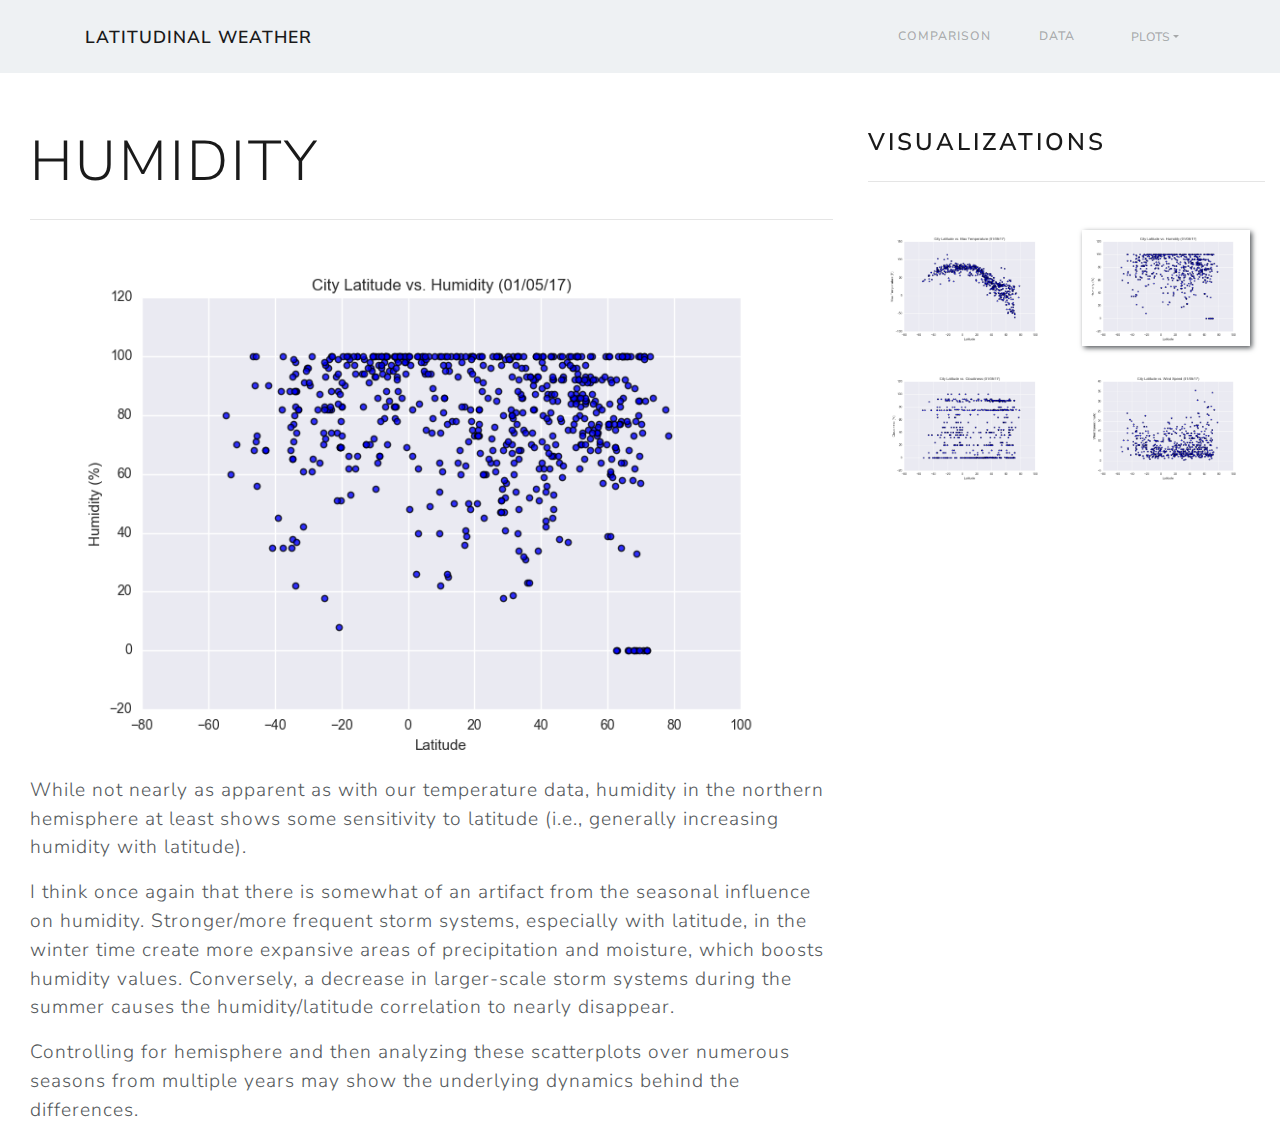
<file: WebVisualizations/visualizations/hum.html>
<!DOCTYPE html>
<html lang="en">
<head>
<meta charset="UTF-8">
<meta name="viewport" content="width=device-width, initial-scale=1.0">
<meta http-equiv="X-UA-Compatible" content="ie=edge">
<link rel="stylesheet" href="../Resources/bootstrap.css">
<link rel="stylesheet" href="https://cdnjs.cloudflare.com/ajax/libs/font-awesome/5.11.2/css/all.min.css">
<link rel="stylesheet" href="../Resources/style.css">
<title>Latitudinal Weather</title>
</head>
<body>

    <nav class="navbar navbar-expand-lg navbar-light fixed-top py-3" id="mainNav">
        <div class="container">
          <a class="navbar-brand js-scroll-trigger" href="../index.html">Latitudinal Weather</a>
          <button class="navbar-toggler navbar-toggler-right" type="button" data-toggle="collapse" data-target="#navbarResponsive" aria-controls="navbarResponsive" aria-expanded="false" aria-label="Toggle navigation">
            <span class="navbar-toggler-icon"></span>
          </button>
          <div class="collapse navbar-collapse" id="navbarResponsive">
            
            <ul class="navbar-nav ml-auto my-2 my-lg-0">
              <li class="nav-item">
                <a class="nav-link js-scroll-trigger" href="../comparison.html">Comparison</a>
              </li>
              <li class="nav-item">
                <a class="nav-link js-scroll-trigger" href="../data.html">Data</a>
              </li>
            </ul>
            <div class="btn-group" role="group" aria-label="Button group with nested dropdown">
              <button type="button" class="btn dropdown-toggle nav-link" data-toggle="dropdown" aria-haspopup="true" aria-expanded="false">Plots</button>
              <div class="dropdown-menu" aria-labelledby="btnGroupDrop1" style="">
                <a class="dropdown-item" href="../visualizations/temp.html">Max Temp</a>
                <a class="dropdown-item" href="../visualizations/hum.html">Humidity</a>
                <a class="dropdown-item" href="../visualizations/clouds.html">Cloudiness</a>
                <a class="dropdown-item" href="../visualizations/wind.html">Wind Speed</a>
              </div>
            </div>
          </div>
        </div>
      </nav>

      <div class='container-fluid front-page'>
        <div class='col-md-8 mt-5' style="float: left">
          <h2 class="display-4">Humidity</h2>
          <hr class="my-4">
          <img class='col-12 float-left' src='../assets/Fig2.png' alt='Visualization of Humidity versus Latitude'>
          <p class="lead">
            While not nearly as apparent as with our temperature data, humidity in the northern hemisphere at least shows some sensitivity to latitude (i.e., generally increasing humidity with latitude).
          </p>
          <p class="lead">
            I think once again that there is somewhat of an artifact from the seasonal influence on humidity. Stronger/more frequent storm systems, especially with latitude, in the winter time create more expansive areas of precipitation and moisture, which boosts humidity values. Conversely, a decrease in larger-scale storm systems during the summer causes the humidity/latitude correlation to nearly disappear.
          </p>
          <p class="lead">
            Controlling for hemisphere and then analyzing these scatterplots over numerous seasons from multiple years may show the underlying dynamics behind the differences.
          </p>
        </div>

        <div class='col-md-4 mt-5 viz-grid' style="float: right">
          <h3 class="display-5">Visualizations</h3>
          <hr class="my-4">
          <!--<a href='./plots/temp.html'>
            <img class='col-md-6 col-sm-3 float-left' src='./visualizations/Fig1.png' alt='Visualization of Temperature versus Latitude'>
          </a>
          <img class='col-md-6 col-sm-3 float-right' src='./visualizations/Fig2.png' alt='Visualization of Humidity versus Latitude'>
          <img class='col-md-6 col-sm-3 float-left mt-md-4' src='./visualizations/Fig3.png' alt='Visualization of Cloudiness versus Latitude'>
          <img class='col-md-6 col-sm-3 float-right mt-md-4' src='./visualizations/Fig4.png' alt='Visualization of Wind Speed versus Latitude'>-->
          
          <div class="col-md-6 col-sm-3 float-left mt-md-4">
            <div class="hovereffect">
                <img class="img-responsive col-md-12" src="../assets/Fig1.png" alt="">
                <div class="overlay">
                  <a href="../visualizations/temp.html">
                   <h2>vs Temp</h2>
                  </a>
                </div>
            </div>
          </div>

          <div class="col-md-6 col-sm-3 float-left mt-md-4">
            <div class="hovereffect" style="box-shadow: 2px 2px 5px">
                <img class="img-responsive col-md-12" src="../assets/Fig2.png" alt="">
                <div class="overlay">
                  <a href="../visualizations/hum.html">
                   <h2>vs Humidity</h2>
                  </a>
                </div>
            </div>
          </div>

          <div class="col-md-6 col-sm-3 float-left mt-md-4">
            <div class="hovereffect">
                <img class="img-responsive col-md-12" src="../assets/Fig3.png" alt="">
                <div class="overlay">
                  <a href="../visualizations/clouds.html">
                   <h2>vs Clouds</h2>
                  </a>
                </div>
            </div>
          </div>

          <div class="col-md-6 col-sm-3 float-left mt-md-4">
            <div class="hovereffect">
                <img class="img-responsive col-md-12" src="../assets/Fig4.png" alt="">
                <div class="overlay">
                  <a href="../visualizations/wind.html">
                   <h2>vs Wind</h2>
                  </a>
                </div>
            </div>
          </div>
        </div>

      </div>

<script src="https://cdnjs.cloudflare.com/ajax/libs/jquery/3.4.1/jquery.slim.min.js"></script>
<script src="https://cdnjs.cloudflare.com/ajax/libs/popper.js/1.16.0/umd/popper.min.js"></script>
<script src="https://cdnjs.cloudflare.com/ajax/libs/twitter-bootstrap/4.4.1/js/bootstrap.min.js"></script>
</body>
</html>
</file>
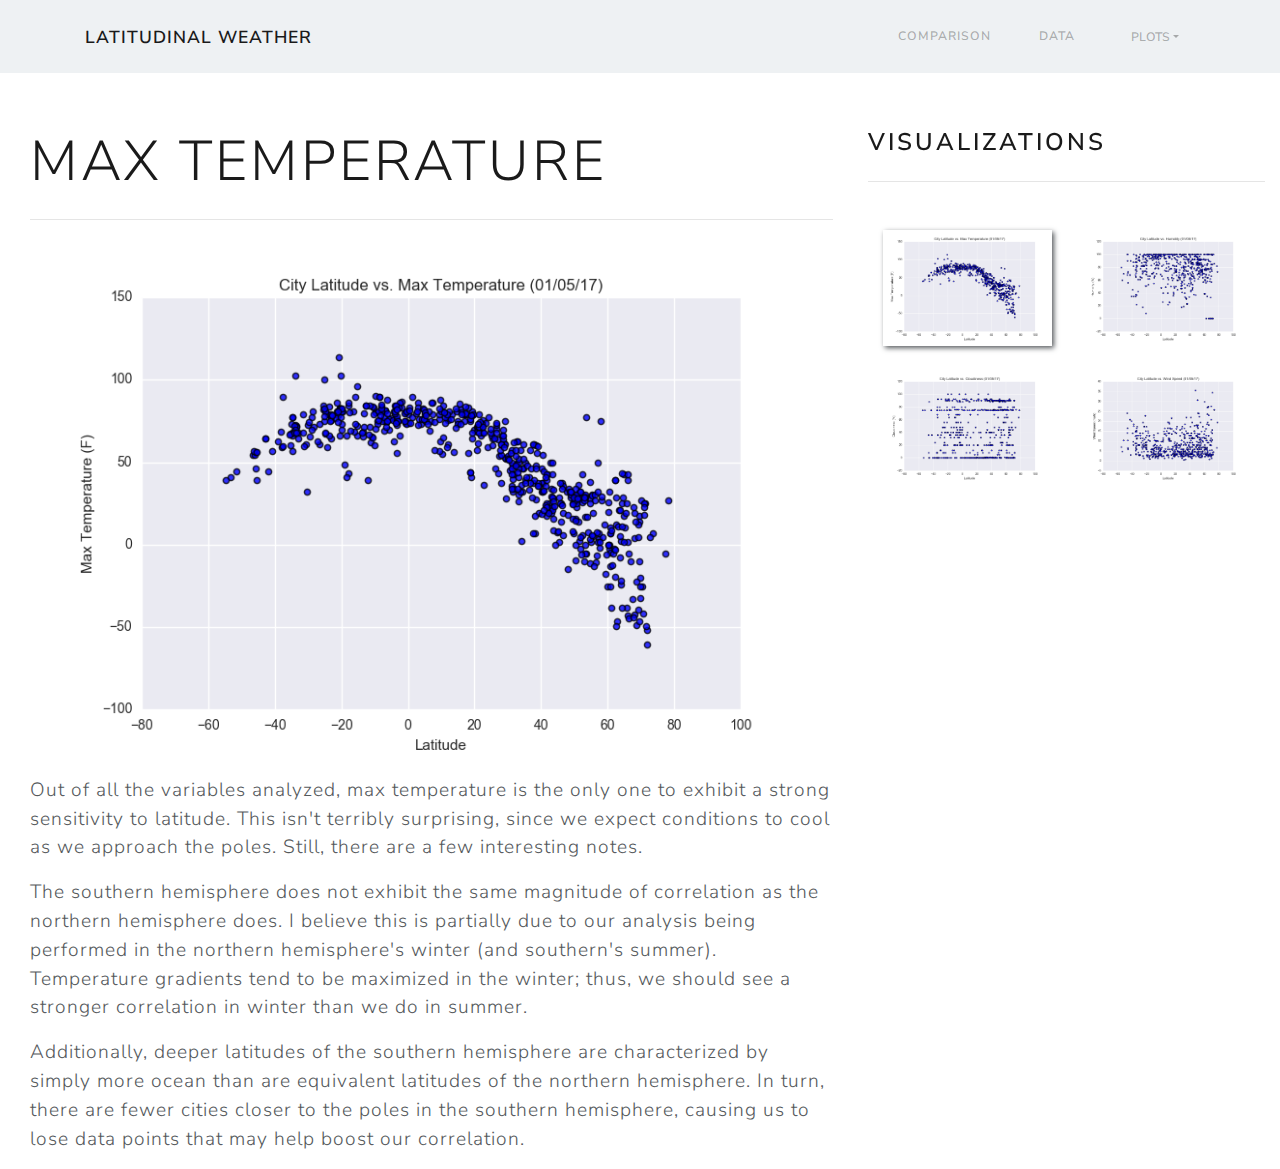
<file: WebVisualizations/visualizations/temp.html>
<!DOCTYPE html>
<html lang="en">
<head>
<meta charset="UTF-8">
<meta name="viewport" content="width=device-width, initial-scale=1.0">
<meta http-equiv="X-UA-Compatible" content="ie=edge">
<link rel="stylesheet" href="../Resources/bootstrap.css">
<link rel="stylesheet" href="https://cdnjs.cloudflare.com/ajax/libs/font-awesome/5.11.2/css/all.min.css">
<link rel="stylesheet" href="../Resources/style.css">
<title>Latitudinal Weather</title>
</head>
<body>

    <nav class="navbar navbar-expand-lg navbar-light fixed-top py-3" id="mainNav">
        <div class="container">
          <a class="navbar-brand js-scroll-trigger" href="../index.html">Latitudinal Weather</a>
          <button class="navbar-toggler navbar-toggler-right" type="button" data-toggle="collapse" data-target="#navbarResponsive" aria-controls="navbarResponsive" aria-expanded="false" aria-label="Toggle navigation">
            <span class="navbar-toggler-icon"></span>
          </button>
          <div class="collapse navbar-collapse" id="navbarResponsive">
            
            <ul class="navbar-nav ml-auto my-2 my-lg-0">
              <li class="nav-item">
                <a class="nav-link js-scroll-trigger" href="../comparison.html">Comparison</a>
              </li>
              <li class="nav-item">
                <a class="nav-link js-scroll-trigger" href="../data.html">Data</a>
              </li>
            </ul>
            <div class="btn-group" role="group" aria-label="Button group with nested dropdown">
              <button type="button" class="btn dropdown-toggle nav-link" data-toggle="dropdown" aria-haspopup="true" aria-expanded="false">Plots</button>
              <div class="dropdown-menu" aria-labelledby="btnGroupDrop1" style="">
                <a class="dropdown-item" href="../visualizations/temp.html">Max Temp</a>
                <a class="dropdown-item" href="../visualizations/hum.html">Humidity</a>
                <a class="dropdown-item" href="../visualizations/clouds.html">Cloudiness</a>
                <a class="dropdown-item" href="../visualizations/wind.html">Wind Speed</a>
              </div>
            </div>
          </div>
        </div>
      </nav>

      <div class='container-fluid front-page'>
        <div class='col-md-8 mt-5' style="float: left">
          <h2 class="display-4">Max Temperature</h2>
          <hr class="my-4">
          <img class='col-12 float-left' src='../assets/Fig1.png' alt='Visualization of Temperature versus Latitude'>
          <p class="lead">
              Out of all the variables analyzed, max temperature is the only one to exhibit a strong sensitivity to latitude. This isn't terribly surprising, since we expect conditions to cool as we approach the poles. Still, there are a few interesting notes.
          </p>
          <p class="lead">
            The southern hemisphere does not exhibit the same magnitude of correlation as the northern hemisphere does. I believe this is partially due to our analysis being performed in the northern hemisphere's winter (and southern's summer). Temperature gradients tend to be maximized in the winter; thus, we should see a stronger correlation in winter than we do in summer.
          </p>
          <p class="lead">
            Additionally, deeper latitudes of the southern hemisphere are characterized by simply more ocean than are equivalent latitudes of the northern hemisphere. In turn, there are fewer cities closer to the poles in the southern hemisphere, causing us to lose data points that may help boost our correlation.
          </p>
        </div>

        <div class='col-md-4 mt-5 viz-grid' style="float: right">
          <h3 class="display-5">Visualizations</h3>
          <hr class="my-4">
          <!--<a href='./plots/temp.html'>
            <img class='col-md-6 col-sm-3 float-left' src='./visualizations/Fig1.png' alt='Visualization of Temperature versus Latitude'>
          </a>
          <img class='col-md-6 col-sm-3 float-right' src='./visualizations/Fig2.png' alt='Visualization of Humidity versus Latitude'>
          <img class='col-md-6 col-sm-3 float-left mt-md-4' src='./visualizations/Fig3.png' alt='Visualization of Cloudiness versus Latitude'>
          <img class='col-md-6 col-sm-3 float-right mt-md-4' src='./visualizations/Fig4.png' alt='Visualization of Wind Speed versus Latitude'>-->
          
          <div class="col-md-6 col-sm-3 float-left mt-md-4">
            <div class="hovereffect" style="box-shadow: 2px 2px 5px">
                <img class="img-responsive col-md-12" src="../assets/Fig1.png" alt="">
                <div class="overlay">
                  <a href="../visualizations/temp.html">
                   <h2>vs Temp</h2>
                  </a>
                </div>
            </div>
          </div>

          <div class="col-md-6 col-sm-3 float-left mt-md-4">
            <div class="hovereffect">
                <img class="img-responsive col-md-12" src="../assets/Fig2.png" alt="">
                <div class="overlay">
                  <a href="../visualizations/hum.html">
                   <h2>vs Humidity</h2>
                  </a>
                </div>
            </div>
          </div>

          <div class="col-md-6 col-sm-3 float-left mt-md-4">
            <div class="hovereffect">
                <img class="img-responsive col-md-12" src="../assets/Fig3.png" alt="">
                <div class="overlay">
                  <a href="../visualizations/clouds.html">
                   <h2>vs Clouds</h2>
                  </a>
                </div>
            </div>
          </div>

          <div class="col-md-6 col-sm-3 float-left mt-md-4">
            <div class="hovereffect">
                <img class="img-responsive col-md-12" src="../assets/Fig4.png" alt="">
                <div class="overlay">
                  <a href="../visualizations/wind.html">
                   <h2>vs Wind</h2>
                  </a>
                </div>
            </div>
          </div>
        </div>

      </div>

<script src="https://cdnjs.cloudflare.com/ajax/libs/jquery/3.4.1/jquery.slim.min.js"></script>
<script src="https://cdnjs.cloudflare.com/ajax/libs/popper.js/1.16.0/umd/popper.min.js"></script>
<script src="https://cdnjs.cloudflare.com/ajax/libs/twitter-bootstrap/4.4.1/js/bootstrap.min.js"></script>
</body>
</html>
</file>
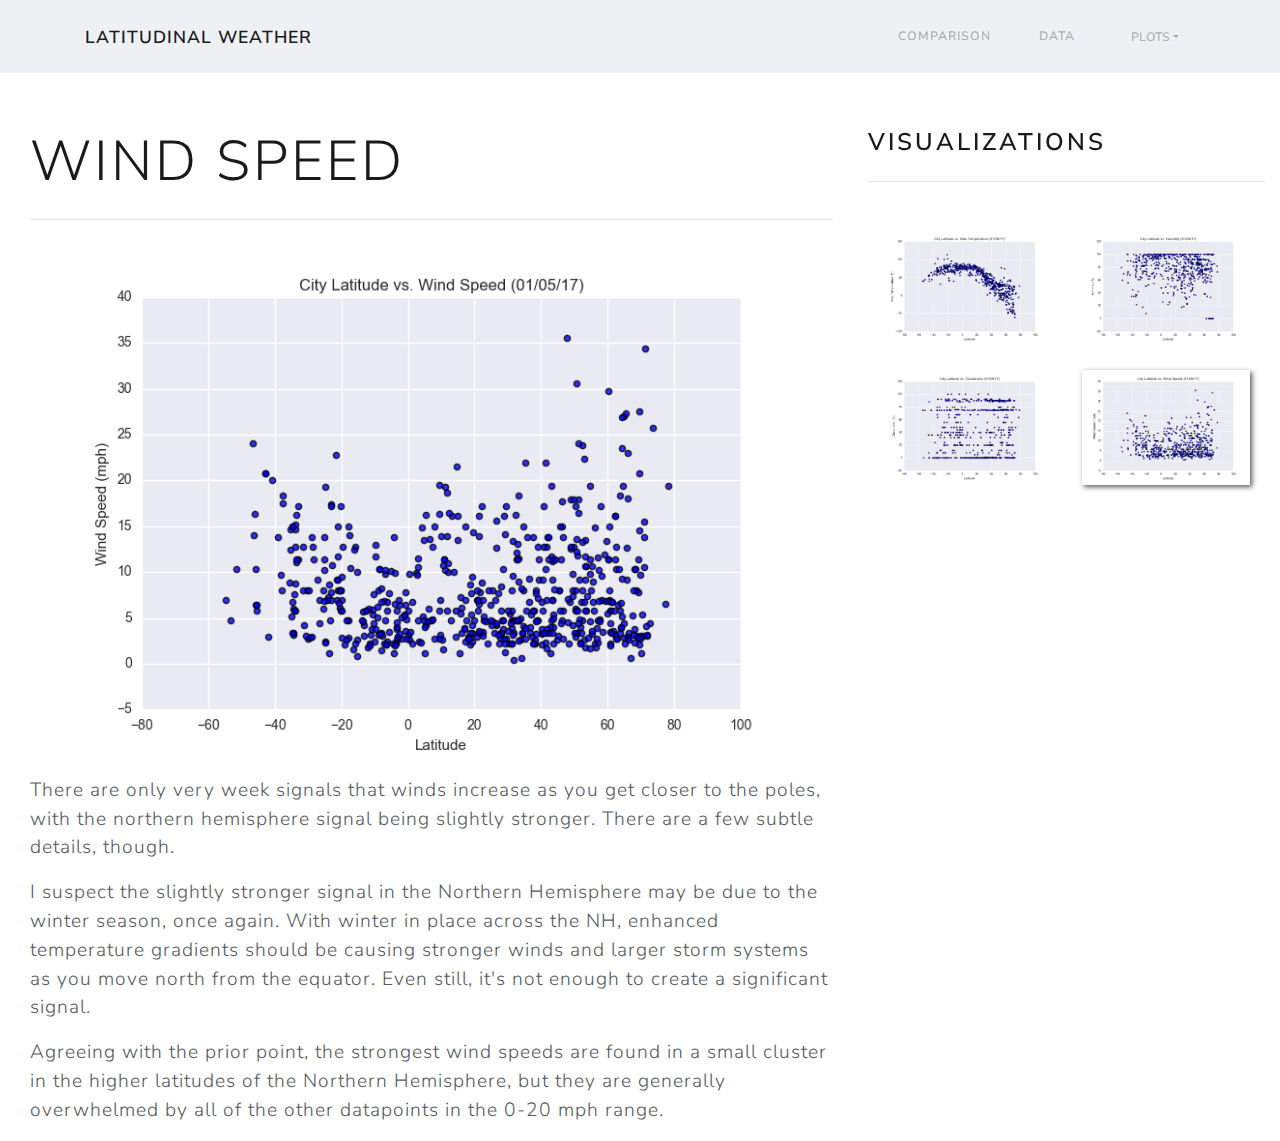
<file: WebVisualizations/visualizations/wind.html>
<!DOCTYPE html>
<html lang="en">
<head>
<meta charset="UTF-8">
<meta name="viewport" content="width=device-width, initial-scale=1.0">
<meta http-equiv="X-UA-Compatible" content="ie=edge">
<link rel="stylesheet" href="../Resources/bootstrap.css">
<link rel="stylesheet" href="https://cdnjs.cloudflare.com/ajax/libs/font-awesome/5.11.2/css/all.min.css">
<link rel="stylesheet" href="../Resources/style.css">
<title>Latitudinal Weather</title>
</head>
<body>

    <nav class="navbar navbar-expand-lg navbar-light fixed-top py-3" id="mainNav">
        <div class="container">
          <a class="navbar-brand js-scroll-trigger" href="../index.html">Latitudinal Weather</a>
          <button class="navbar-toggler navbar-toggler-right" type="button" data-toggle="collapse" data-target="#navbarResponsive" aria-controls="navbarResponsive" aria-expanded="false" aria-label="Toggle navigation">
            <span class="navbar-toggler-icon"></span>
          </button>
          <div class="collapse navbar-collapse" id="navbarResponsive">
            
            <ul class="navbar-nav ml-auto my-2 my-lg-0">
              <li class="nav-item">
                <a class="nav-link js-scroll-trigger" href="../comparison.html">Comparison</a>
              </li>
              <li class="nav-item">
                <a class="nav-link js-scroll-trigger" href="../data.html">Data</a>
              </li>
            </ul>
            <div class="btn-group" role="group" aria-label="Button group with nested dropdown">
              <button type="button" class="btn dropdown-toggle nav-link" data-toggle="dropdown" aria-haspopup="true" aria-expanded="false">Plots</button>
              <div class="dropdown-menu" aria-labelledby="btnGroupDrop1" style="">
                <a class="dropdown-item" href="../visualizations/temp.html">Max Temp</a>
                <a class="dropdown-item" href="../visualizations/hum.html">Humidity</a>
                <a class="dropdown-item" href="../visualizations/clouds.html">Cloudiness</a>
                <a class="dropdown-item" href="../visualizations/wind.html">Wind Speed</a>
              </div>
            </div>
          </div>
        </div>
      </nav>

      <div class='container-fluid front-page'>
        <div class='col-md-8 mt-5' style="float: left">
          <h2 class="display-4">Wind Speed</h2>
          <hr class="my-4">
          <img class='col-12 float-left' src='../assets/Fig4.png' alt='Visualization of Cloud Cover versus Latitude'>
          <p class="lead">
            There are only very week signals that winds increase as you get closer to the poles, with the northern hemisphere signal being slightly stronger. There are a few subtle details, though.
          </p>
          <p class="lead">
            I suspect the slightly stronger signal in the Northern Hemisphere may be due to the winter season, once again. With winter in place across the NH, enhanced temperature gradients should be causing stronger winds and larger storm systems as you move north from the equator. Even still, it's not enough to create a significant signal.
          </p>
          <p class="lead">
            Agreeing with the prior point, the strongest wind speeds are found in a small cluster in the higher latitudes of the Northern Hemisphere, but they are generally overwhelmed by all of the other datapoints in the 0-20 mph range.
          </p>
        </div>

        <div class='col-md-4 mt-5 viz-grid' style="float: right">
          <h3 class="display-5">Visualizations</h3>
          <hr class="my-4">
          <!--<a href='./plots/temp.html'>
            <img class='col-md-6 col-sm-3 float-left' src='./visualizations/Fig1.png' alt='Visualization of Temperature versus Latitude'>
          </a>
          <img class='col-md-6 col-sm-3 float-right' src='./visualizations/Fig2.png' alt='Visualization of Humidity versus Latitude'>
          <img class='col-md-6 col-sm-3 float-left mt-md-4' src='./visualizations/Fig3.png' alt='Visualization of Cloudiness versus Latitude'>
          <img class='col-md-6 col-sm-3 float-right mt-md-4' src='./visualizations/Fig4.png' alt='Visualization of Wind Speed versus Latitude'>-->
          
          <div class="col-md-6 col-sm-3 float-left mt-md-4">
            <div class="hovereffect">
                <img class="img-responsive col-md-12" src="../assets/Fig1.png" alt="">
                <div class="overlay">
                  <a href="../visualizations/temp.html">
                   <h2>vs Temp</h2>
                  </a>
                </div>
            </div>
          </div>

          <div class="col-md-6 col-sm-3 float-left mt-md-4">
            <div class="hovereffect">
                <img class="img-responsive col-md-12" src="../assets/Fig2.png" alt="">
                <div class="overlay">
                  <a href="../visualizations/hum.html">
                   <h2>vs Humidity</h2>
                  </a>
                </div>
            </div>
          </div>

          <div class="col-md-6 col-sm-3 float-left mt-md-4">
            <div class="hovereffect">
                <img class="img-responsive col-md-12" src="../assets/Fig3.png" alt="">
                <div class="overlay">
                  <a href="../visualizations/clouds.html">
                   <h2>vs Clouds</h2>
                  </a>
                </div>
            </div>
          </div>

          <div class="col-md-6 col-sm-3 float-left mt-md-4">
            <div class="hovereffect" style="box-shadow: 2px 2px 5px">
                <img class="img-responsive col-md-12" src="../assets/Fig4.png" alt="">
                <div class="overlay">
                  <a href="../visualizations/wind.html">
                   <h2>vs Wind</h2>
                  </a>
                </div>
            </div>
          </div>
        </div>

      </div>

<script src="https://cdnjs.cloudflare.com/ajax/libs/jquery/3.4.1/jquery.slim.min.js"></script>
<script src="https://cdnjs.cloudflare.com/ajax/libs/popper.js/1.16.0/umd/popper.min.js"></script>
<script src="https://cdnjs.cloudflare.com/ajax/libs/twitter-bootstrap/4.4.1/js/bootstrap.min.js"></script>
</body>
</html>
</file>
<file: WebVisualizations/Resources/style.css>
@media (min-width: 768px) {
  .viz-grid {
    position:fixed;
    right: 0;
  }
}

.btn:hover {
    color: black;
}

.front-page {
    margin-top: 80px;
}

.comparison-page {
    margin-top: 120px;
}

img:hover {
    box-shadow: black;
}

.viz-grid img {
    padding: 0;
}

.hovereffect {
    width: 100%;
    height: 100%;
    float: left;
    overflow: hidden;
    position: relative;
    text-align: center;
    cursor: default;
  }
  
  .hovereffect .overlay {
    width: 100%;
    height: 100%;
    position: absolute;
    overflow: hidden;
    top: 0;
    left: 0;
  }
  
  .hovereffect img {
    display: block;
    position: relative;
    -webkit-transition: all 0.4s ease-in;
    transition: all 0.4s ease-in;
  }
  
  .hovereffect:hover img {
    filter: url('data:image/svg+xml;charset=utf-8,<svg xmlns="http://www.w3.org/2000/svg"><filter id="filter"><feColorMatrix type="matrix" color-interpolation-filters="sRGB" values="0.2126 0.7152 0.0722 0 0 0.2126 0.7152 0.0722 0 0 0.2126 0.7152 0.0722 0 0 0 0 0 1 0" /><feGaussianBlur stdDeviation="3" /></filter></svg>#filter');
    filter: grayscale(1) blur(3px);
    -webkit-filter: grayscale(1) blur(3px);
    -webkit-transform: scale(1.2);
    -ms-transform: scale(1.2);
    transform: scale(1.2);
  }
  
  .hovereffect h2 {
    text-transform: uppercase;
    text-align: center;
    position: relative;
    font-size: 17px;
    padding: 10px;
    background: rgba(0, 0, 0, 0.6);
  }
  
  .hovereffect a.info {
    display: inline-block;
    text-decoration: none;
    padding: 7px 14px;
    border: 1px solid #fff;
    margin: 50px 0 0 0;
    background-color: transparent;
  }
  
  .hovereffect a.info:hover {
    box-shadow: 0 0 5px #fff;
  }
  
  .hovereffect a.info, .hovereffect h2 {
    -webkit-transform: scale(0.7);
    -ms-transform: scale(0.7);
    transform: scale(0.7);
    -webkit-transition: all 0.4s ease-in;
    transition: all 0.4s ease-in;
    opacity: 0;
    filter: alpha(opacity=0);
    color: #fff;
    text-transform: uppercase;
  }
  
  .hovereffect:hover a.info, .hovereffect:hover h2 {
    opacity: 1;
    filter: alpha(opacity=100);
    -webkit-transform: scale(1);
    -ms-transform: scale(1);
    transform: scale(1);
  }
</file>
